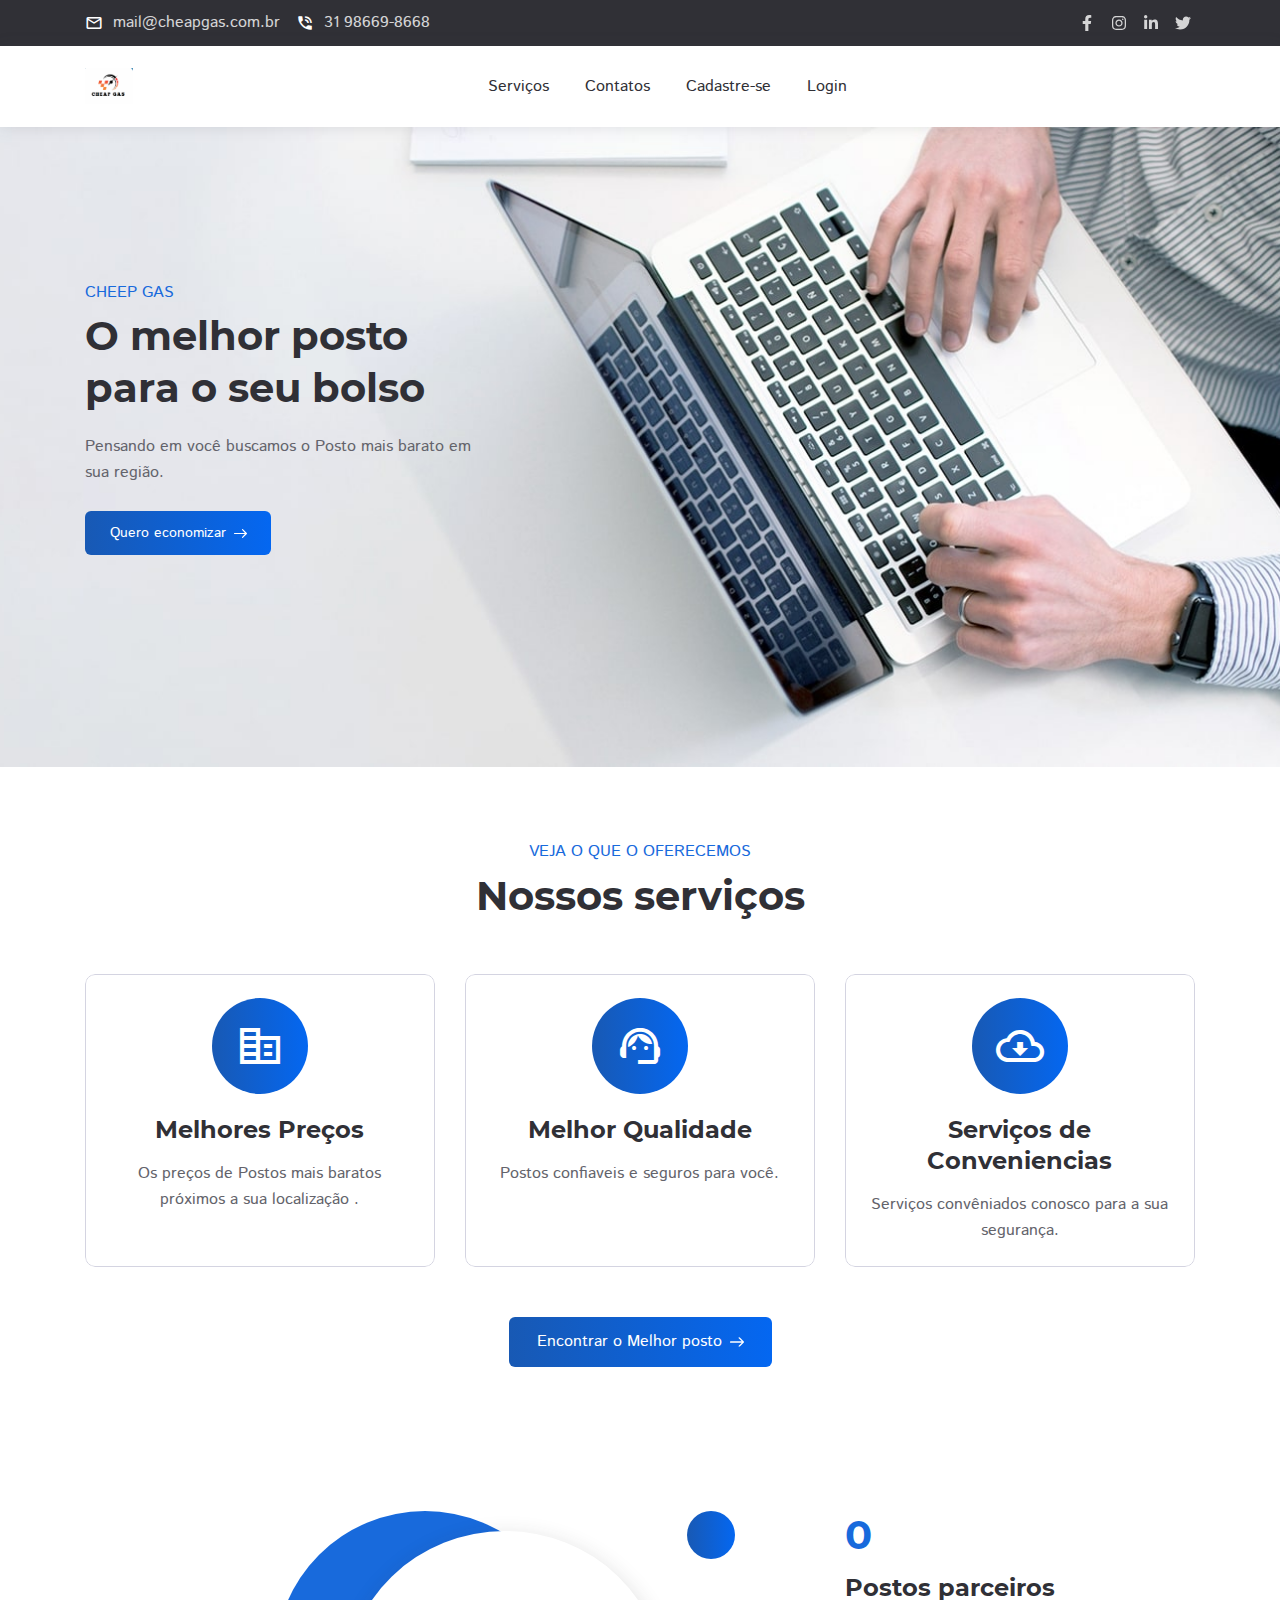
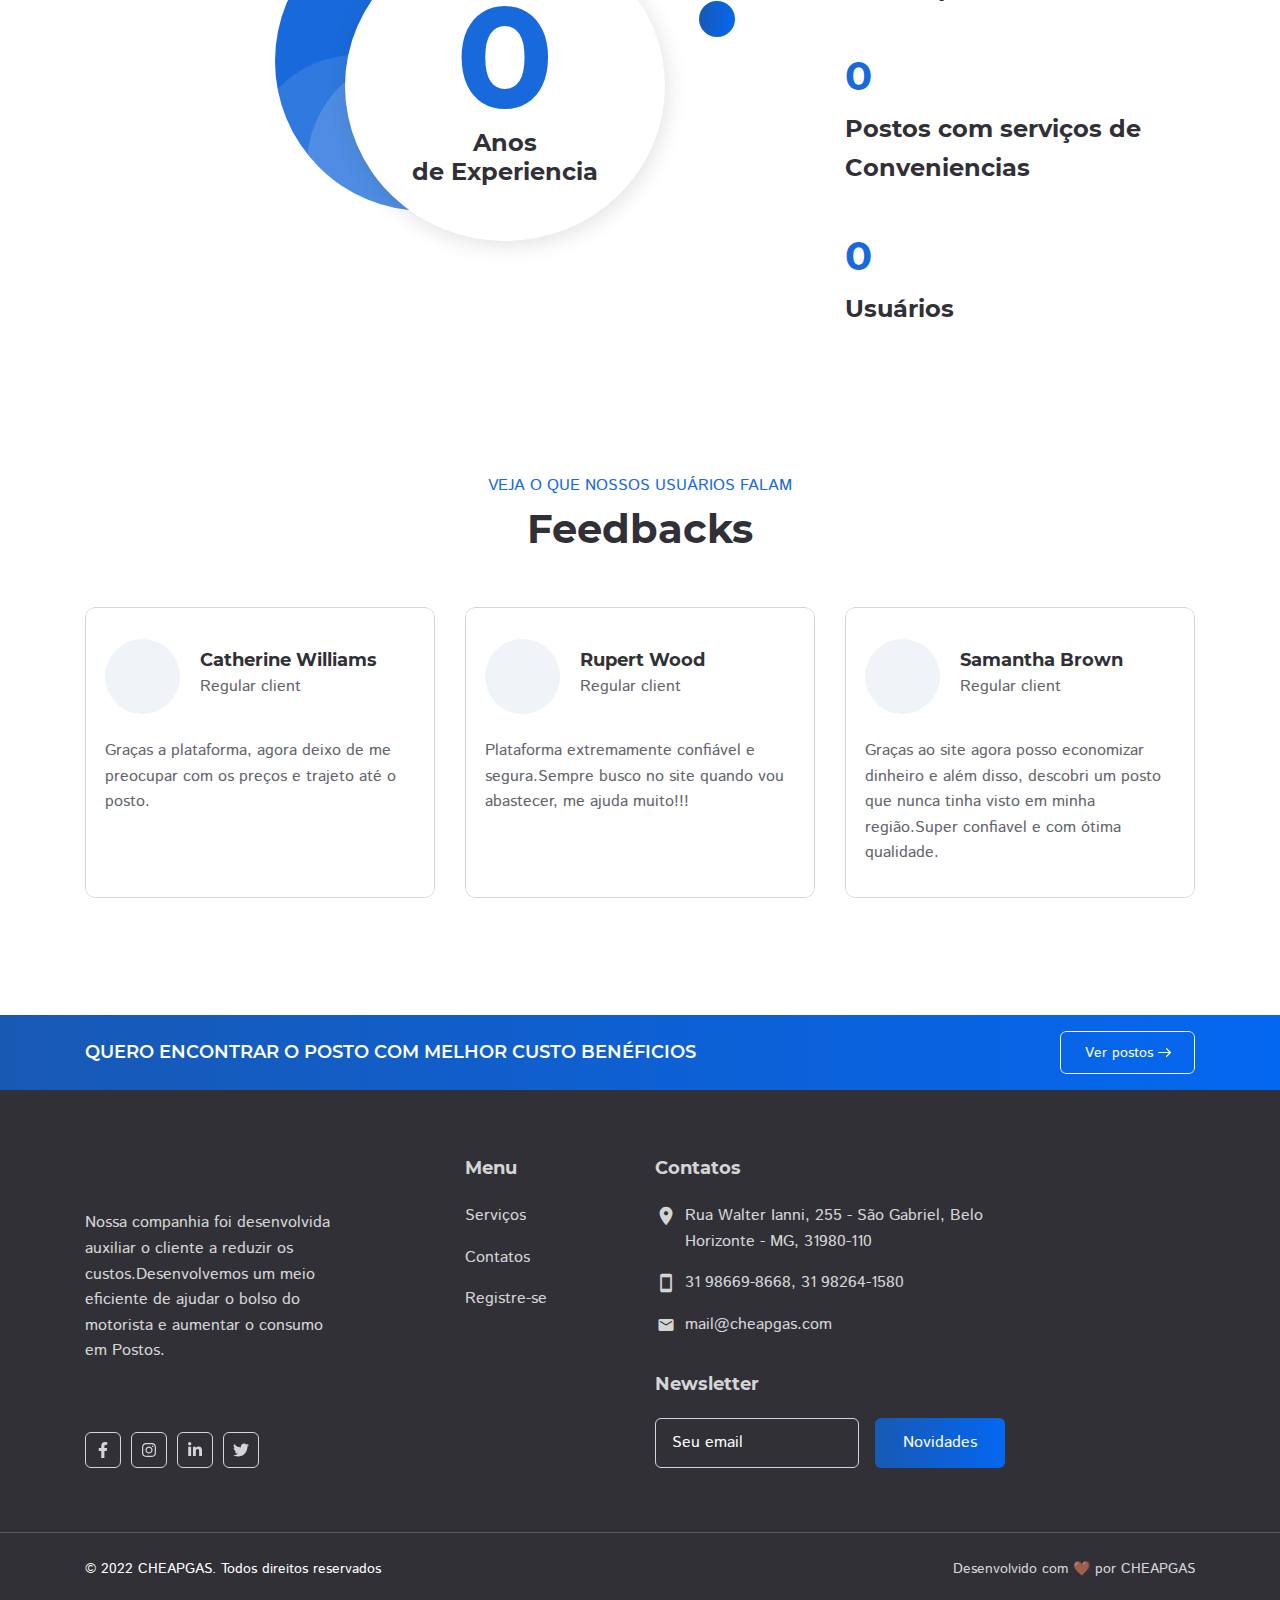
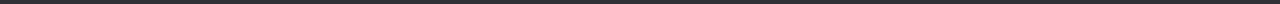
<file: código/index.html>
<!DOCTYPE html><html lang="en">

<head>

    <meta charset="utf-8">

    <title> Cheap Gas </title>
		
	
    <meta name="description" content="Description">
    <meta http-equiv="X-UA-Compatible" content="IE=edge">
    <meta name="viewport" content="width=device-width, initial-scale=1, maximum-scale=2">
        
    <link rel="icon" href="assets/img/favicon/favicon.ico" type="image/x-icon"> 

    <link rel="stylesheet" href="assets/css/libs.css">

    <link rel="stylesheet" href="assets/css/style.css">
    


    
    <link rel="preload" href="assets/fonts/istok-web-v15-latin/istok-web-v15-latin-regular.woff2" as="font" type="font/woff2" crossorigin>
<link rel="preload" href="assets/fonts/istok-web-v15-latin/istok-web-v15-latin-700.woff2" as="font" type="font/woff2" crossorigin>
<link rel="preload" href="assets/fonts/montserrat-v15-latin/montserrat-v15-latin-700.woff2" as="font" type="font/woff2" crossorigin>
<link rel="preload" href="assets/fonts/montserrat-v15-latin/montserrat-v15-latin-600.woff2" as="font" type="font/woff2" crossorigin>

<link rel="preload" href="assets/fonts/material-icons/material-icons.woff2" as="font" type="font/woff2" crossorigin>
<link rel="preload" href="assets/fonts/material-icons/material-icons-outlined.woff2" as="font" type="font/woff2" crossorigin>

</head>

<body>

	<main class="main">
		
		<div class="main-inner">

			<!-- Begin mobile main menu -->
<nav class="mmm">
    <div class="mmm-content">
        <ul class="mmm-list">
            <li><a href="registrar.html">Registrar</a></li>
            <li><a href="login.html">Login</a></li>
            <li><a href="#servico">Serviços</a></li>
            
            <li><a href="#contato">Contatos</a></li>
            


        </ul>
    </div>
   
</nav><!-- End mobile main menu -->



<!-- Begin header -->
<header class="header">
    <!-- Begin header top -->
    <nav class="header-top">
        <div class="container">
            <div class="row align-items-center justify-content-between">
                <div class="col-auto">
                    <!-- Begin header top info -->
                    <ul class="header-top-info">
                        <li>
                            <a href="mailto:mail@example.com">
                                <i class="material-icons md-18">mail_outline</i>
                                <span>mail@cheapgas.com.br</span>
                            </a>
                        </li>
                        <li>
                            <a href="mailto:mail@example.com" class="formingHrefTel">
                                <i class="material-icons md-18">phone_in_talk</i>
                                <span>31 98669-8668</span>
                            </a>
                        </li>
                    </ul><!-- Ennd header top info -->
                </div>
                <div class="col-auto">
                    <div class="header-top-links">
                        <!-- Begin social links -->
                        <ul class="social-links">
                            <li>
                                <a href="#!" title="Facebook">
                                    <svg viewBox="0 0 320 512"><use xlink:href="assets/img/sprite.svg#facebook-icon"></use></svg>
                                </a>
                            </li>
                            <li>
                                <a href="#!" title="Instagram">
                                    <svg viewBox="0 0 448 512"><use xlink:href="assets/img/sprite.svg#instagram-icon"></use></svg>
                                </a>
                            </li>
                            <li>
                                <a href="#!" title="LinkedIn">
                                    <svg viewBox="0 0 448 512"><use xlink:href="assets/img/sprite.svg#linkedin-icon"></use></svg>
                                </a>
                            </li>
                            <li>
                                <a href="#!" title="Twitter">
                                    <svg viewBox="0 0 512 512"><use xlink:href="assets/img/sprite.svg#twitter-icon"></use></svg>
                                </a>
                            </li>
                        </ul><!-- End social links -->
                    </div>
                </div>
            </div>
        </div>
    </nav><!-- End header top -->
    <!-- Begin header fixed -->
    <nav class="header-fixed">
        <div class="container">
            <div class="row flex-nowrap align-items-center justify-content-between">
                <div class="col-auto d-block d-lg-none header-fixed-col">
                    <div class="main-mnu-btn">
                        <span class="bar bar-1"></span>
                        <span class="bar bar-2"></span>
                        <span class="bar bar-3"></span>
                        <span class="bar bar-4"></span>
                    </div>
                </div>
                <div class="col-auto header-fixed-col">
                    <!-- Begin logo -->
                    <a href="/" class="logo" title="CheapGas">
                        <img src="assets/img/logo.png" width="115" height="36" alt="CheapGas">
                    </a><!-- End logo -->
                </div>
                <div class="col-auto header-fixed-col d-none d-lg-block col-static">
                    <!-- Begin main menu -->
<nav class="main-mnu">
    <ul class="main-mnu-list">
        <li><a href="#servico" data-title="Serviços"><span>Serviços</span></a></li>
        
        <li><a href="#contato" data-title="Contatos"><span>Contatos</span></a></li> 
        <li><a href="registrar.html" data-title="Cadastre-se"><span>Cadastre-se</span></a></li>
        <li><a href="login.html" data-title="Login"><span>Login</span></a></li>


    </ul>
</nav><!-- End main menu -->
                </div>
                <div class="col-auto header-fixed-col col-static">
                    <!-- Begin header actions -->
                    <ul class="header-actions">
                       
                        <li class="d-block d-lg-none">
                            <div class="header-navbar">
                                <div class="header-navbar-btn">
                                    <i class="material-icons md-24">more_vert</i>
                                </div>
                                <ul class="header-navbar-content">
                                    <li>
                                        <a href="mailto:mail@example.com">
                                            <i class="material-icons md-20">mail_outline</i>
                                            <span>mail@example.com</span>
                                        </a>
                                    </li>
                                    <li>
                                        <a href="mailto:mail@example.com" class="formingHrefTel">
                                            <i class="material-icons md-20">support_agent</i>
                                            <span>1-888-777-1234</span>
                                        </a>
                                    </li>
                                    <li>
                                        <!-- Begin social links -->
                                        <ul class="social-links">
                                            <li>
                                                <a href="#!" title="Facebook">
                                                    <svg viewBox="0 0 320 512"><use xlink:href="assets/img/sprite.svg#facebook-icon"></use></svg>
                                                </a>
                                            </li>
                                            <li>
                                                <a href="#!" title="Instagram">
                                                    <svg viewBox="0 0 448 512"><use xlink:href="assets/img/sprite.svg#instagram-icon"></use></svg>
                                                </a>
                                            </li>
                                            <li>
                                                <a href="#!" title="LinkedIn">
                                                    <svg viewBox="0 0 448 512"><use xlink:href="assets/img/sprite.svg#linkedin-icon"></use></svg>
                                                </a>
                                            </li>
                                            <li>
                                                <a href="#!" title="Twitter">
                                                    <svg viewBox="0 0 512 512"><use xlink:href="assets/img/sprite.svg#twitter-icon"></use></svg>
                                                </a>
                                            </li>
                                        </ul><!-- End social links -->
                                    </li>
                                </ul>
                            </div>
                        </li><!-- End header navbar -->
                    </ul><!-- End header actions -->
                </div>
            </div>
        </div>
    </nav><!-- End header fixed -->
</header><!-- End header -->

			<!-- Begin intro -->
<div class="section-bgc intro">
    <div class="intro-slider">
        <div class="intro-item" style="background-image: url(assets/img/intro-img1.jpg);">
            <div class="container">
                <div class="row">
                    <div class="col">
                        <div class="intro-content">
                            <div class="section-heading shm-none">
                                <div class="section-subheading">Cheep Gas</div>
                                <h1>O melhor posto<br> para o seu bolso</h1>
                                <p class="section-desc">Pensando em você buscamos o Posto mais barato em sua região.</p>
                            </div>
                            <div class="wrap-btn intro-btns">
                                <a href="registrar.html" class="btn btn-with-icon btn-small ripple">
                                    <span>Quero economizar</span>
                                    <svg class="btn-icon-right" viewBox="0 0 13 9" width="13" height="9"><use xlink:href="assets/img/sprite.svg#arrow-right"></use></svg>
                                </a>
                                
                            </div>
                        </div>
                    </div>
                </div>
            </div>
        </div>
    </div>
</div><!-- End intro -->

			<!-- Begin services -->
<section class="section services">
    <div class="container">
        <div class="row">
            <div class="col-12" id="servico">
                <div class="section-heading heading-center">
                    <div class="section-subheading"> Veja o que o oferecemos</div>
                    <h2>Nossos serviços</h2>
                </div> 
            </div>
            <div class="col-lg-4 col-md-6 col-12 item">
                <a href="single-services.html" class="iitem item-style">
                    <div class="iitem-icon">
                        <i class="material-icons material-icons-outlined md-48">corporate_fare</i>
                    </div>
                    <div class="iitem-icon-bg">
                        <i class="material-icons material-icons-outlined">corporate_fare</i>
                    </div>
                    <h3 class="iitem-heading item-heading-large">Melhores Preços</h3>
                    <div class="iitem-desc">Os preços de Postos mais baratos próximos a sua localização .</div>
                </a>
            </div>
            <div class="col-lg-4 col-md-6 col-12 item">
                <a href="single-services.html" class="iitem item-style">
                    <div class="iitem-icon">
                        <i class="material-icons material-icons-outlined md-48">support_agent</i>
                    </div>
                    <div class="iitem-icon-bg">
                        <i class="material-icons material-icons-outlined">support_agent</i>
                    </div>
                    <h3 class="iitem-heading item-heading-large">Melhor Qualidade</h3>
                    <div class="iitem-desc">Postos confiaveis e seguros para você.</div>
                </a>
            </div>
            <div class="col-lg-4 col-md-12 col-12 item">
                <a href="single-services.html" class="iitem item-style">
                    <div class="iitem-icon">
                        <i class="material-icons material-icons-outlined md-48">cloud_download</i>
                    </div>
                    <div class="iitem-icon-bg">
                        <i class="material-icons material-icons-outlined">cloud_download</i>
                        
                    </div>
                    
                    <h3 class="iitem-heading item-heading-large">Serviços de Conveniencias</h3>
                    <div class="iitem-desc">Serviços convêniados conosco para a sua segurança.
                        
                    </div>
                    
                </a>
            </div>
            <div class="col-12">
                <div class="section-btns justify-content-center">
                    <a href="registrar.html" class="btn btn-with-icon btn-w240 ripple">
                        <span>Encontrar o Melhor posto </span>
                        <svg class="btn-icon-right" viewBox="0 0 13 9" width="13" height="9"><use xlink:href="assets/img/sprite.svg#arrow-right"></use></svg>
                    </a>
                </div>
            </div>
        </div>
    </div>
</section><!-- End services -->



			<!-- Begin counter section -->
<section class="section">
    <div class="container">
        <div class="row spincrement-container">
            <div class="col-xl-5 offset-xl-2 col-lg-6 offset-lg-1 col-12">
                <div class="main-counter">
                    <div class="main-counter-item">
                        <div class="main-counter-item-center">
                            <div>
                                <div class="main-counter-numb spincrement" data-from="0" data-to="2">0</div>
                                <div class="main-counter-heading">Anos <br> de Experiencia</div>
                            </div>
                        </div>
                        <div class="main-counter-item-circ"></div>
                    </div>
                </div>
            </div>
            <div class="col-xl-4 offset-xl-1 col-lg-3 offset-lg-1 col-12 counter-items items">
                <div class="counter-item item">
                    <div class="counter-item-numb"><span class="spincrement" data-from="0"  data-to="520">0</span></div>
                    <p class="counter-item-heading">Postos parceiros</p>
                </div>
                <div class="counter-item item">
                    <div class="counter-item-numb spincrement" data-from="0" data-to="40">0</div>
                    <p class="counter-item-heading">Postos com serviços de Conveniencias</p>
                </div>
                <div class="counter-item item">
                    <div class="counter-item-numb spincrement" data-from="0" data-to="1600">0</div>
                    <p class="counter-item-heading">Usuários</p>
                </div>
            </div>
        </div>
    </div>
</section><!-- End counter section -->  
           
<section class="section">
    <div class="container">
        <div class="row">
            <div class="col-12">
                <div class="section-heading heading-center">
                    <div class="section-subheading">Veja o que nossos usuários falam</div>
                    <h2>Feedbacks</h2>
                </div> 
            </div>
            <div class="col-lg-4 col-md-6 col-12 item">
                <!-- Begin reviews item -->
                <div class="reviews-item item-style">
                    <div class="reviews-item-header">
                        <div class="reviews-item-img">
                            <img data-src="assets/img/auth-img-1.jpg" class="lazy" src="[data-uri]" alt="">
                        </div>
                        <div class="reviews-item-info">
                            <h4 class="reviews-item-name item-heading">Catherine Williams</h4>
                            <div class="reviews-item-position">Regular client</div>
                        </div>
                    </div>
                    <div class="reviews-item-text">
                        <p>Graças a plataforma, agora deixo de me preocupar com os preços e trajeto até o posto.</p>
                    </div>
                </div><!-- End reviews item -->
            </div>
            <div class="col-lg-4 col-md-6 col-12 item">
                <!-- Begin reviews item -->
                <div class="reviews-item item-style">
                    <div class="reviews-item-header">
                        <div class="reviews-item-img">
                            <img data-src="assets/img/auth-img-2.jpg" class="lazy" src="[data-uri]" alt="">
                        </div>
                        <div class="reviews-item-info">
                            <h4 class="reviews-item-name item-heading">Rupert Wood</h4>
                            <div class="reviews-item-position">Regular client</div>
                        </div>
                    </div>
                    <div class="reviews-item-text">
                        <p>Plataforma extremamente confiável e segura.Sempre busco no site quando vou abastecer, me ajuda muito!!!</p>
                    </div>
                </div><!-- End reviews item -->
            </div>
            <div class="col-lg-4 col-md-12 col-12 item">
                <!-- Begin reviews item -->
                <div class="reviews-item item-style">
                    <div class="reviews-item-header">
                        <div class="reviews-item-img">
                            <img data-src="assets/img/auth-img-3.jpg" class="lazy" src="[data-uri]" alt="">
                        </div>
                        <div class="reviews-item-info">
                            <h4 class="reviews-item-name item-heading">Samantha Brown</h4>
                            <div class="reviews-item-position">Regular client</div>
                        </div>
                    </div>
                    <div class="reviews-item-text">
                        <p>Graças ao site agora posso economizar dinheiro e além disso, descobri um posto que nunca tinha visto em minha região.Super confiavel e com ótima qualidade.</p>
                    </div>
                </div><!-- End reviews item -->
            </div>
        </div>
    </div>
</section><!-- End reviews -->

			<!-- Begin latest news -->

		</div>

		<a class="bff d-none d-md-block" href="registrar.html">
    <div class="container">
        <div class="row">
            <div class="col">
                <div class="bff-container">
                    <p>Quero encontrar o posto com melhor custo  benéficios</p>
                    <div class="btn btn-border btn-small">
                        <span href="registrar.html">Ver postos</span>
                        <svg class="btn-icon-right" viewBox="0 0 13 9" width="13" height="9"><use xlink:href="assets/img/sprite.svg#arrow-right"></use></svg>
                    </div>
                </div>
            </div>
        </div>
    </div>
</a>

<!-- Begin footer -->
<footer class="footer">
    <div class="footer-main">
        <div class="container">
            <div class="row items">
                <div class="col-xl-3 col-lg-3 col-md-5 col-12 item">
                    <!-- Begin company info -->
                    <div class="footer-company-info">
                        <div class="footer-company-top">
                            <a href="/" class="logo" title="CheapGas">
                                <img data-src="assets/img/logo.png" width="115" height="36" class="lazy" src="[data-uri]" alt="CheapGas">
                            </a>
                            <div class="footer-company-desc">
                                <p>Nossa companhia foi desenvolvida auxiliar o cliente a reduzir os custos.Desenvolvemos um meio eficiente de ajudar o bolso do motorista e aumentar o consumo em Postos.</p>
                            </div>
                        </div>
                        <ul class="footer-social-links">
                            <li>
                                <a href="#!" title="Facebook">
                                    <svg viewBox="0 0 320 512">
                                        <use xlink:href="assets/img/sprite.svg#facebook-icon"></use>
                                    </svg>
                                </a>
                            </li>
                            <li>
                                <a href="#!" title="Instagram">
                                    <svg viewBox="0 0 448 512">
                                        <use xlink:href="assets/img/sprite.svg#instagram-icon"></use>
                                    </svg>
                                </a>
                            </li>
                            <li>
                                <a href="#!" title="LinkedIn">
                                    <svg viewBox="0 0 448 512">
                                        <use xlink:href="assets/img/sprite.svg#linkedin-icon"></use>
                                    </svg>
                                </a>
                            </li>
                            <li>
                                <a href="#!" title="Twitter">
                                    <svg viewBox="0 0 512 512">
                                        <use xlink:href="assets/img/sprite.svg#twitter-icon"></use>
                                    </svg>
                                </a>
                            </li>
                        </ul>
                    </div>
                    <!-- End company info -->
                </div>
                <div class="col-xl-2 offset-xl-1 col-md-3 col-5 col-lg-2 item">
                    <div class="footer-item">
                        <p class="footer-item-heading">Menu</p>
                        <nav class="footer-nav">
                            <ul class="footer-mnu">
                                <li><a href="#servico" class="hover-link" data-title="Services"><span>Serviços</span></a></li>
                               
                                <li><a href="#contato" class="hover-link" data-title="Contact Us"><span>Contatos</span></a></li>
                                <li><a href="registrar.html" class="hover-link" data-title="Contact Us"><span>Registre-se</span></a></li>

                            </ul>
                        </nav>
                    </div>
                </div>
                
                <div class="col-xs-4 col-lg-4 col-12 item">
                    <div class="footer-item" id="contato">
                        <p class="footer-item-heading">Contatos</p>
                        <ul class="footer-contacts">
                            <li>
                                <i class="material-icons md-22">location_on</i>
                                <div class="footer-contact-info">
                                    Rua Walter Ianni, 255 - São Gabriel, Belo Horizonte - MG, 31980-110
                                </div>
                            </li>
                            <li>
                                <i class="material-icons md-22 footer-contact-tel">smartphone</i>
                                <div class="footer-contact-info">
                                    <a href="#!" class="formingHrefTel">31 98669-8668</a>, <a href="#!" class="formingHrefTel">31 98264-1580</a>
                                </div>
                            </li>
                            <li>
                                <i class="material-icons md-22 footer-contact-email">email</i>
                                <div class="footer-contact-info">
                                    <a href="mailto:mail@example.com">mail@cheapgas.com</a>
                                </div>
                            </li>
                        </ul>
                    </div>
                    <div class="footer-item">
                        <p class="footer-item-heading">Newsletter</p>
                        <form action="#!" method="post" class="footer-subscribe">
                            <div class="form-field">
                                <label for="subscribe-email" class="form-field-label">Seu email</label>
                                <input type="email" class="form-field-input" name="Subscribe_email" value="" autocomplete="off" required="required" id="subscribe-email">
                            </div>
                            <div class="form-btn">
                                <button type="submit" class="btn ripple"><span>Novidades </span></button>
                            </div>
                        </form>
                    </div>
                </div>
            </div>
        </div>
    </div>
    <div class="footer-bottom">
        <div class="container">
            <div class="row justify-content-between items">
                <div class="col-md-auto col-12 item">
                    <nav class="footer-links">
                        <ul>
                            <li>©  2022 CHEAPGAS. Todos direitos reservados</li>
                            
                        </ul>
                    </nav>
                </div>
                <div class="col-md-auto col-12 item">
                    <div class="copyright">Desenvolvido com 🤎 por CHEAPGAS</div>

                </div>
            </div>
        </div>
    </div>
</footer><!-- End footer -->

	</main><!-- End main -->

	<script src="assets/libs/jquery/jquery.min.js"></script>
<script src="assets/libs/lozad/lozad.min.js"></script>
<script src="assets/libs/device/device.js"></script>
<script src="assets/libs/ScrollToFixed/jquery-scrolltofixed-min.js"></script>
<script src="assets/libs/spincrement/jquery.spincrement.min.js"></script>
<script src="assets/libs/jquery-validation-1.19.3/jquery.validate.min.js"></script>
<script src="assets/js/custom.js"></script>
	
</body></html>
</file>
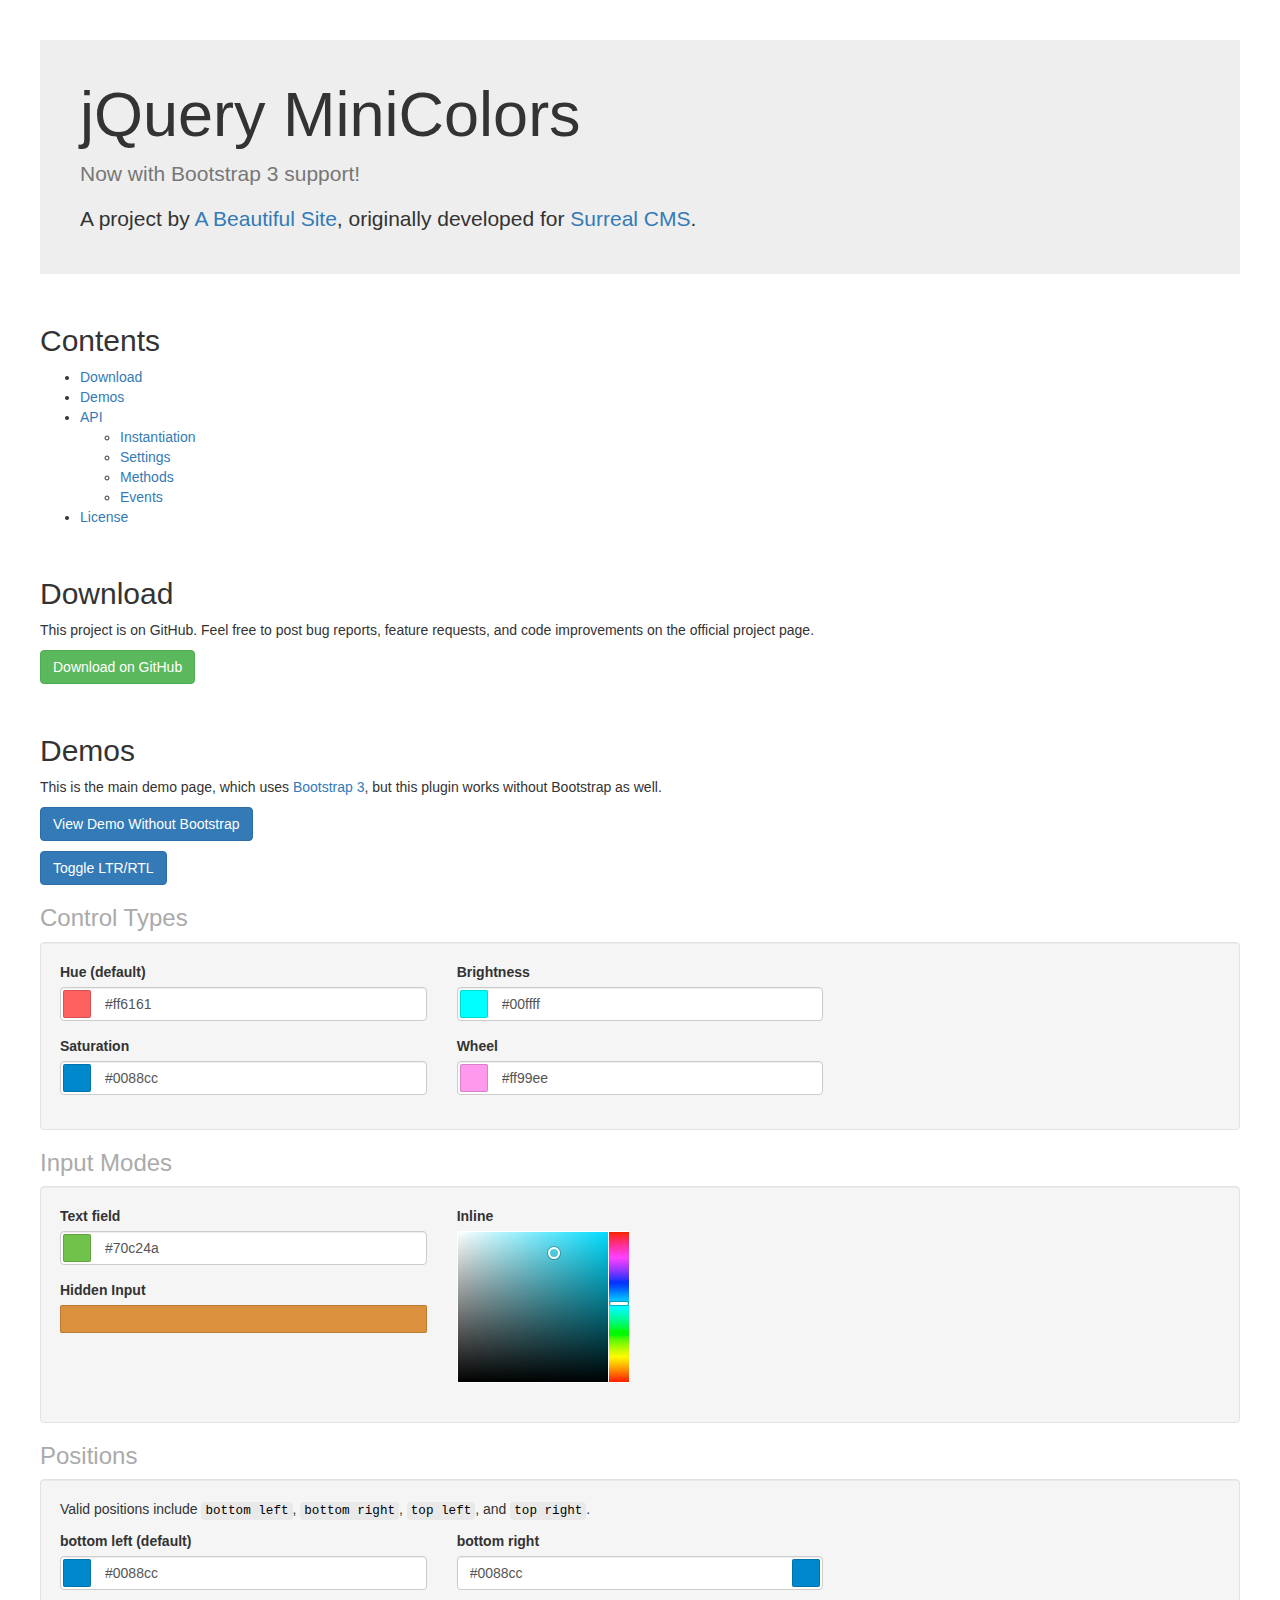
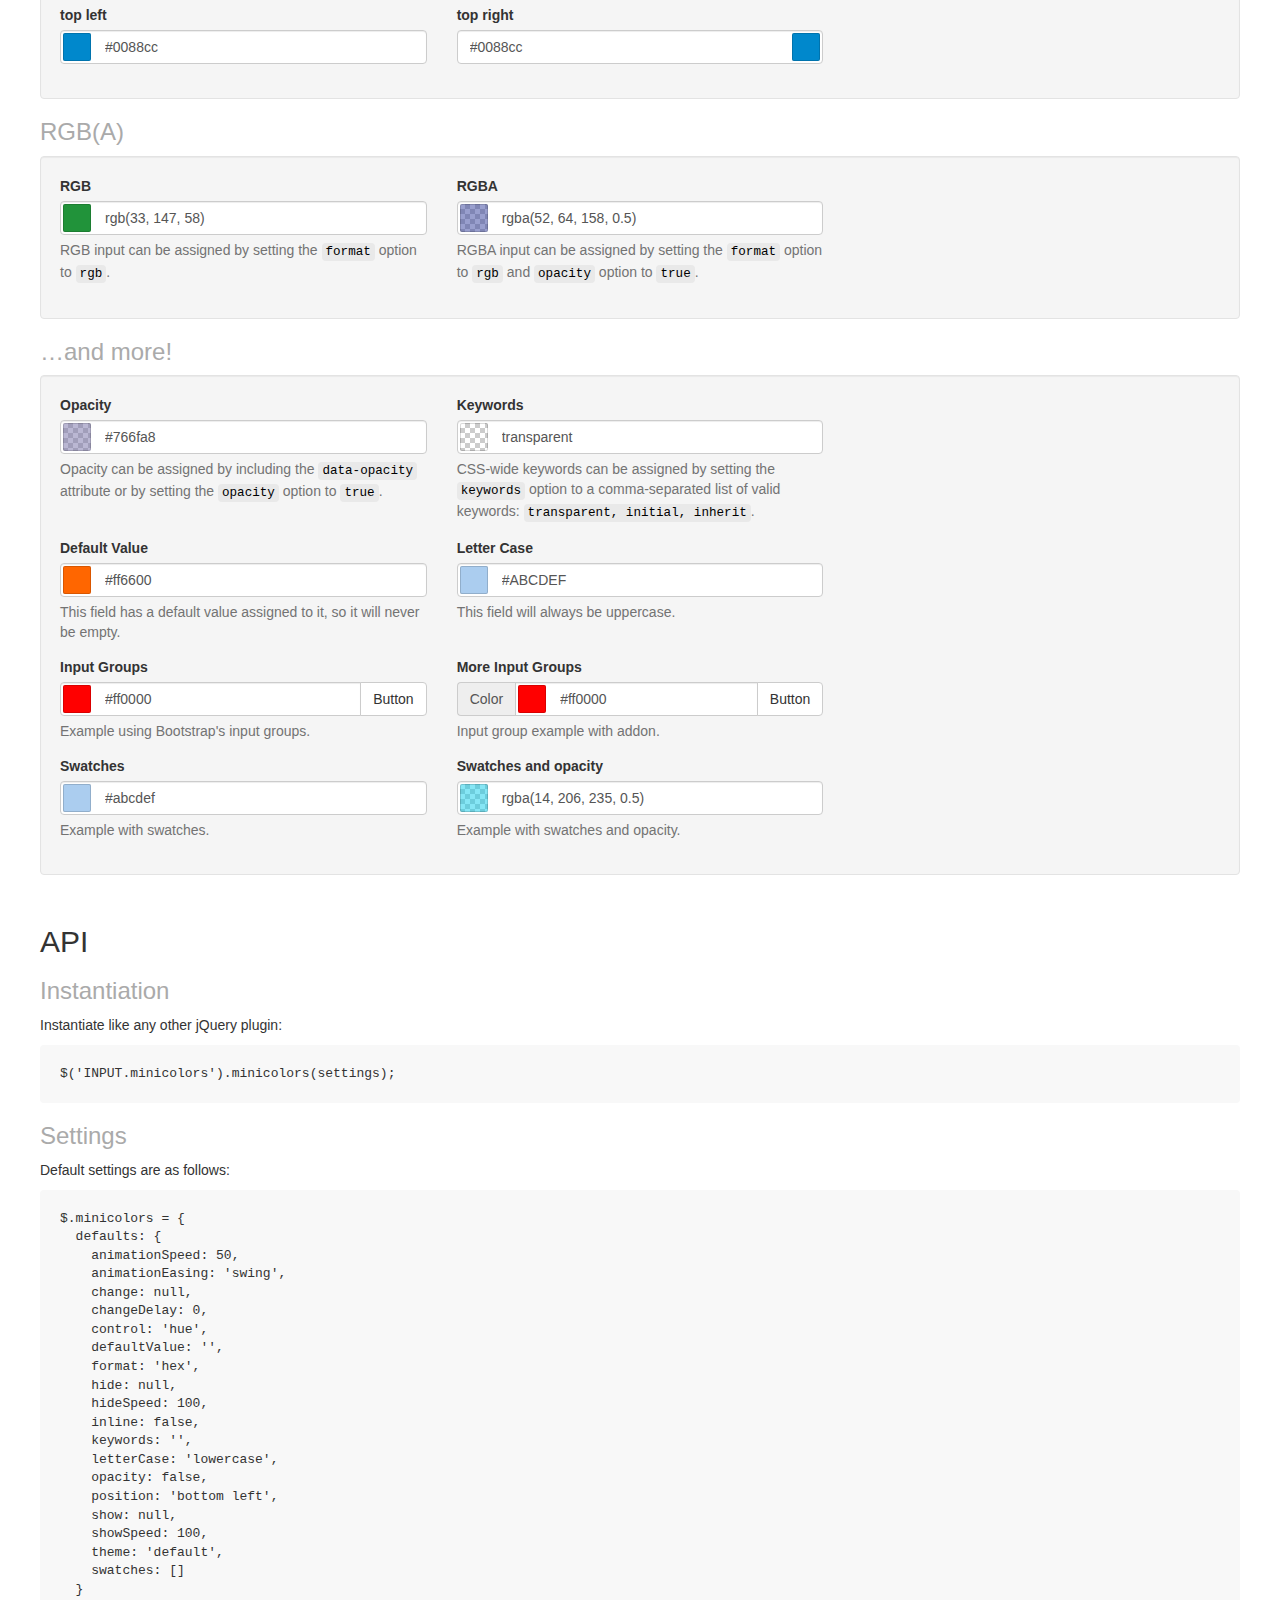
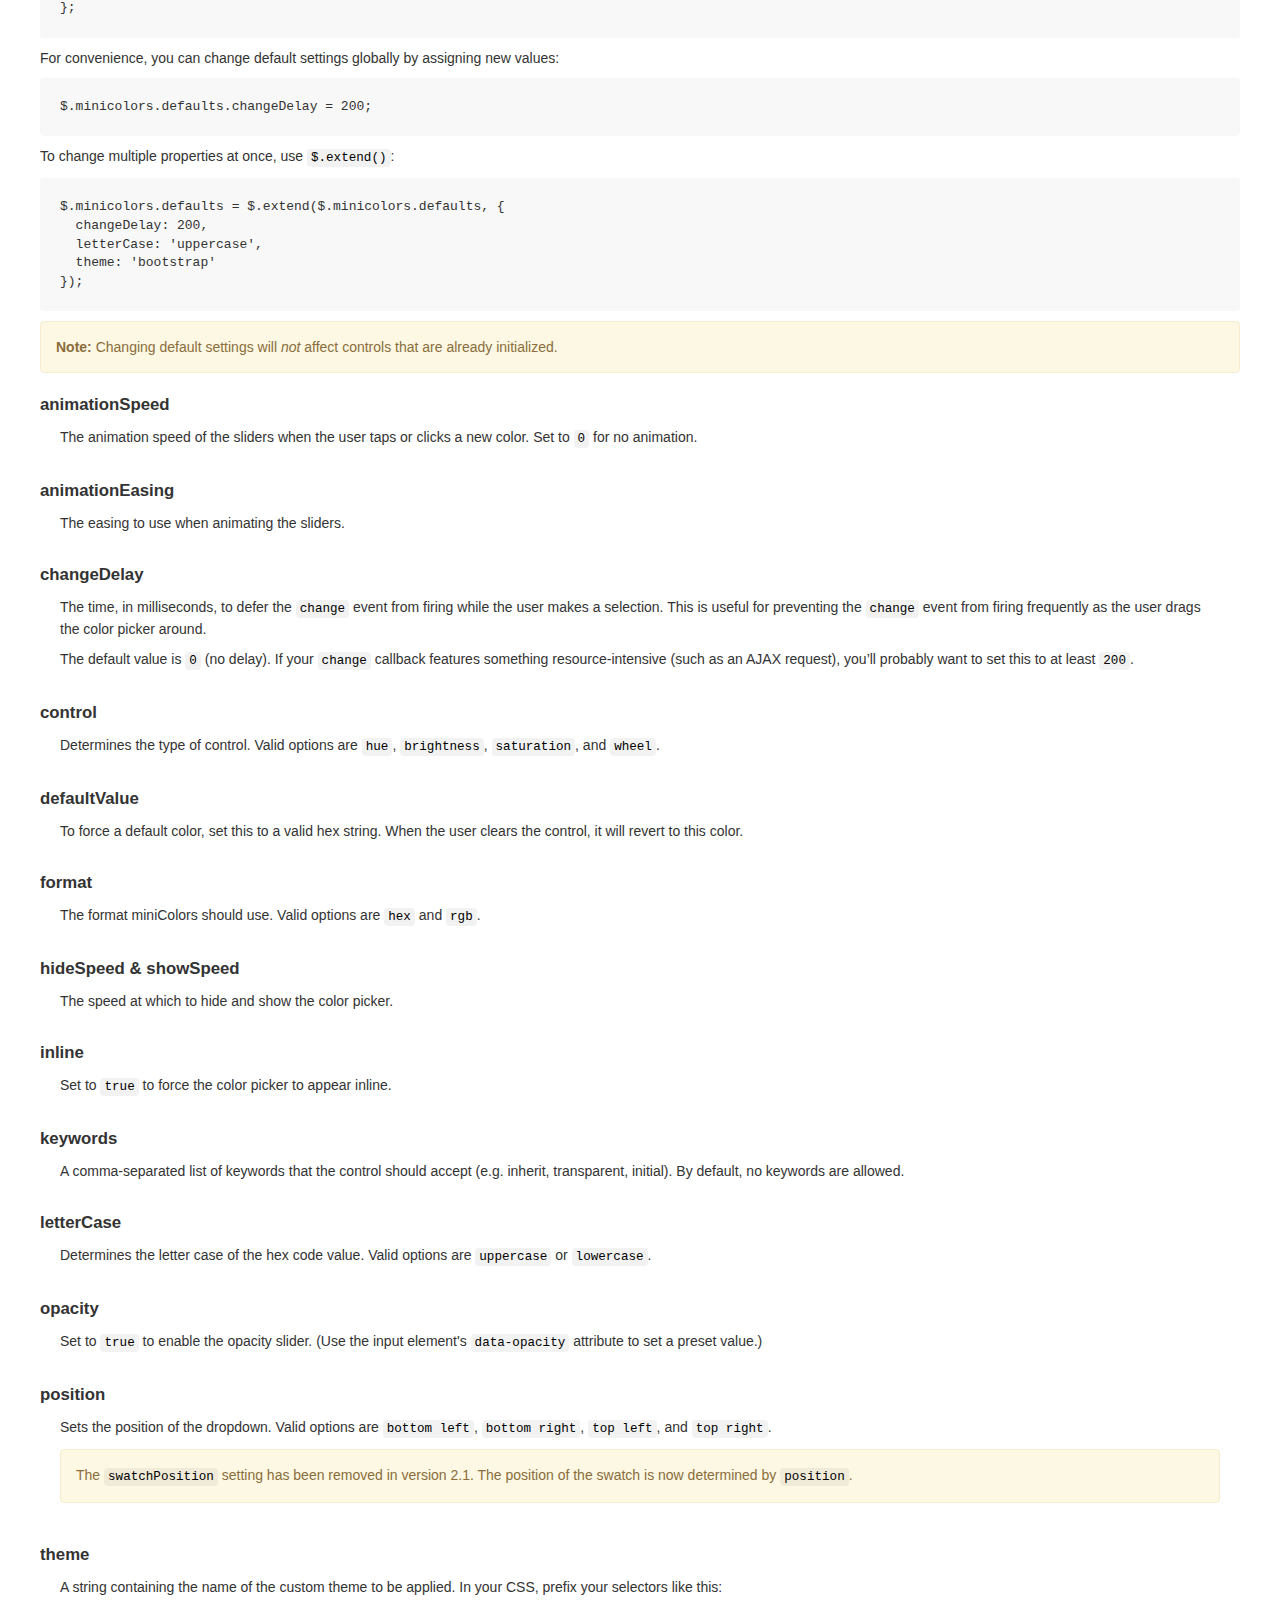
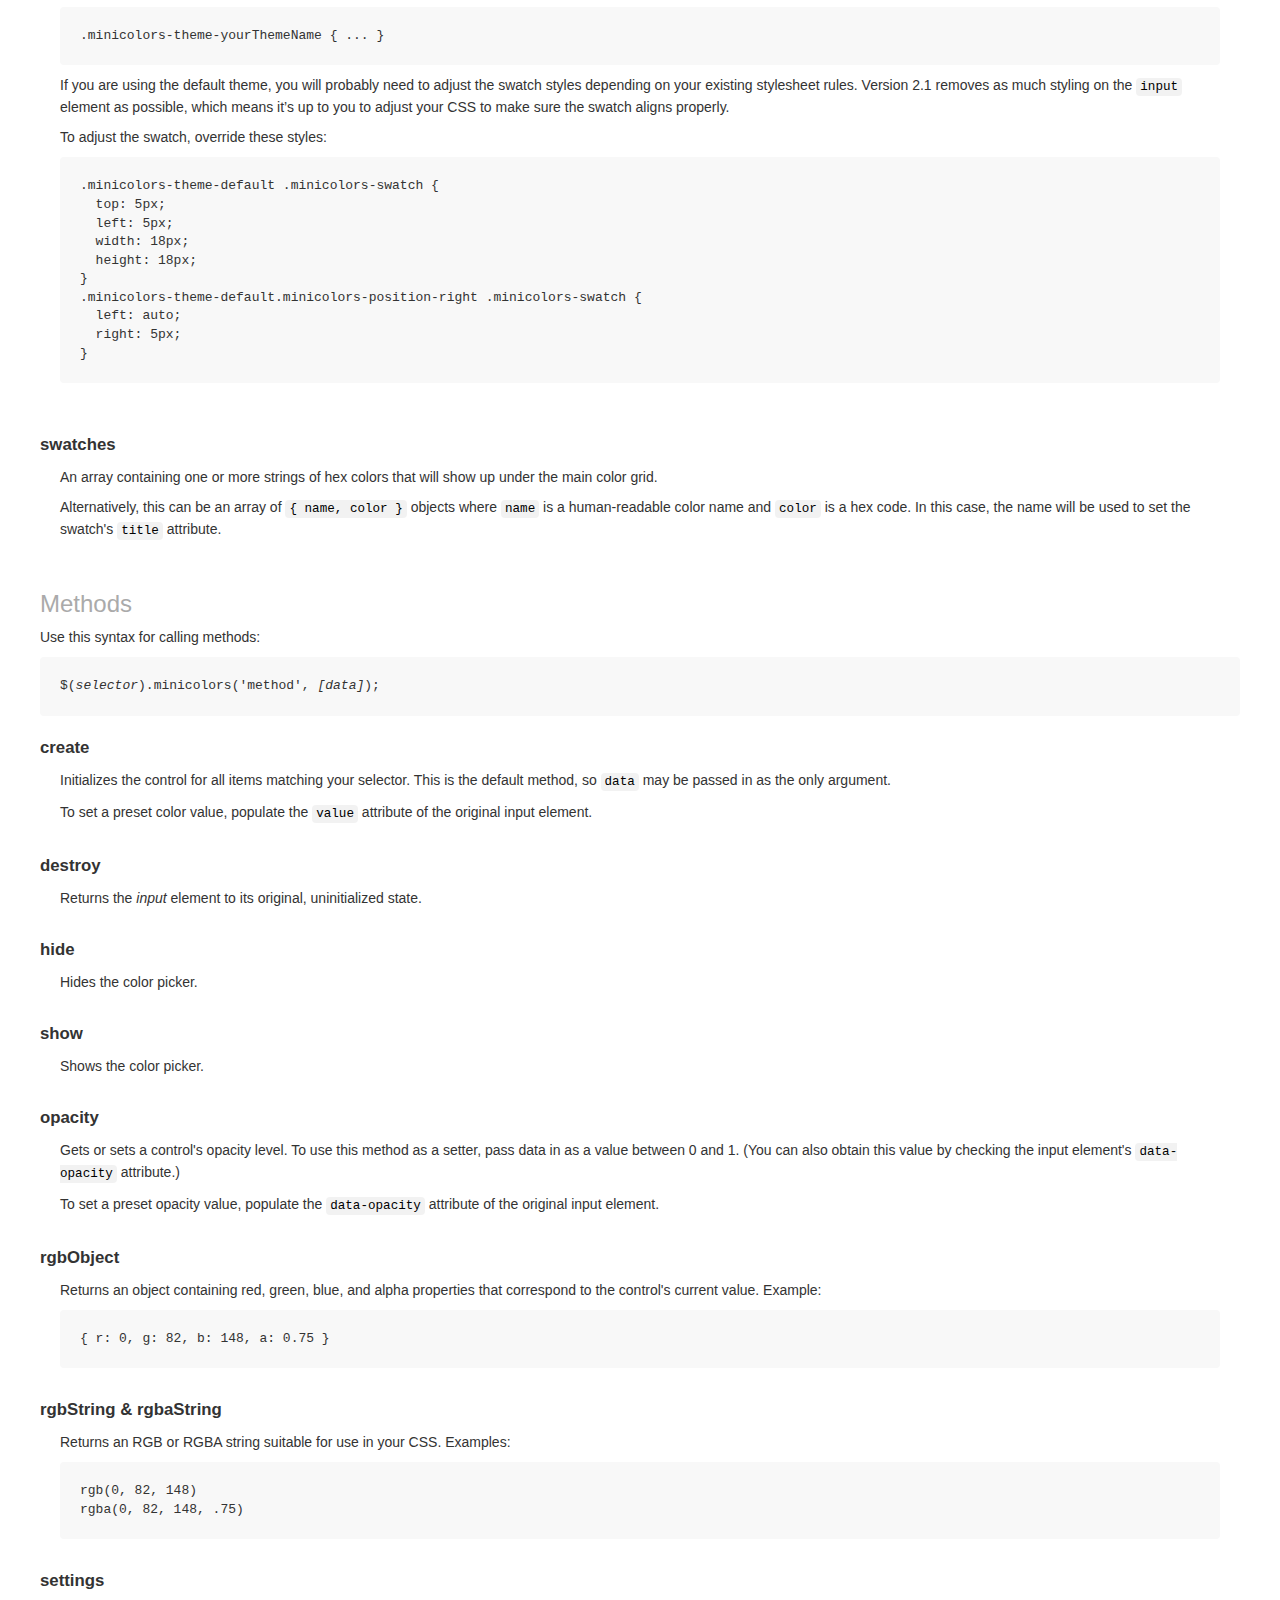
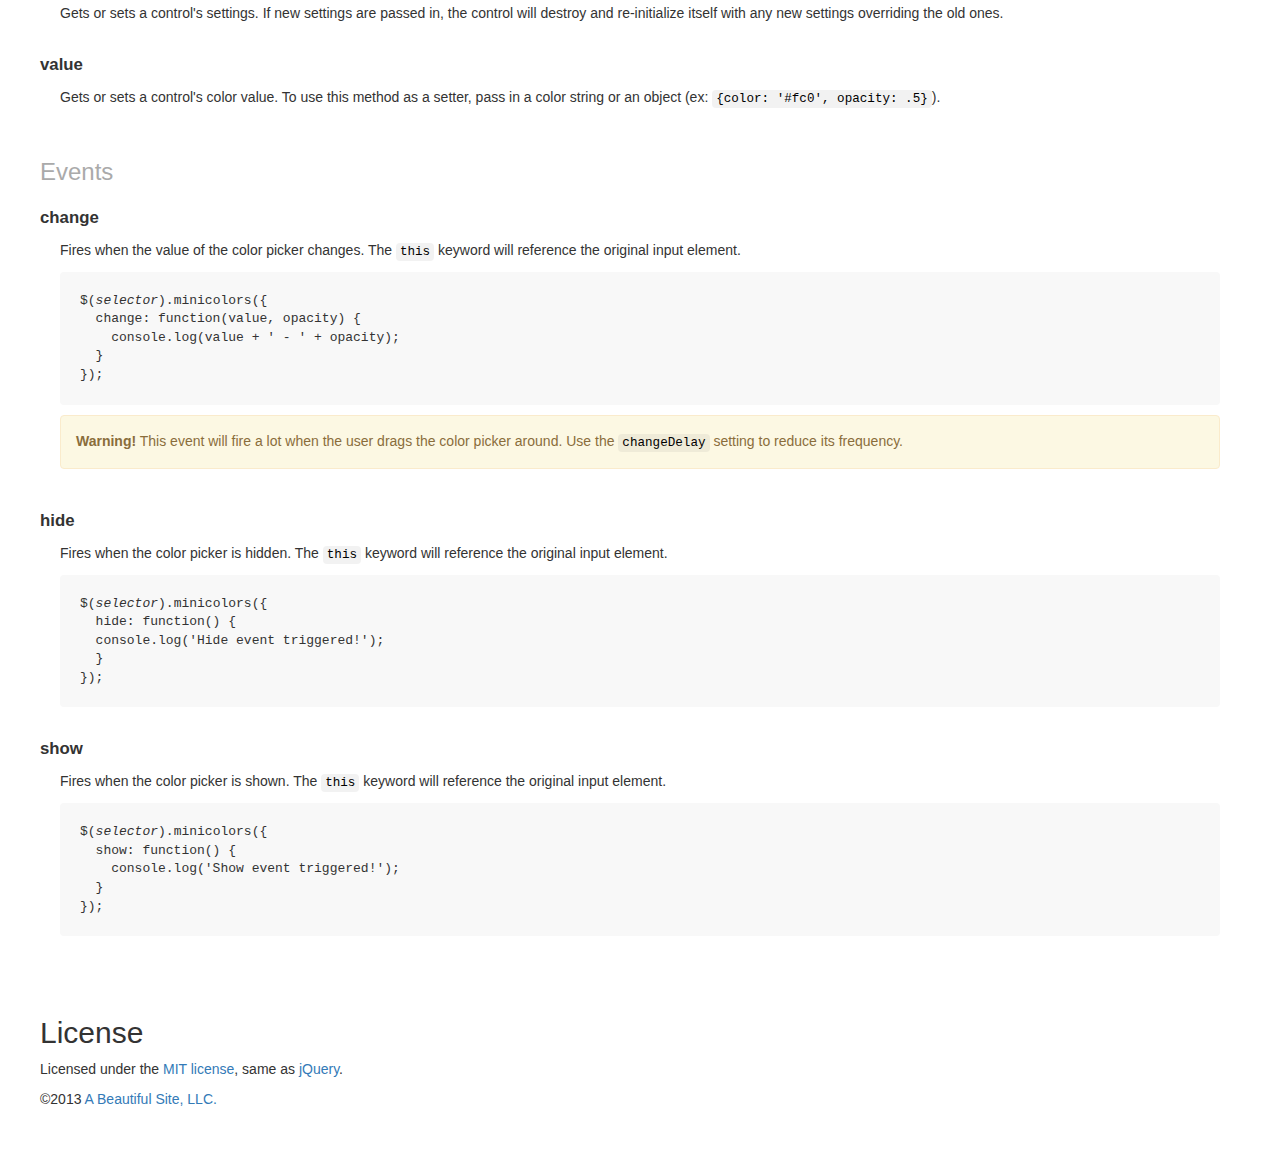
<file: código/assets/libs/jquery-minicolors-master/index.html>
<!DOCTYPE html>
<html>
<head>
  <title>jQuery MiniColors</title>
  <meta charset="utf-8">

  <!-- jQuery -->
  <script src="https://ajax.googleapis.com/ajax/libs/jquery/1.10.2/jquery.min.js"></script>

  <!-- Bootstrap 3 -->
  <link rel="stylesheet" href="https://netdna.bootstrapcdn.com/bootstrap/3.3.1/css/bootstrap.min.css">
  <script src="https://netdna.bootstrapcdn.com/bootstrap/3.3.1/js/bootstrap.min.js"></script>

  <!-- MiniColors -->
  <script src="jquery.minicolors.js"></script>
  <link rel="stylesheet" href="jquery.minicolors.css">

  <style>
    dl {
      margin: 20px 0;
    }
    dt {
      font-size: 120%;
    }
    dd {
      padding: 10px 20px 20px 20px;
    }
    dd:last-child {
      border-bottom: none;
    }
    code {
      color: black;
      border: none;
      background: rgba(128, 128, 128, .1);
    }
    [dir=rtl] code {
      direction: ltr;
    }
    pre {
      background: #f8f8f8;
      border: none;
      color: #333;
      padding: 20px;
    }
    [dir=rtl] pre {
      direction: ltr;
    }
    h2 {
      margin-top: 50px;
    }
    h3 {
      color: #aaa;
    }
    .jumbotron {
      padding: 40px;
    }
    .jumbotron h1 {
      margin-top: 0;
    }
    .jumbotron p:last-child {
      margin-bottom: 0;
    }
  </style>

  <script>
    $(document).ready( function() {

      $('.demo').each( function() {
        //
        // Dear reader, it's actually very easy to initialize MiniColors. For example:
        //
        //  $(selector).minicolors();
        //
        // The way I've done it below is just for the demo, so don't get confused
        // by it. Also, data- attributes aren't supported at this time...they're
        // only used for this demo.
        //
        $(this).minicolors({
          control: $(this).attr('data-control') || 'hue',
          defaultValue: $(this).attr('data-defaultValue') || '',
          format: $(this).attr('data-format') || 'hex',
          keywords: $(this).attr('data-keywords') || '',
          inline: $(this).attr('data-inline') === 'true',
          letterCase: $(this).attr('data-letterCase') || 'lowercase',
          opacity: $(this).attr('data-opacity'),
          position: $(this).attr('data-position') || 'bottom',
          swatches: $(this).attr('data-swatches') ? $(this).attr('data-swatches').split('|') : [],
          change: function(value, opacity) {
            if( !value ) return;
            if( opacity ) value += ', ' + opacity;
            if( typeof console === 'object' ) {
              console.log(value);
            }
          },
          theme: 'bootstrap'
        });

      });

    });
  </script>
</head>
<body>
  <div class="row" style="margin: 40px 40px;">
    <div class="col-12">

      <!-- Intro -->
      <div id="intro" class="jumbotron">
        <h1>jQuery MiniColors</h1>
        <p class="text-muted">
          Now with Bootstrap 3 support!
        </p>
        <p>
          A project by <a href="https://www.abeautifulsite.net/">A Beautiful Site</a>,
          originally developed for <a href="https://www.surrealcms.com/">Surreal CMS</a>.
        </p>
      </div>

      <!-- Contents -->
      <h2 id="contents">Contents</h2>
      <ul>
        <li><a href="#download">Download</a></li>
        <li><a href="#demos">Demos</a></li>
        <li><a href="#api">API</a>
          <ul>
            <li><a href="#instantiation">Instantiation</a></li>
            <li><a href="#settings">Settings</a></li>
            <li><a href="#methods">Methods</a></li>
            <li><a href="#events">Events</a></li>
          </ul>
        </li>
        <li><a href="#license">License</a></li>
      </ul>

      <!-- Download -->
      <h2 id="download">Download</h2>
      <p>
        This project is on GitHub. Feel free to post bug reports, feature requests, and code
        improvements on the official project page.
      </p>
      <p>
        <a href="https://github.com/claviska/jquery-minicolors" class="btn btn-success">Download on GitHub</a>
      </p>

      <!-- Demos -->
      <h2 id="demos">Demos</h2>
      <p>
        This is the main demo page, which uses <a href="https://getbootstrap.com/">Bootstrap 3</a>,
        but this plugin works without Bootstrap as well.
      </p>
      <p>
        <a href="without-bootstrap.html" class="btn btn-primary">View Demo Without Bootstrap</a>
      </p>
      <p>
        <a class="btn btn-primary" onclick="$(body).attr('dir')=='rtl'?$(body).removeAttr('dir'):$(body).attr('dir', 'rtl')">Toggle LTR/RTL</a>
      </p>

      <!-- Control types -->
      <h3>Control Types</h3>
      <div class="well">
        <div class="row">
          <div class="col-lg-4 col-sm-4 col-12">

            <div class="form-group">
              <label for="hue-demo">Hue (default)</label>
              <input type="text" id="hue-demo" class="form-control demo" data-control="hue" value="#ff6161">
            </div>
            <div class="form-group">
              <label for="saturation-demo">Saturation</label>
              <input type="text" id="saturation-demo" class="form-control demo" data-control="saturation" value="#0088cc">
            </div>
          </div>

          <div class="col-lg-4 col-sm-4 col-12">
            <div class="form-group">
              <label for="brightness-demo">Brightness</label>
              <input type="text" id="brightness-demo" class="form-control demo" data-control="brightness" value="#00ffff">
            </div>
            <div class="form-group">
              <label for="wheel-demo">Wheel</label>
              <input type="text" id="wheel-demo" class="form-control demo" data-control="wheel" value="#ff99ee">
            </div>
          </div>
        </div>
      </div>

      <!-- Input modes -->
      <h3>Input Modes</h3>
      <div class="well">
        <div class="row">
          <div class="col-lg-4 col-sm-4 col-12">
            <div class="form-group">
              <label for="text-field">Text field</label>
              <br>
              <input type="text" id="text-field" class="form-control demo" value="#70c24a">
            </div>
            <div class="form-group">
              <label for="hidden-input">Hidden Input</label>
              <br>
              <input type="hidden" id="hidden-input" class="demo" value="#db913d">
            </div>
          </div>
          <div class="col-lg-4 col-sm-4 col-12">
            <div class="form-group">
              <label for="inline">Inline</label>
              <br>
              <input type="text" id="inline" class="form-control demo" data-inline="true" value="#4fc8db">
            </div>
          </div>
        </div>
      </div>

      <!-- Positions -->
      <h3>Positions</h3>
      <div class="well">
        <p>
          Valid positions include <code>bottom left</code>, <code>bottom right</code>, <code>top
          left</code>, and <code>top right</code>.
        </p>
        <div class="row">
          <div class="col-lg-4 col-sm-4 col-12">
            <div class="form-group">
              <label for="position-bottom-left">bottom left (default)</label>
              <input type="text" id="position-bottom-left" class="form-control demo" data-position="bottom left" value="#0088cc">
            </div>
            <div class="form-group">
              <label for="position-top-left">top left</label>
              <input type="text" id="position-top-left" class="form-control demo" data-position="top left" value="#0088cc">
            </div>
          </div>
          <div class="col-lg-4 col-sm-4 col-12">
            <div class="form-group">
              <label for="position-bottom-right">bottom right</label>
              <input type="text" id="position-bottom-right" class="form-control demo" data-position="bottom right" value="#0088cc">
            </div>
            <div class="form-group">
              <label for="position-top-right">top right</label>
              <input type="text" id="position-top-right" class="form-control demo" data-position="top right" value="#0088cc">
            </div>
          </div>
          <div class="col-lg-4 col-sm-4 col-12">
          </div>
        </div>
      </div>

      <!-- RGB(A) -->
      <h3>RGB(A)</h3>
      <div class="well">
        <div class="row">
          <div class="col-lg-4 col-sm-4 col-12">
            <div class="form-group">
              <label for="rgb">RGB</label>
              <br>
              <input type="text" id="rgb" class="form-control demo" data-format="rgb" value="rgb(33, 147, 58)">
              <span class="help-block">
                RGB input can be assigned by setting the <code>format</code> option
                to <code>rgb</code>.
              </span>
            </div>
          </div>
          <div class="col-lg-4 col-sm-4 col-12">
            <div class="form-group">
              <label for="rgba">RGBA</label>
              <br>
              <input type="text" id="rgba" class="form-control demo" data-format="rgb" data-opacity=".5" value="rgba(52, 64, 158, 0.5)">
              <span class="help-block">
                RGBA input can be assigned by setting the <code>format</code>
                option to <code>rgb</code> and <code>opacity</code> option to
                <code>true</code>.
              </span>
            </div>
          </div>
        </div>
      </div>

      <!-- and more -->
      <h3>&hellip;and more!</h3>
      <div class="well">
        <div class="row">
          <div class="col-lg-4 col-sm-4 col-12">
            <div class="form-group">
              <label for="opacity">Opacity</label>
              <br>
              <input type="text" id="opacity" class="form-control demo" data-opacity=".5" value="#766fa8">
              <span class="help-block">
                Opacity can be assigned by including the <code>data-opacity</code>
                attribute or by setting the <code>opacity</code> option to
                <code>true</code>.
              </span>
            </div>
          </div>
          <div class="col-lg-4 col-sm-4 col-12">
            <div class="form-group">
              <label for="keywords">Keywords</label>
              <br>
              <input type="text" id="keywords" class="form-control demo" data-keywords="transparent, initial, inherit" value="transparent">
              <span class="help-block">
                CSS-wide keywords can be assigned by setting the <code>keywords</code>
                option to a comma-separated list of valid keywords: <code>transparent,
                initial, inherit</code>.
              </span>
            </div>
          </div>
        </div>
        <div class="row">
          <div class="col-lg-4 col-sm-4 col-12">
            <div class="form-group">
              <label for="default-value">Default Value</label>
              <br>
              <input type="text" id="default-value" class="form-control demo" data-defaultValue="#ff6600">
              <span class="help-block">
                This field has a default value assigned to it, so it will never be empty.
              </span>
            </div>
          </div>
          <div class="col-lg-4 col-sm-4 col-12">
            <div class="form-group">
              <label for="letter-case">Letter Case</label>
              <br>
              <input type="text" id="letter-case" class="form-control demo" data-letterCase="uppercase" value="#abcdef">
              <span class="help-block">
                This field will always be uppercase.
              </span>
            </div>
          </div>
        </div>
        <div class="row">
          <div class="col-lg-4 col-sm-4 col-12">
            <div class="form-group">
              <label for="input-group">Input Groups</label>
              <div class="input-group">
                <input type="text" id="input-group" class="form-control demo" value="#ff0000"/>
                <span class="input-group-btn">
                  <button class="btn btn-default" type="button">Button</button>
                </span>
              </div>
              <span class="help-block">
                Example using Bootstrap's input groups.
              </span>
            </div>
          </div>
          <div class="col-lg-4 col-sm-4 col-12">
            <div class="form-group">
              <label for="more-input-group">More Input Groups</label>
              <div class="input-group">
                <span class="input-group-addon">Color</span>
                <input type="text" id="more-input-group" class="form-control demo" value="#ff0000"/>
                <span class="input-group-btn">
                  <button class="btn btn-default" type="button">Button</button>
                </span>
              </div>
              <span class="help-block">
                Input group example with addon.
              </span>
            </div>
          </div>
        </div>
        <div class="row">
          <div class="col-lg-4 col-sm-4 col-12">
            <div class="form-group">
              <label for="letter-case">Swatches</label>
              <br>
              <input type="text" id="swatches" class="form-control demo" data-swatches="#ef9a9a|#90caf9|#a5d6a7|#fff59d|#ffcc80|#bcaaa4|#eeeeee|#f44336|#2196f3|#4caf50|#ffeb3b|#ff9800|#795548|#9e9e9e" value="#abcdef">
              <span class="help-block">
                Example with swatches.
              </span>
            </div>
          </div>
          <div class="col-lg-4 col-sm-4 col-12">
            <div class="form-group">
              <label for="letter-case">Swatches and opacity</label>
              <br>
              <input type="text" id="swatches" class="form-control demo" data-format="rgb" data-opacity="1" data-swatches="#fff|#000|#f00|#0f0|#00f|#ff0|rgba(0,0,255,0.5)"  value="rgba(14, 206, 235, .5)">
              <span class="help-block">
                Example with swatches and opacity.
              </span>
            </div>
          </div>
        </div>
      </div>

      <!-- API -->
      <h2 id="api">API</h2>

      <!-- Instantiation -->
      <h3 id="instantiation">Instantiation</h3>
      <p>
        Instantiate like any other jQuery plugin:
      </p>
      <pre>$('INPUT.minicolors').minicolors(settings);</pre>

      <!-- Settings -->
      <h3 id="settings">Settings</h3>

      <p>
        Default settings are as follows:
      </p>
<pre>
$.minicolors = {
  defaults: {
    animationSpeed: 50,
    animationEasing: 'swing',
    change: null,
    changeDelay: 0,
    control: 'hue',
    defaultValue: '',
    format: 'hex',
    hide: null,
    hideSpeed: 100,
    inline: false,
    keywords: '',
    letterCase: 'lowercase',
    opacity: false,
    position: 'bottom left',
    show: null,
    showSpeed: 100,
    theme: 'default',
    swatches: []
  }
};
</pre>
      <p>
        For convenience, you can change default settings globally by assigning new values:
      </p>
<pre>
$.minicolors.defaults.changeDelay = 200;
</pre>
      <p>
        To change multiple properties at once, use <code>$.extend()</code>:
      </p>
<pre>
$.minicolors.defaults = $.extend($.minicolors.defaults, {
  changeDelay: 200,
  letterCase: 'uppercase',
  theme: 'bootstrap'
});
</pre>
      <p class="alert alert-warning">
        <strong>Note:</strong> Changing default settings will <em>not</em> affect controls that
        are already initialized.
      </p>

      <dl>
        <dt>animationSpeed</dt>
        <dd>
          <p>
            The animation speed of the sliders when the user taps or clicks a new color. Set to
            <code>0</code> for no animation.
          </p>
        </dd>

        <dt>animationEasing</dt>
        <dd>
          <p>
            The easing to use when animating the sliders.
          </p>
        </dd>

        <dt>changeDelay</dt>
        <dd>
          <p>
            The time, in milliseconds, to defer the <code>change</code> event from firing while
            the user makes a selection. This is useful for preventing the <code>change</code> event
            from firing frequently as the user drags the color picker around.
          </p>
          <p>
            The default value is <code>0</code> (no delay). If your <code>change</code> callback
            features something resource-intensive (such as an AJAX request), you’ll probably want
            to set this to at least <code>200</code>.
          </p>
        </dd>

        <dt>control</dt>
        <dd>
          <p>
            Determines the type of control. Valid options are <code>hue</code>, <code>brightness</code>,
            <code>saturation</code>, and <code>wheel</code>.
          </p>
        </dd>

        <dt>defaultValue</dt>
        <dd>
          <p>
            To force a default color, set this to a valid hex string. When the user clears the
            control, it will revert to this color.
          </p>
        </dd>

        <dt>format</dt>
        <dd>
          <p>
            The format miniColors should use. Valid options are <code>hex</code> and
            <code>rgb</code>.
          </p>
        </dd>

        <dt>hideSpeed &amp; showSpeed</dt>
        <dd>
          <p>
            The speed at which to hide and show the color picker.
          </p>
        </dd>

        <dt>inline</dt>
        <dd>
          <p>
            Set to <code>true</code> to force the color picker to appear inline.
          </p>
        </dd>

        <dt>keywords</dt>
        <dd>
          <p>
            A comma-separated list of keywords that the control should accept (e.g. inherit,
            transparent, initial). By default, no keywords are allowed.
          </p>
        </dd>

        <dt>letterCase</dt>
        <dd>
          <p>
            Determines the letter case of the hex code value. Valid options are <code>uppercase</code>
            or <code>lowercase</code>.
          </p>
        </dd>

        <dt>opacity</dt>
        <dd>
          <p>
            Set to <code>true</code> to enable the opacity slider. (Use the input element's
            <code>data-opacity</code> attribute to set a preset value.)
          </p>
        </dd>

        <dt>position</dt>
        <dd>
          <p>
            Sets the position of the dropdown. Valid options are <code>bottom left</code>,
            <code>bottom right</code>, <code>top left</code>, and <code>top right</code>.
          </p>
          <p class="alert alert-warning">
            The <code>swatchPosition</code> setting has been removed in version 2.1. The position
            of the swatch is now determined by <code>position</code>.
          </p>
        </dd>

        <dt>theme</dt>
        <dd>
          <p>
            A string containing the name of the custom theme to be applied. In your CSS, prefix
            your selectors like this:
          </p>
<pre>
.minicolors-theme-yourThemeName { ... }
</pre>
          <p>
            If you are using the default theme, you will probably need to adjust the swatch
            styles depending on your existing stylesheet rules. Version 2.1 removes as much
            styling on the <code>input</code> element as possible, which means it’s up to
            you to adjust your CSS to make sure the swatch aligns properly.
          </p>
          <p>
            To adjust the swatch, override these styles:
          </p>
<pre>
.minicolors-theme-default .minicolors-swatch {
  top: 5px;
  left: 5px;
  width: 18px;
  height: 18px;
}
.minicolors-theme-default.minicolors-position-right .minicolors-swatch {
  left: auto;
  right: 5px;
}
</pre>
          </div>
        </dd>

        <dt>swatches</dt>
        <dd>
          <p>
            An array containing one or more strings of hex colors that will show up under the main
            color grid.
          </p>
          <p>
            Alternatively, this can be an array of <code>{ name, color }</code> objects where
            <code>name</code> is a human-readable color name and <code>color</code> is a hex code.
            In this case, the name will be used to set the swatch's <code>title</code> attribute.
          </p>
        </dd>
      </dl>

      <!-- Methods -->
      <h3 id="methods">Methods</h3>
      <p>Use this syntax for calling methods:</p>
      <pre>$(<em>selector</em>).minicolors('method', <em>[data]</em>);</pre>
      <dl>
        <dt>create</dt>
        <dd>
          <p>
            Initializes the control for all items matching your selector. This is the default
            method, so <code>data</code> may be passed in as the only argument.
          </p>
          <p>
            To set a preset color value, populate the <code>value</code> attribute of the original
            input element.
          </p>
        </dd>

        <dt>destroy</dt>
        <dd>
          <p>
            Returns the <em>input</em> element to its original, uninitialized state.
          </p>
        </dd>

        <dt>hide</dt>
        <dd>
          <p>
            Hides the color picker.
          </p>
        </dd>

        <dt>show</dt>
        <dd>
          <p>
            Shows the color picker.
          </p>
        </dd>

        <dt>opacity</dt>
        <dd>
          <p>
            Gets or sets a control's opacity level. To use this method as a setter, pass data in
            as a value between 0 and 1. (You can also obtain this value by checking the input
            element's <code>data-opacity</code> attribute.)
          </p>
          <p>
            To set a preset opacity value, populate the <code>data-opacity</code> attribute of the
            original input element.
          </p>
        </dd>

        <dt>rgbObject</dt>
        <dd>
          <p>
            Returns an object containing red, green, blue, and alpha properties that correspond to
            the control's current value. Example:
          </p>
          <pre>{ r: 0, g: 82, b: 148, a: 0.75 }</pre>
        </dd>

        <dt>rgbString &amp; rgbaString</dt>
        <dd>
          <p>
            Returns an RGB or RGBA string suitable for use in your CSS. Examples:
          </p>
<pre>
rgb(0, 82, 148)
rgba(0, 82, 148, .75)
</pre>
        </dd>

        <dt>settings</dt>
        <dd>
          <p>
            Gets or sets a control's settings. If new settings are passed in, the control will
            destroy and re-initialize itself with any new settings overriding the old ones.
          </p>
        </dd>

        <dt>value</dt>
        <dd>
          <p>
            Gets or sets a control's color value. To use this method as a setter, pass
            in a color string or an object (ex: <code>{color: '#fc0', opacity: .5}</code>).
          </p>
        </dd>
      </dl>

      <!-- Events -->
      <h3 id="events">Events</h3>
      <dl>
        <dt>change</dt>
        <dd>
          <p>Fires when the value of the color picker changes. The <code>this</code> keyword will reference the original input element.
<pre>
$(<em>selector</em>).minicolors({
  change: function(value, opacity) {
    console.log(value + ' - ' + opacity);
  }
});
</pre>
          <p class="alert alert-warning">
            <strong>Warning!</strong> This event will fire a lot when the user drags the
            color picker around. Use the <code>changeDelay</code> setting to reduce its
            frequency.
          </p>
        </dd>

        <dt>hide</dt>
        <dd>
          <p>
            Fires when the color picker is hidden. The <code>this</code> keyword will reference
            the original input element.
          </p>
<pre>
$(<em>selector</em>).minicolors({
  hide: function() {
  console.log('Hide event triggered!');
  }
});
</pre>
        </dd>

        <dt>show</dt>
        <dd>
          <p>
            Fires when the color picker is shown. The <code>this</code> keyword will reference
            the original input element.
          </p>
<pre>
$(<em>selector</em>).minicolors({
  show: function() {
    console.log('Show event triggered!');
  }
});
</pre>
        </dd>
      </dl>

      <h2 id="license">License</h2>
      <p>
        Licensed under the <a href="https://opensource.org/licenses/MIT">MIT license</a>,
        same as <a href="https://jquery.org/license/">jQuery</a>.
      </p>
      <p>
        &copy;2013 <a href="https://www.abeautifulsite.net/">A Beautiful Site, LLC.</a>
      </p>
    </div>
  </div>
</body>
</html>
</file>
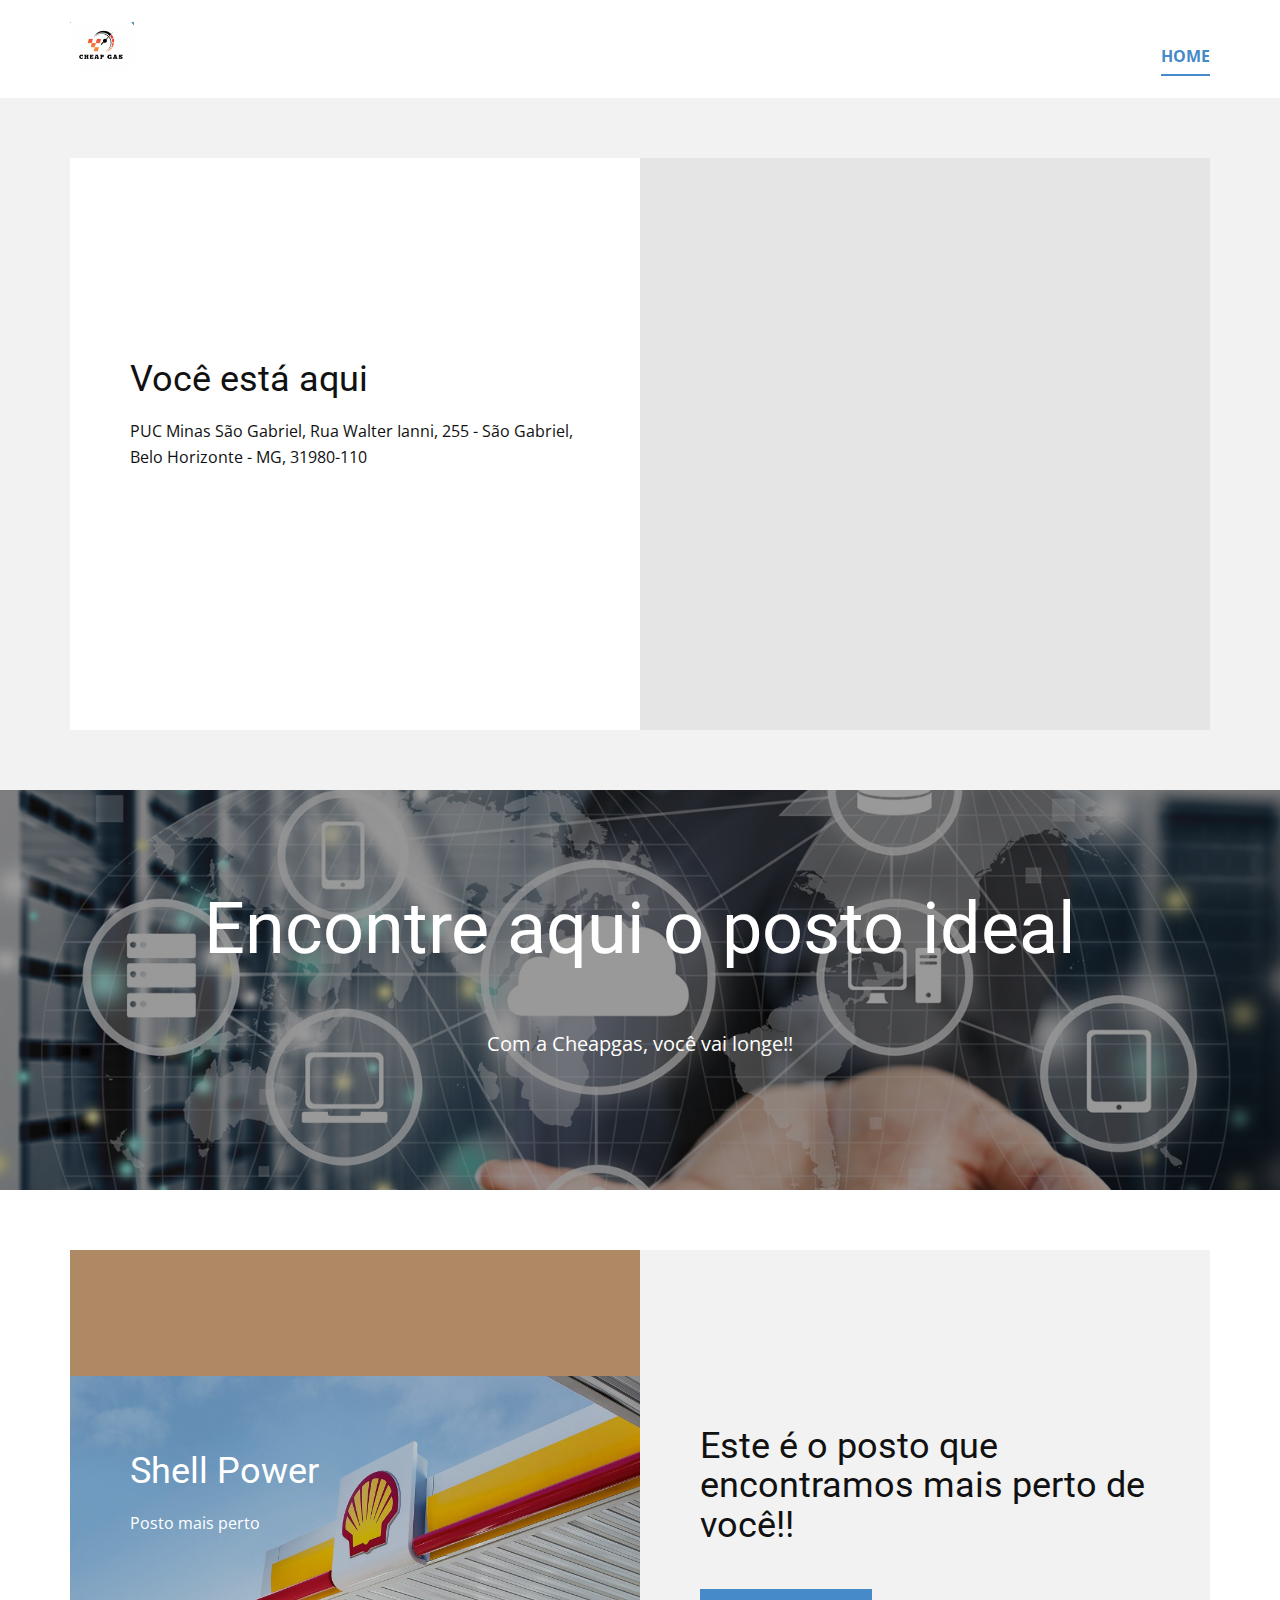
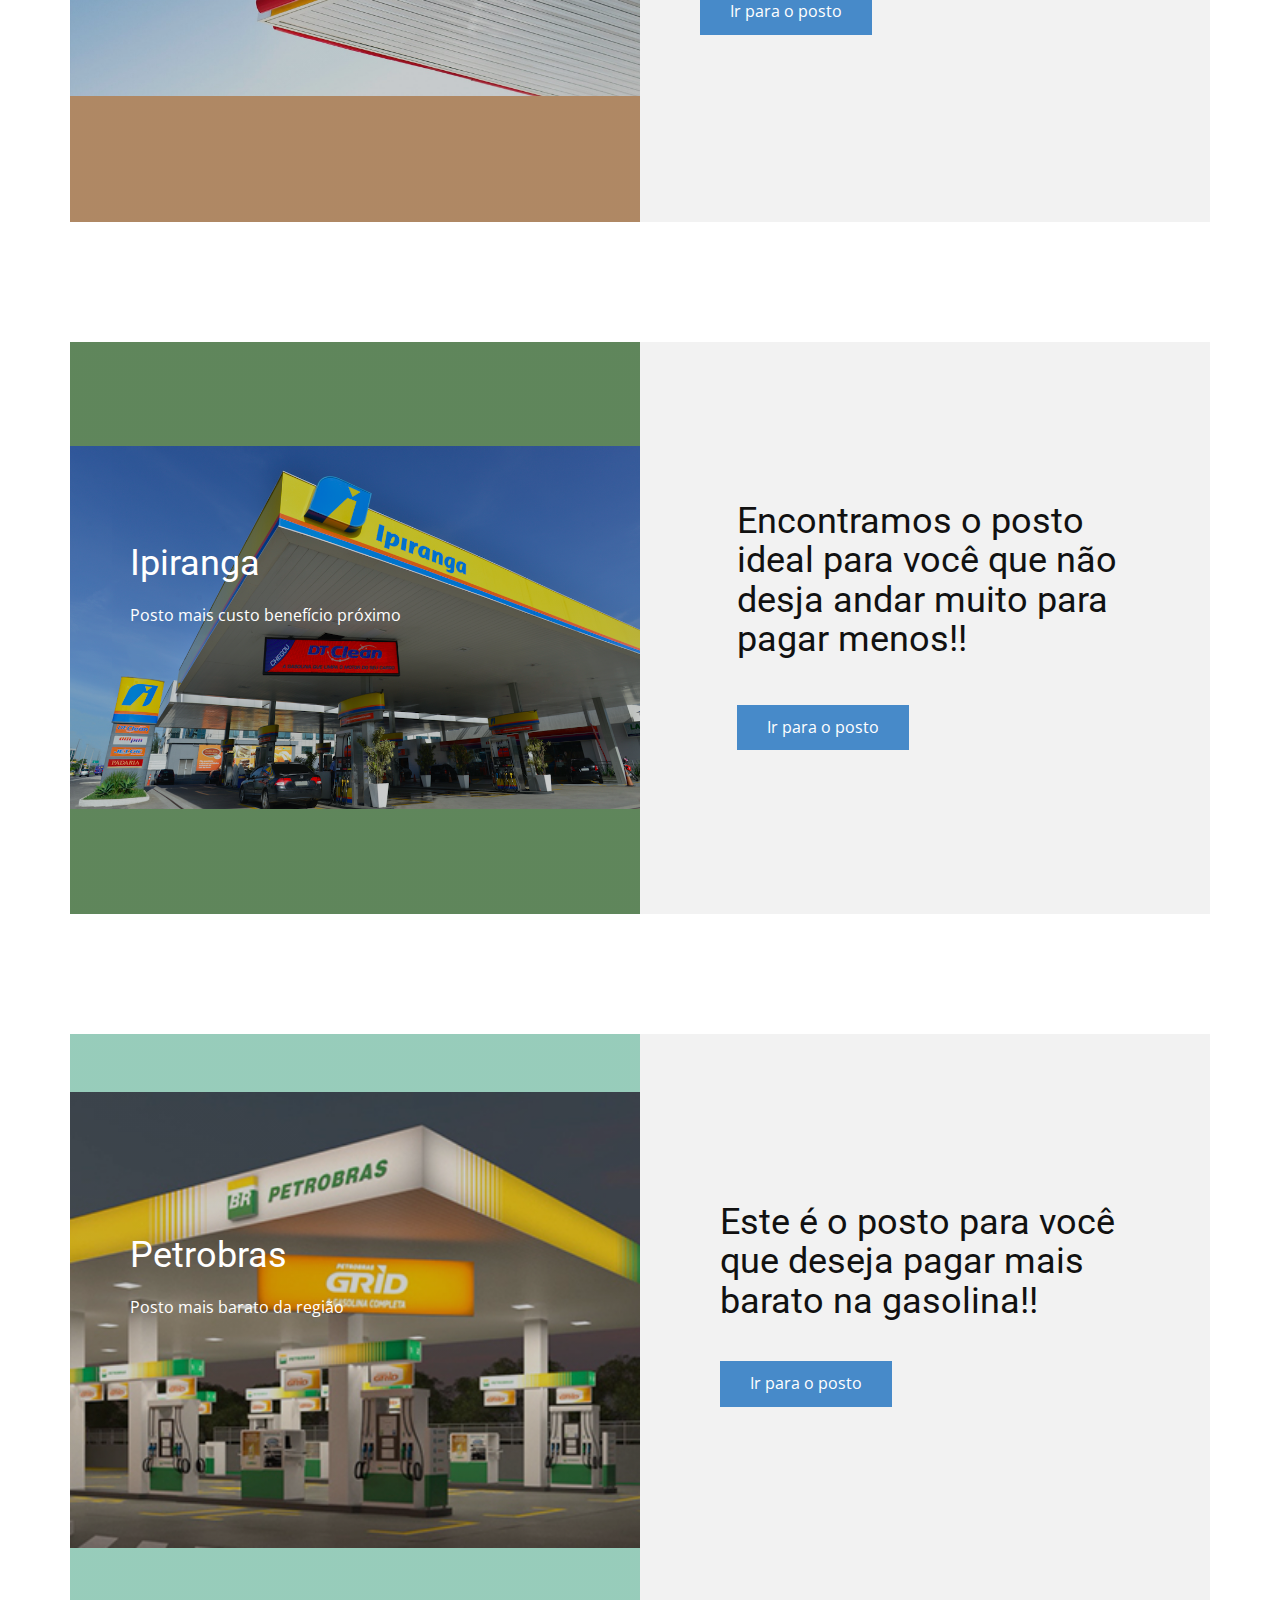
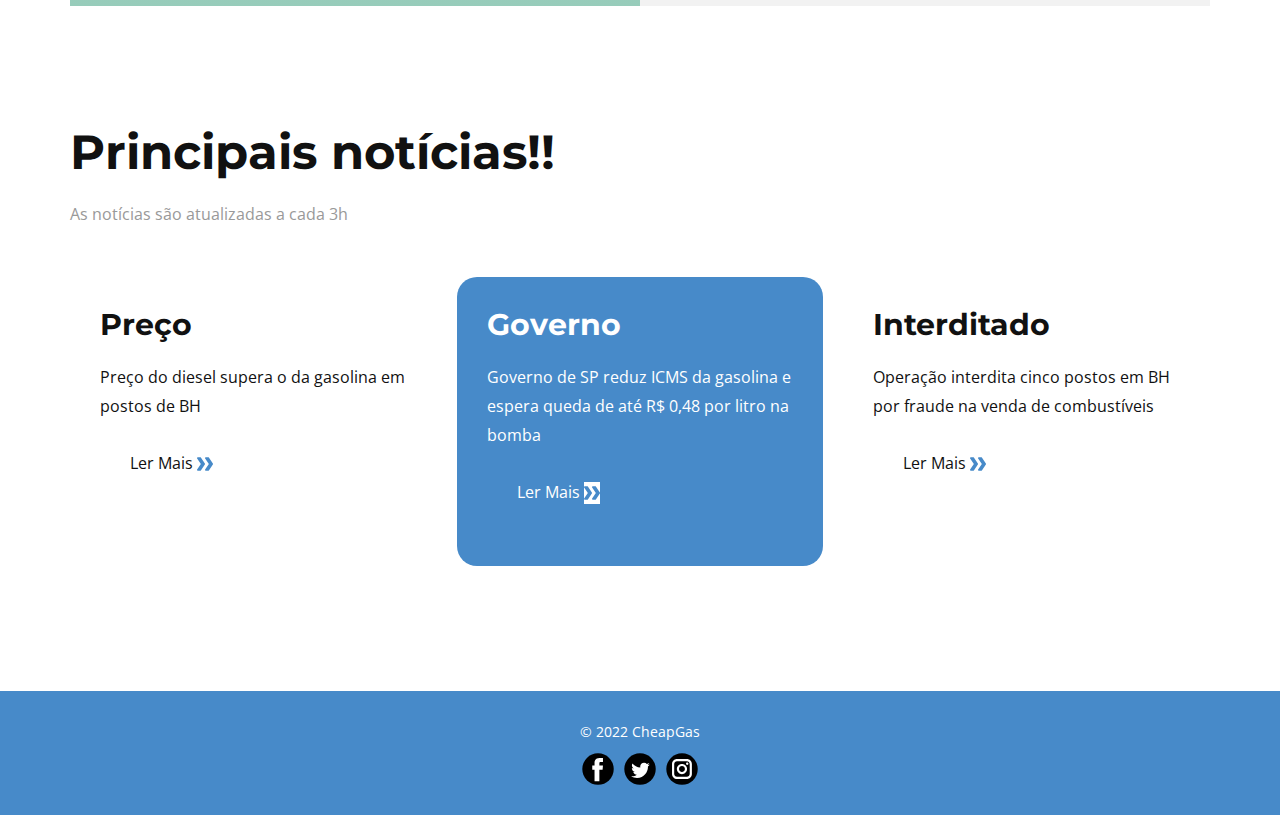
<file: código/Postos.html>
<!DOCTYPE html>
<html style="font-size: 16px;">
  <head>
    <meta name="viewport" content="width=device-width, initial-scale=1.0">
    <meta charset="utf-8">
    <meta name="keywords" content="Encontre aqui o posto ideal, Posto 1, Posto 1, Posto 2, Posto 2, Posto 3, Posto 3, Principais notícias!!">
    <meta name="description" content="">
    <title>Home</title>
    <link rel="stylesheet" href="css/nicepage.css" media="screen">
<link rel="stylesheet" href="css/Postos.css" media="screen">
    <script class="u-script" type="text/javascript" src="css/jquery/jquery.js" defer=""></script>
    <script class="u-script" type="text/javascript" src="css/jquery/nicepage.js" defer=""></script>
    <meta name="generator" content="Nicepage 4.12.5, nicepage.com">
    <link id="u-theme-google-font" rel="stylesheet" href="https://fonts.googleapis.com/css?family=Roboto:100,100i,300,300i,400,400i,500,500i,700,700i,900,900i|Open+Sans:300,300i,400,400i,500,500i,600,600i,700,700i,800,800i">
    <link id="u-page-google-font" rel="stylesheet" href="https://fonts.googleapis.com/css?family=Montserrat:100,100i,200,200i,300,300i,400,400i,500,500i,600,600i,700,700i,800,800i,900,900i">
    
    
    
    
    <meta name="theme-color" content="#478ac9">
    <meta name="twitter:site" content="@">
    <meta name="twitter:card" content="summary_large_image">
    <meta name="twitter:title" content="Home">
    <meta name="twitter:description" content="">
    <meta property="og:title" content="Home">
    <meta property="og:type" content="website">
  </head>
  <body class="u-body u-xl-mode"><header class="u-clearfix u-header u-header" id="sec-56c2"><div class="u-clearfix u-sheet u-valign-middle u-sheet-1">
        <a href="home.html" class="u-image u-logo u-image-1">
          <img src="assets/img/logo.png" width="115" height="36" alt="CheapGas" class="u-logo-image u-logo-image-1">
        </a>
        <nav class="u-menu u-menu-dropdown u-offcanvas u-menu-1">
          <div class="menu-collapse" style="font-size: 1rem; letter-spacing: 0px; font-weight: 700; text-transform: uppercase;">
            <a class="u-button-style u-custom-active-border-color u-custom-active-color u-custom-border u-custom-border-color u-custom-borders u-custom-hover-border-color u-custom-hover-color u-custom-left-right-menu-spacing u-custom-padding-bottom u-custom-text-active-color u-custom-text-color u-custom-text-hover-color u-custom-top-bottom-menu-spacing u-nav-link u-text-active-palette-1-base u-text-hover-palette-2-base" href="home.html">
              <svg class="u-svg-link" viewBox="0 0 24 24"><use href="home.html"></use></svg>
              <svg class="u-svg-content" version="1.1" id="menu-hamburger" viewBox="0 0 16 16" x="0px" y="0px"><g><rect y="1" width="16" height="2"></rect><rect y="7" width="16" height="2"></rect><rect y="13" width="16" height="2"></rect>
</g></svg>
            </a>
          </div>
          <div class="u-custom-menu u-nav-container">
            <ul class="u-nav u-spacing-30 u-unstyled u-nav-1"><li class="u-nav-item"><a class="u-border-2 u-border-active-palette-1-base u-border-hover-palette-1-base u-border-no-left u-border-no-right u-border-no-top u-button-style u-nav-link u-text-active-palette-1-base u-text-grey-90 u-text-hover-grey-90" href="index.html" style="padding: 10px 0px;">Home</a></li>
</li></ul>
          </div>
          <div class="u-custom-menu u-nav-container-collapse">
            <div class="u-black u-container-style u-inner-container-layout u-opacity u-opacity-95 u-sidenav">
              <div class="u-inner-container-layout u-sidenav-overflow">
                <div class="u-menu-close"></div>
              </div>
            </div>
            <div class="u-black u-menu-overlay u-opacity u-opacity-70"></div>
          </div>
        </nav>
      </div></header>
      <section class="u-clearfix u-grey-5 u-section-2" id="sec-5829">
        <div class="u-clearfix u-sheet u-sheet-1">
          <div class="u-clearfix u-expanded-width u-layout-wrap u-layout-wrap-1">
            <div class="u-layout">
              <div class="u-layout-row">
                <div class="u-align-left u-container-style u-layout-cell u-left-cell u-size-30 u-white u-layout-cell-1">
                  <div class="u-container-layout u-container-layout-1">
                    <h2 class="u-text u-text-1">Você está aqui</h2>
                    <p class="u-text u-text-2"> PUC Minas São Gabriel, Rua Walter Ianni, 255 - São Gabriel, Belo Horizonte - MG, 31980-110</p>
                    <script>
                      //document.onload = function () {
                      //var usuario = JSON.parse(localStorage.getItem("usuario"));
                      //document.getElementById('endereco, bairro, cidade, cep').innerHTML = (endereco+", "+bairro+" - "+cidade+", "+cep);
                      //document.write("bigbig");
                      //}
                  </script>
                  </div>
                </div>
                <div class="u-container-style u-layout-cell u-right-cell u-size-30 u-layout-cell-2">
                  <div class="u-container-layout u-container-layout-2">
                    <div class="u-expanded u-grey-10 u-map">
                      <div class="embed-responsive">
                        <iframe src="https://www.google.com/maps/embed?pb=!1m18!1m12!1m3!1d3752.5400445289206!2d-43.9189307!3d-19.859405499999998!2m3!1f0!2f0!3f0!3m2!1i1024!2i768!4f13.1!3m3!1m2!1s0xa69ac3c5437e8f%3A0xaf89be1db1ea54e6!2sPUC%20Minas%20S%C3%A3o%20Gabriel!5e0!3m2!1spt-BR!2sbr!4v1656545057592!5m2!1spt-BR!2sbr" width="600" height="450" style="border:0;" allowfullscreen="" loading="lazy" referrerpolicy="no-referrer-when-downgrade"></iframe>
                      </div>
                    </div>
                  </div>
                </div>
              </div>
            </div>
          </div>
        </div>
      </section>
    <section class="u-align-center u-clearfix u-image u-shading u-section-1" src="" data-image-width="1553" data-image-height="1000" id="sec-35eb">
      <div class="u-clearfix u-sheet u-valign-middle u-sheet-1">
        <h1 class="u-text u-text-default u-title u-text-1">Encontre aqui o posto ideal</h1>
        <p class="u-large-text u-text u-text-variant u-text-2">Com a Cheapgas, você vai longe!!</p>
      </div>
    </section>
    <section class="u-clearfix u-section-2" id="sec-142e">
      <div class="u-clearfix u-sheet u-sheet-1">
        <div class="u-clearfix u-expanded-width u-gutter-0 u-layout-wrap u-layout-wrap-1">
          <div class="u-layout" style="">
            <div class="u-layout-row" style="">
              <div class="u-align-left u-container-style u-image u-image-contain u-layout-cell u-left-cell u-shading u-size-30 u-size-xs-60 u-image-1" src="" data-image-width="1900" data-image-height="1068">
                <div class="u-container-layout u-container-layout-1" src="">
                  <h2 class="u-text u-text-default u-text-1">Shell Power</h2>
                  <p class="u-text u-text-2">Posto mais perto</p>
                </div>
              </div>
              <div class="u-align-left u-container-style u-grey-5 u-layout-cell u-right-cell u-size-30 u-size-xs-60 u-layout-cell-2">
                <div class="u-container-layout u-container-layout-2">
                  <h2 class="u-subtitle u-text u-text-default u-text-3">Este é o posto que encontramos mais perto de você!!</h2>
                  <a href="https://www.google.com.br/maps/dir/PUC+Minas+São+Gabriel+-+Rua+Walter+Ianni+-+São+Gabriel,+Belo+Horizonte+-+MG/Posto+Shell,+KM24+-+BR-262+-+Maria+Goretti,+Belo+Horizonte+-+MG/@-19.8629829,-43.923603,16z/data=!3m1!4b1!4m14!4m13!1m5!1m1!1s0xa69ac3c5437e8f:0xaf89be1db1ea54e6!2m2!1d-43.9189307!2d-19.8594055!1m5!1m1!1s0xa69ad933691811:0xc94c1da2d7bd79f7!2m2!1d-43.908932!2d-19.858593!3e0" class="u-btn u-button-style u-palette-1-base u-btn-1">Ir para o posto</a>
                </div>
              </div>
            </div>
          </div>
        </div>
      </div>
    </section>
    <section class="u-clearfix u-section-3" id="sec-e2a3">
      <div class="u-clearfix u-sheet u-sheet-1">
        <div class="u-clearfix u-expanded-width u-gutter-0 u-layout-wrap u-layout-wrap-1">
          <div class="u-layout" style="">
            <div class="u-layout-row" style="">
              <div class="u-align-left u-container-style u-image u-image-contain u-layout-cell u-left-cell u-shading u-size-30 u-size-xs-60 u-image-1" src="" data-image-width="1061" data-image-height="675">
                <div class="u-container-layout u-container-layout-1" src="">
                  <h2 class="u-text u-text-default u-text-1">Ipiranga</h2>
                  <p class="u-text u-text-2">Posto mais custo benefício próximo</p>
                </div>
              </div>
              <div class="u-align-left u-container-style u-grey-5 u-layout-cell u-right-cell u-size-30 u-size-xs-60 u-layout-cell-2">
                <div class="u-container-layout u-container-layout-2">
                  <h2 class="u-subtitle u-text u-text-3">Encontramos o posto ideal para você que não desja andar muito para pagar menos!!</h2>
                  <a href="https://www.google.com.br/maps/dir/PUC+Minas+São+Gabriel+-+Rua+Walter+Ianni+-+São+Gabriel,+Belo+Horizonte+-+MG/Posto+Ipiranga+-+MG-05,+630-658+-+Ipê,+Belo+Horizonte+-+MG,+31930-020/@-19.8629974,-43.9211414,16z/data=!3m1!4b1!4m14!4m13!1m5!1m1!1s0xa69ac3c5437e8f:0xaf89be1db1ea54e6!2m2!1d-43.9189307!2d-19.8594055!1m5!1m1!1s0xa69b1e47172c09:0x401e8e71d3498eb0!2m2!1d-43.9041937!2d-19.8678817!3e0" class="u-btn u-button-style u-palette-1-base u-btn-1" target="_blank">Ir para o posto</a>
                </div>
              </div>
            </div>
          </div>
        </div>
      </div>
    </section>
    <section class="u-clearfix u-section-4" id="sec-3039">
      <div class="u-clearfix u-sheet u-sheet-1">
        <div class="u-clearfix u-expanded-width u-gutter-0 u-layout-wrap u-layout-wrap-1">
          <div class="u-layout" style="">
            <div class="u-layout-row" style="">
              <div class="u-align-left u-container-style u-image u-image-contain u-image-default u-layout-cell u-left-cell u-shading u-size-30 u-size-xs-60 u-image-1" src="" data-image-width="375" data-image-height="300">
                <div class="u-container-layout u-container-layout-1" src="">
                  <h2 class="u-text u-text-default u-text-1">Petrobras</h2>
                  <p class="u-text u-text-2">Posto mais barato da região<br>
                  </p>
                </div>
              </div>
              <div class="u-align-left u-container-style u-grey-5 u-layout-cell u-right-cell u-size-30 u-size-xs-60 u-layout-cell-2">
                <div class="u-container-layout u-container-layout-2">
                  <h2 class="u-subtitle u-text u-text-3">Este é o posto para você que deseja pagar mais barato na gasolina!!</h2>
                  <a href="https://www.google.com.br/maps/dir/PUC+Minas+São+Gabriel+-+Rua+Walter+Ianni+-+São+Gabriel,+Belo+Horizonte+-+MG/Posto+Petrobras+-+Avenida+do+Contorno+-+Floresta,+Belo+Horizonte+-+MG/@-19.8901882,-43.9538173,14z/data=!3m1!4b1!4m14!4m13!1m5!1m1!1s0xa69ac3c5437e8f:0xaf89be1db1ea54e6!2m2!1d-43.9189307!2d-19.8594055!1m5!1m1!1s0xa699f5a90be301:0x65f0949b768840c0!2m2!1d-43.92711!2d-19.91605!3e0" class="u-btn u-button-style u-palette-1-base u-btn-1">Ir para o posto</a>
                </div>
              </div>
            </div>
          </div>
        </div>
      </div>
    </section>
    <section class="u-clearfix u-section-5" id="carousel_d0dc">
      <div class="u-clearfix u-sheet u-sheet-1">
        <h2 class="u-custom-font u-font-montserrat u-text u-text-default u-text-1">Principais notícias!!</h2>
        <p class="u-text u-text-grey-40 u-text-2">As notícias são atualizadas a cada 3h</p>
        <div class="u-expanded-width u-list u-list-1">
          <div class="u-repeater u-repeater-1">
            <div class="u-align-left u-container-style u-custom-item u-list-item u-radius-20 u-repeater-item u-shape-round u-white">
              <div class="u-container-layout u-similar-container u-valign-top u-container-layout-1">
                <h3 class="u-custom-font u-font-montserrat u-text u-text-default u-text-3">Preço</h3>
                <p class="u-text u-text-4"> Preço do diesel supera o da gasolina em postos de B<span class="u-text-black"></span>H<br>
                </p>
                <a href="https://www.em.com.br/app/noticia/economia/2022/06/21/internas_economia,1374837/preco-do-diesel-supera-o-da-gasolina-em-postos-de-bh.shtml" class="u-btn u-button-style u-none u-text-hover-palette-2-base u-btn-1">Ler Mais&nbsp;<span class="u-icon u-text-palette-1-base"><svg class="u-svg-content" viewBox="0 -32 426.66667 426" style="width: 1em; height: 1em;"><path d="m213.332031 181.667969c0 4.265625-1.277343 8.53125-3.625 11.730469l-106.667969 160c-3.839843 5.761718-10.238281 9.601562-17.707031 9.601562h-64c-11.730469 0-21.332031-9.601562-21.332031-21.332031 0-4.269531 1.28125-8.535157 3.625-11.734375l98.773438-148.265625-98.773438-148.269531c-2.34375-3.199219-3.625-7.464844-3.625-11.730469 0-11.734375 9.601562-21.335938 21.332031-21.335938h64c7.46875 0 13.867188 3.839844 17.707031 9.601563l106.667969 160c2.347657 3.199218 3.625 7.464844 3.625 11.734375zm0 0"></path><path d="m426.667969 181.667969c0 4.265625-1.28125 8.53125-3.628907 11.730469l-106.664062 160c-3.839844 5.761718-10.242188 9.601562-17.707031 9.601562h-64c-11.734375 0-21.335938-9.601562-21.335938-21.332031 0-4.269531 1.28125-8.535157 3.628907-11.734375l98.773437-148.265625-98.773437-148.269531c-2.347657-3.199219-3.628907-7.464844-3.628907-11.730469 0-11.734375 9.601563-21.335938 21.335938-21.335938h64c7.464843 0 13.867187 3.839844 17.707031 9.601563l106.664062 160c2.347657 3.199218 3.628907 7.464844 3.628907 11.734375zm0 0"></path></svg><img></span>
                </a>
              </div>
            </div>
            <div class="u-align-left u-container-style u-custom-item u-list-item u-palette-1-base u-radius-20 u-repeater-item u-shape-round">
              <div class="u-container-layout u-similar-container u-valign-top u-container-layout-2">
                <h3 class="u-custom-font u-font-montserrat u-text u-text-default u-text-5">Governo</h3>
                <p class="u-text u-text-6"> Governo de SP reduz ICMS da gasolina e espera queda de até R$ 0,48 por litro na bomba <br>
                </p>
                <a href="https://valor.globo.com/politica/noticia/2022/06/27/governo-de-sp-reduz-icms-da-gasolina-e-espera-queda-de-ate-r-048-por-litro-na-bomba.ghtml" class="u-btn u-button-style u-none u-text-hover-palette-2-base u-btn-2">Ler Mais&nbsp;<span class="u-icon u-text-palette-1-base u-white u-icon-2"><svg class="u-svg-content" viewBox="0 -32 426.66667 426" style="width: 1em; height: 1em;"><path d="m213.332031 181.667969c0 4.265625-1.277343 8.53125-3.625 11.730469l-106.667969 160c-3.839843 5.761718-10.238281 9.601562-17.707031 9.601562h-64c-11.730469 0-21.332031-9.601562-21.332031-21.332031 0-4.269531 1.28125-8.535157 3.625-11.734375l98.773438-148.265625-98.773438-148.269531c-2.34375-3.199219-3.625-7.464844-3.625-11.730469 0-11.734375 9.601562-21.335938 21.332031-21.335938h64c7.46875 0 13.867188 3.839844 17.707031 9.601563l106.667969 160c2.347657 3.199218 3.625 7.464844 3.625 11.734375zm0 0"></path><path d="m426.667969 181.667969c0 4.265625-1.28125 8.53125-3.628907 11.730469l-106.664062 160c-3.839844 5.761718-10.242188 9.601562-17.707031 9.601562h-64c-11.734375 0-21.335938-9.601562-21.335938-21.332031 0-4.269531 1.28125-8.535157 3.628907-11.734375l98.773437-148.265625-98.773437-148.269531c-2.347657-3.199219-3.628907-7.464844-3.628907-11.730469 0-11.734375 9.601563-21.335938 21.335938-21.335938h64c7.464843 0 13.867187 3.839844 17.707031 9.601563l106.664062 160c2.347657 3.199218 3.628907 7.464844 3.628907 11.734375zm0 0"></path></svg><img></span>
                </a>
              </div>
            </div>
            <div class="u-align-left u-container-style u-custom-item u-list-item u-radius-20 u-repeater-item u-shape-round u-white">
              <div class="u-container-layout u-similar-container u-valign-top u-container-layout-3">
                <h3 class="u-custom-font u-font-montserrat u-text u-text-default u-text-7">Interditado</h3>
                <p class="u-text u-text-8"> Operação interdita cinco postos em BH por fraude na venda de combustíveis<br>
                </p>
                <a href="https://www.otempo.com.br/cidades/operacao-interdita-cinco-postos-em-bh-por-fraude-na-venda-de-combustiveis-1.2636146" class="u-btn u-button-style u-none u-text-hover-palette-2-base u-btn-3">Ler Mais&nbsp;<span class="u-icon u-text-palette-1-base"><svg class="u-svg-content" viewBox="0 -32 426.66667 426" style="width: 1em; height: 1em;"><path d="m213.332031 181.667969c0 4.265625-1.277343 8.53125-3.625 11.730469l-106.667969 160c-3.839843 5.761718-10.238281 9.601562-17.707031 9.601562h-64c-11.730469 0-21.332031-9.601562-21.332031-21.332031 0-4.269531 1.28125-8.535157 3.625-11.734375l98.773438-148.265625-98.773438-148.269531c-2.34375-3.199219-3.625-7.464844-3.625-11.730469 0-11.734375 9.601562-21.335938 21.332031-21.335938h64c7.46875 0 13.867188 3.839844 17.707031 9.601563l106.667969 160c2.347657 3.199218 3.625 7.464844 3.625 11.734375zm0 0"></path><path d="m426.667969 181.667969c0 4.265625-1.28125 8.53125-3.628907 11.730469l-106.664062 160c-3.839844 5.761718-10.242188 9.601562-17.707031 9.601562h-64c-11.734375 0-21.335938-9.601562-21.335938-21.332031 0-4.269531 1.28125-8.535157 3.628907-11.734375l98.773437-148.265625-98.773437-148.269531c-2.347657-3.199219-3.628907-7.464844-3.628907-11.730469 0-11.734375 9.601563-21.335938 21.335938-21.335938h64c7.464843 0 13.867187 3.839844 17.707031 9.601563l106.664062 160c2.347657 3.199218 3.628907 7.464844 3.628907 11.734375zm0 0"></path></svg><img></span>
                </a>
              </div>
            </div>
          </div>
        </div>
      </div>
    </section>
    
    
    <footer class="u-align-center u-clearfix u-footer u-palette-1-base u-footer" id="sec-35af"><div class="u-clearfix u-sheet u-sheet-1">
        <p class="u-small-text u-text u-text-variant u-text-1"> © 2022 CheapGas</p>
        <div class="u-social-icons u-spacing-10 u-social-icons-1">
          <a class="u-social-url" title="facebook" target="_blank" href="https://facebook.com/name"><span class="u-icon u-social-facebook u-social-icon u-text-black u-icon-1"><svg class="u-svg-link" preserveAspectRatio="xMidYMin slice" viewBox="0 0 112 112" style=""><use xlink:href="#svg-8e4b"></use></svg><svg class="u-svg-content" viewBox="0 0 112 112" x="0" y="0" id="svg-8e4b"><circle fill="currentColor" cx="56.1" cy="56.1" r="55"></circle><path fill="#FFFFFF" d="M73.5,31.6h-9.1c-1.4,0-3.6,0.8-3.6,3.9v8.5h12.6L72,58.3H60.8v40.8H43.9V58.3h-8V43.9h8v-9.2
c0-6.7,3.1-17,17-17h12.5v13.9H73.5z"></path></svg></span>
          </a>
          <a class="u-social-url" title="twitter" target="_blank" href="https://twitter.com/name"><span class="u-icon u-social-icon u-social-twitter u-text-black u-icon-2"><svg class="u-svg-link" preserveAspectRatio="xMidYMin slice" viewBox="0 0 112 112" style=""><use xlink:href="#svg-6ff1"></use></svg><svg class="u-svg-content" viewBox="0 0 112 112" x="0" y="0" id="svg-6ff1"><circle fill="currentColor" class="st0" cx="56.1" cy="56.1" r="55"></circle><path fill="#FFFFFF" d="M83.8,47.3c0,0.6,0,1.2,0,1.7c0,17.7-13.5,38.2-38.2,38.2C38,87.2,31,85,25,81.2c1,0.1,2.1,0.2,3.2,0.2
c6.3,0,12.1-2.1,16.7-5.7c-5.9-0.1-10.8-4-12.5-9.3c0.8,0.2,1.7,0.2,2.5,0.2c1.2,0,2.4-0.2,3.5-0.5c-6.1-1.2-10.8-6.7-10.8-13.1
c0-0.1,0-0.1,0-0.2c1.8,1,3.9,1.6,6.1,1.7c-3.6-2.4-6-6.5-6-11.2c0-2.5,0.7-4.8,1.8-6.7c6.6,8.1,16.5,13.5,27.6,14
c-0.2-1-0.3-2-0.3-3.1c0-7.4,6-13.4,13.4-13.4c3.9,0,7.3,1.6,9.8,4.2c3.1-0.6,5.9-1.7,8.5-3.3c-1,3.1-3.1,5.8-5.9,7.4
c2.7-0.3,5.3-1,7.7-2.1C88.7,43,86.4,45.4,83.8,47.3z"></path></svg></span>
          </a>
          <a class="u-social-url" title="instagram" target="_blank" href="https://instagram.com/name"><span class="u-icon u-social-icon u-social-instagram u-text-black u-icon-3"><svg class="u-svg-link" preserveAspectRatio="xMidYMin slice" viewBox="0 0 112 112" style=""><use xlink:href="#svg-7236"></use></svg><svg class="u-svg-content" viewBox="0 0 112 112" x="0" y="0" id="svg-7236"><circle fill="currentColor" cx="56.1" cy="56.1" r="55"></circle><path fill="#FFFFFF" d="M55.9,38.2c-9.9,0-17.9,8-17.9,17.9C38,66,46,74,55.9,74c9.9,0,17.9-8,17.9-17.9C73.8,46.2,65.8,38.2,55.9,38.2
z M55.9,66.4c-5.7,0-10.3-4.6-10.3-10.3c-0.1-5.7,4.6-10.3,10.3-10.3c5.7,0,10.3,4.6,10.3,10.3C66.2,61.8,61.6,66.4,55.9,66.4z"></path><path fill="#FFFFFF" d="M74.3,33.5c-2.3,0-4.2,1.9-4.2,4.2s1.9,4.2,4.2,4.2s4.2-1.9,4.2-4.2S76.6,33.5,74.3,33.5z"></path><path fill="#FFFFFF" d="M73.1,21.3H38.6c-9.7,0-17.5,7.9-17.5,17.5v34.5c0,9.7,7.9,17.6,17.5,17.6h34.5c9.7,0,17.5-7.9,17.5-17.5V38.8
C90.6,29.1,82.7,21.3,73.1,21.3z M83,73.3c0,5.5-4.5,9.9-9.9,9.9H38.6c-5.5,0-9.9-4.5-9.9-9.9V38.8c0-5.5,4.5-9.9,9.9-9.9h34.5
c5.5,0,9.9,4.5,9.9,9.9V73.3z"></path></svg></span>
          </a>
        </div>
      </div></footer>
  </body>
</html>
</file>
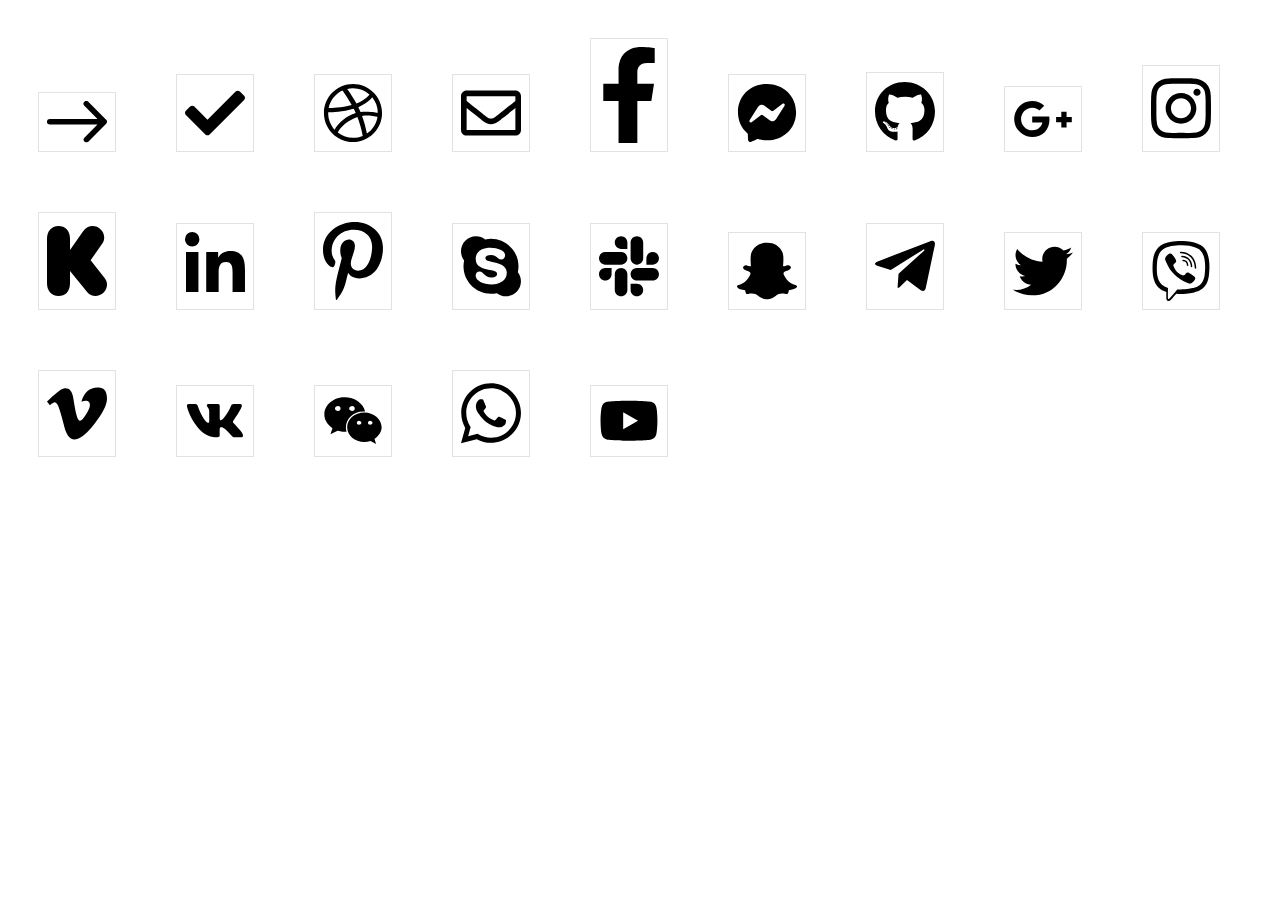
<file: código/assets/img/svg_preview.html>
<html>
	<head><style>body { font-family: arial; font-size: 12px; }.svg_all { display: none; }.grid__icon {width: 60px; }
    
   .grid__item {
    
        padding: 8px;
        border: 1px solid #e2e2e2;
        
        
        display:inline-block;
        
        margin: 30px;
        
        position: relative;
    }
    
    .grid__item:hover {
        background-color:#f5f5f5;
    }
    
    .grid__item textarea{
        border:1px solid #d6d6d6;
        height:50px;
        width:450px;
        
        padding:8px;
        font-size: 11px;
    }
    
    
    .grid__item .grid__html textarea{
        height:40px;
        width:450px;
    }    
    
    .grid__item h2 {
        font-size: 15px;
        color: #272727;
    }
    
    .grid__popup {
    
        display: none;
        position: absolute;
        
        
        left:0px;
        
        border: 1px solid #e2e2e2;
        
        background: #fff;
        
        padding:8px;
    }
    
    .grid__popup .grid__icon {
        display: none;
    }
    
    .grid__item:hover .grid__popup {
        
        display:block;
        z-index:20;
    
    }</style></head>
<body><div class="svg_all">
<svg xmlns="http://www.w3.org/2000/svg">


	<symbol id="arrow-right"> <!--13 9 --> 
		  <path d="M1074.82,2574.07l-3.87-3.89a0.592,0.592,0,0,0-.85,0,0.6,0.6,0,0,0,0,.86l2.84,2.85H1062.6a0.61,0.61,0,0,0,0,1.22h10.34l-2.84,2.85a0.61,0.61,0,0,0,.43,1.04,0.576,0.576,0,0,0,.42-0.18l3.87-3.89A0.6,0.6,0,0,0,1074.82,2574.07Z" transform="translate(-1062 -2570)"/>
	</symbol>


	<symbol id="check"> <!--512 512 --> 
		<path  d="M173.898 439.404l-166.4-166.4c-9.997-9.997-9.997-26.206 0-36.204l36.203-36.204c9.997-9.998 26.207-9.998 36.204 0L192 312.69 432.095 72.596c9.997-9.997 26.207-9.997 36.204 0l36.203 36.204c9.997 9.997 9.997 26.206 0 36.204l-294.4 294.401c-9.998 9.997-26.207 9.997-36.204-.001z"></path>
	</symbol>


	<symbol id="dribbble-icon"> <!--512 512 --> 
		<path d="M256 8C119.252 8 8 119.252 8 256s111.252 248 248 248 248-111.252 248-248S392.748 8 256 8zm163.97 114.366c29.503 36.046 47.369 81.957 47.835 131.955-6.984-1.477-77.018-15.682-147.502-6.818-5.752-14.041-11.181-26.393-18.617-41.614 78.321-31.977 113.818-77.482 118.284-83.523zM396.421 97.87c-3.81 5.427-35.697 48.286-111.021 76.519-34.712-63.776-73.185-116.168-79.04-124.008 67.176-16.193 137.966 1.27 190.061 47.489zm-230.48-33.25c5.585 7.659 43.438 60.116 78.537 122.509-99.087 26.313-186.36 25.934-195.834 25.809C62.38 147.205 106.678 92.573 165.941 64.62zM44.17 256.323c0-2.166.043-4.322.108-6.473 9.268.19 111.92 1.513 217.706-30.146 6.064 11.868 11.857 23.915 17.174 35.949-76.599 21.575-146.194 83.527-180.531 142.306C64.794 360.405 44.17 310.73 44.17 256.323zm81.807 167.113c22.127-45.233 82.178-103.622 167.579-132.756 29.74 77.283 42.039 142.053 45.189 160.638-68.112 29.013-150.015 21.053-212.768-27.882zm248.38 8.489c-2.171-12.886-13.446-74.897-41.152-151.033 66.38-10.626 124.7 6.768 131.947 9.055-9.442 58.941-43.273 109.844-90.795 141.978z"></path>
	</symbol>


	<symbol id="email-icon"> <!--512 512 --> 
		<path d="M464 64H48C21.49 64 0 85.49 0 112v288c0 26.51 21.49 48 48 48h416c26.51 0 48-21.49 48-48V112c0-26.51-21.49-48-48-48zm0 48v40.805c-22.422 18.259-58.168 46.651-134.587 106.49-16.841 13.247-50.201 45.072-73.413 44.701-23.208.375-56.579-31.459-73.413-44.701C106.18 199.465 70.425 171.067 48 152.805V112h416zM48 400V214.398c22.914 18.251 55.409 43.862 104.938 82.646 21.857 17.205 60.134 55.186 103.062 54.955 42.717.231 80.509-37.199 103.053-54.947 49.528-38.783 82.032-64.401 104.947-82.653V400H48z"></path>
	</symbol>


	<symbol id="facebook-icon"> <!--320 512 --> 
		<path d="M279.14 288l14.22-92.66h-88.91v-60.13c0-25.35 12.42-50.06 52.24-50.06h40.42V6.26S260.43 0 225.36 0c-73.22 0-121.08 44.38-121.08 124.72v70.62H22.89V288h81.39v224h100.17V288z"></path>
	</symbol>


	<symbol id="facebook-messenger-icon"> <!--512 512 --> 
		<path d="M256.55 8C116.52 8 8 110.34 8 248.57c0 72.3 29.71 134.78 78.07 177.94 8.35 7.51 6.63 11.86 8.05 58.23A19.92 19.92 0 0 0 122 502.31c52.91-23.3 53.59-25.14 62.56-22.7C337.85 521.8 504 423.7 504 248.57 504 110.34 396.59 8 256.55 8zm149.24 185.13l-73 115.57a37.37 37.37 0 0 1-53.91 9.93l-58.08-43.47a15 15 0 0 0-18 0l-78.37 59.44c-10.46 7.93-24.16-4.6-17.11-15.67l73-115.57a37.36 37.36 0 0 1 53.91-9.93l58.06 43.46a15 15 0 0 0 18 0l78.41-59.38c10.44-7.98 24.14 4.54 17.09 15.62z"></path>
	</symbol>


	<symbol id="github-icon"> <!--496 512 --> 
		<path d="M165.9 397.4c0 2-2.3 3.6-5.2 3.6-3.3.3-5.6-1.3-5.6-3.6 0-2 2.3-3.6 5.2-3.6 3-.3 5.6 1.3 5.6 3.6zm-31.1-4.5c-.7 2 1.3 4.3 4.3 4.9 2.6 1 5.6 0 6.2-2s-1.3-4.3-4.3-5.2c-2.6-.7-5.5.3-6.2 2.3zm44.2-1.7c-2.9.7-4.9 2.6-4.6 4.9.3 2 2.9 3.3 5.9 2.6 2.9-.7 4.9-2.6 4.6-4.6-.3-1.9-3-3.2-5.9-2.9zM244.8 8C106.1 8 0 113.3 0 252c0 110.9 69.8 205.8 169.5 239.2 12.8 2.3 17.3-5.6 17.3-12.1 0-6.2-.3-40.4-.3-61.4 0 0-70 15-84.7-29.8 0 0-11.4-29.1-27.8-36.6 0 0-22.9-15.7 1.6-15.4 0 0 24.9 2 38.6 25.8 21.9 38.6 58.6 27.5 72.9 20.9 2.3-16 8.8-27.1 16-33.7-55.9-6.2-112.3-14.3-112.3-110.5 0-27.5 7.6-41.3 23.6-58.9-2.6-6.5-11.1-33.3 2.6-67.9 20.9-6.5 69 27 69 27 20-5.6 41.5-8.5 62.8-8.5s42.8 2.9 62.8 8.5c0 0 48.1-33.6 69-27 13.7 34.7 5.2 61.4 2.6 67.9 16 17.7 25.8 31.5 25.8 58.9 0 96.5-58.9 104.2-114.8 110.5 9.2 7.9 17 22.9 17 46.4 0 33.7-.3 75.4-.3 83.6 0 6.5 4.6 14.4 17.3 12.1C428.2 457.8 496 362.9 496 252 496 113.3 383.5 8 244.8 8zM97.2 352.9c-1.3 1-1 3.3.7 5.2 1.6 1.6 3.9 2.3 5.2 1 1.3-1 1-3.3-.7-5.2-1.6-1.6-3.9-2.3-5.2-1zm-10.8-8.1c-.7 1.3.3 2.9 2.3 3.9 1.6 1 3.6.7 4.3-.7.7-1.3-.3-2.9-2.3-3.9-2-.6-3.6-.3-4.3.7zm32.4 35.6c-1.6 1.3-1 4.3 1.3 6.2 2.3 2.3 5.2 2.6 6.5 1 1.3-1.3.7-4.3-1.3-6.2-2.2-2.3-5.2-2.6-6.5-1zm-11.4-14.7c-1.6 1-1.6 3.6 0 5.9 1.6 2.3 4.3 3.3 5.6 2.3 1.6-1.3 1.6-3.9 0-6.2-1.4-2.3-4-3.3-5.6-2z"></path>
	</symbol>


	<symbol id="google-plus-icon"> <!--640 512 --> 
		<path d="M386.061 228.496c1.834 9.692 3.143 19.384 3.143 31.956C389.204 370.205 315.599 448 204.8 448c-106.084 0-192-85.915-192-192s85.916-192 192-192c51.864 0 95.083 18.859 128.611 50.292l-52.126 50.03c-14.145-13.621-39.028-29.599-76.485-29.599-65.484 0-118.92 54.221-118.92 121.277 0 67.056 53.436 121.277 118.92 121.277 75.961 0 104.513-54.745 108.965-82.773H204.8v-66.009h181.261zm185.406 6.437V179.2h-56.001v55.733h-55.733v56.001h55.733v55.733h56.001v-55.733H627.2v-56.001h-55.733z"></path>
	</symbol>


	<symbol id="instagram-icon"> <!--448 512 --> 
		<path d="M224.1 141c-63.6 0-114.9 51.3-114.9 114.9s51.3 114.9 114.9 114.9S339 319.5 339 255.9 287.7 141 224.1 141zm0 189.6c-41.1 0-74.7-33.5-74.7-74.7s33.5-74.7 74.7-74.7 74.7 33.5 74.7 74.7-33.6 74.7-74.7 74.7zm146.4-194.3c0 14.9-12 26.8-26.8 26.8-14.9 0-26.8-12-26.8-26.8s12-26.8 26.8-26.8 26.8 12 26.8 26.8zm76.1 27.2c-1.7-35.9-9.9-67.7-36.2-93.9-26.2-26.2-58-34.4-93.9-36.2-37-2.1-147.9-2.1-184.9 0-35.8 1.7-67.6 9.9-93.9 36.1s-34.4 58-36.2 93.9c-2.1 37-2.1 147.9 0 184.9 1.7 35.9 9.9 67.7 36.2 93.9s58 34.4 93.9 36.2c37 2.1 147.9 2.1 184.9 0 35.9-1.7 67.7-9.9 93.9-36.2 26.2-26.2 34.4-58 36.2-93.9 2.1-37 2.1-147.8 0-184.8zM398.8 388c-7.8 19.6-22.9 34.7-42.6 42.6-29.5 11.7-99.5 9-132.1 9s-102.7 2.6-132.1-9c-19.6-7.8-34.7-22.9-42.6-42.6-11.7-29.5-9-99.5-9-132.1s-2.6-102.7 9-132.1c7.8-19.6 22.9-34.7 42.6-42.6 29.5-11.7 99.5-9 132.1-9s102.7-2.6 132.1 9c19.6 7.8 34.7 22.9 42.6 42.6 11.7 29.5 9 99.5 9 132.1s2.7 102.7-9 132.1z"></path>
	</symbol>


	<symbol id="kickstarter-icon"> <!--384 512 --> 
		<path d="M147.3 114.4c0-56.2-32.5-82.4-73.4-82.4C26.2 32 0 68.2 0 113.4v283c0 47.3 25.3 83.4 74.9 83.4 39.8 0 72.4-25.6 72.4-83.4v-76.5l112.1 138.3c22.7 27.2 72.1 30.7 103.2 0 27-27.6 27.3-67.4 7.4-92.2l-90.8-114.8 74.9-107.4c17.4-24.7 17.5-63.1-10.4-89.8-30.3-29-82.4-31.6-113.6 12.8L147.3 185v-70.6z"></path>
	</symbol>


	<symbol id="linkedin-icon"> <!--448 512 --> 
		<path d="M100.28 448H7.4V148.9h92.88zM53.79 108.1C24.09 108.1 0 83.5 0 53.8a53.79 53.79 0 0 1 107.58 0c0 29.7-24.1 54.3-53.79 54.3zM447.9 448h-92.68V302.4c0-34.7-.7-79.2-48.29-79.2-48.29 0-55.69 37.7-55.69 76.7V448h-92.78V148.9h89.08v40.8h1.3c12.4-23.5 42.69-48.3 87.88-48.3 94 0 111.28 61.9 111.28 142.3V448z"></path>
	</symbol>


	<symbol id="pinterest-icon"> <!--384 512 --> 
		<path d="M204 6.5C101.4 6.5 0 74.9 0 185.6 0 256 39.6 296 63.6 296c9.9 0 15.6-27.6 15.6-35.4 0-9.3-23.7-29.1-23.7-67.8 0-80.4 61.2-137.4 140.4-137.4 68.1 0 118.5 38.7 118.5 109.8 0 53.1-21.3 152.7-90.3 152.7-24.9 0-46.2-18-46.2-43.8 0-37.8 26.4-74.4 26.4-113.4 0-66.2-93.9-54.2-93.9 25.8 0 16.8 2.1 35.4 9.6 50.7-13.8 59.4-42 147.9-42 209.1 0 18.9 2.7 37.5 4.5 56.4 3.4 3.8 1.7 3.4 6.9 1.5 50.4-69 48.6-82.5 71.4-172.8 12.3 23.4 44.1 36 69.3 36 106.2 0 153.9-103.5 153.9-196.8C384 71.3 298.2 6.5 204 6.5z"></path>
	</symbol>


	<symbol id="skype-icon"> <!--448 512 --> 
		<path d="M424.7 299.8c2.9-14 4.7-28.9 4.7-43.8 0-113.5-91.9-205.3-205.3-205.3-14.9 0-29.7 1.7-43.8 4.7C161.3 40.7 137.7 32 112 32 50.2 32 0 82.2 0 144c0 25.7 8.7 49.3 23.3 68.2-2.9 14-4.7 28.9-4.7 43.8 0 113.5 91.9 205.3 205.3 205.3 14.9 0 29.7-1.7 43.8-4.7 19 14.6 42.6 23.3 68.2 23.3 61.8 0 112-50.2 112-112 .1-25.6-8.6-49.2-23.2-68.1zm-194.6 91.5c-65.6 0-120.5-29.2-120.5-65 0-16 9-30.6 29.5-30.6 31.2 0 34.1 44.9 88.1 44.9 25.7 0 42.3-11.4 42.3-26.3 0-18.7-16-21.6-42-28-62.5-15.4-117.8-22-117.8-87.2 0-59.2 58.6-81.1 109.1-81.1 55.1 0 110.8 21.9 110.8 55.4 0 16.9-11.4 31.8-30.3 31.8-28.3 0-29.2-33.5-75-33.5-25.7 0-42 7-42 22.5 0 19.8 20.8 21.8 69.1 33 41.4 9.3 90.7 26.8 90.7 77.6 0 59.1-57.1 86.5-112 86.5z"></path>
	</symbol>


	<symbol id="slack-icon"> <!--448 512 --> 
		<path d="M94.12 315.1c0 25.9-21.16 47.06-47.06 47.06S0 341 0 315.1c0-25.9 21.16-47.06 47.06-47.06h47.06v47.06zm23.72 0c0-25.9 21.16-47.06 47.06-47.06s47.06 21.16 47.06 47.06v117.84c0 25.9-21.16 47.06-47.06 47.06s-47.06-21.16-47.06-47.06V315.1zm47.06-188.98c-25.9 0-47.06-21.16-47.06-47.06S139 32 164.9 32s47.06 21.16 47.06 47.06v47.06H164.9zm0 23.72c25.9 0 47.06 21.16 47.06 47.06s-21.16 47.06-47.06 47.06H47.06C21.16 243.96 0 222.8 0 196.9s21.16-47.06 47.06-47.06H164.9zm188.98 47.06c0-25.9 21.16-47.06 47.06-47.06 25.9 0 47.06 21.16 47.06 47.06s-21.16 47.06-47.06 47.06h-47.06V196.9zm-23.72 0c0 25.9-21.16 47.06-47.06 47.06-25.9 0-47.06-21.16-47.06-47.06V79.06c0-25.9 21.16-47.06 47.06-47.06 25.9 0 47.06 21.16 47.06 47.06V196.9zM283.1 385.88c25.9 0 47.06 21.16 47.06 47.06 0 25.9-21.16 47.06-47.06 47.06-25.9 0-47.06-21.16-47.06-47.06v-47.06h47.06zm0-23.72c-25.9 0-47.06-21.16-47.06-47.06 0-25.9 21.16-47.06 47.06-47.06h117.84c25.9 0 47.06 21.16 47.06 47.06 0 25.9-21.16 47.06-47.06 47.06H283.1z"></path>
	</symbol>


	<symbol id="snapchat-icon"> <!--512 512 --> 
		<path d="M510.846 392.673c-5.211 12.157-27.239 21.089-67.36 27.318-2.064 2.786-3.775 14.686-6.507 23.956-1.625 5.566-5.623 8.869-12.128 8.869l-.297-.005c-9.395 0-19.203-4.323-38.852-4.323-26.521 0-35.662 6.043-56.254 20.588-21.832 15.438-42.771 28.764-74.027 27.399-31.646 2.334-58.025-16.908-72.871-27.404-20.714-14.643-29.828-20.582-56.241-20.582-18.864 0-30.736 4.72-38.852 4.72-8.073 0-11.213-4.922-12.422-9.04-2.703-9.189-4.404-21.263-6.523-24.13-20.679-3.209-67.31-11.344-68.498-32.15a10.627 10.627 0 0 1 8.877-11.069c69.583-11.455 100.924-82.901 102.227-85.934.074-.176.155-.344.237-.515 3.713-7.537 4.544-13.849 2.463-18.753-5.05-11.896-26.872-16.164-36.053-19.796-23.715-9.366-27.015-20.128-25.612-27.504 2.437-12.836 21.725-20.735 33.002-15.453 8.919 4.181 16.843 6.297 23.547 6.297 5.022 0 8.212-1.204 9.96-2.171-2.043-35.936-7.101-87.29 5.687-115.969C158.122 21.304 229.705 15.42 250.826 15.42c.944 0 9.141-.089 10.11-.089 52.148 0 102.254 26.78 126.723 81.643 12.777 28.65 7.749 79.792 5.695 116.009 1.582.872 4.357 1.942 8.599 2.139 6.397-.286 13.815-2.389 22.069-6.257 6.085-2.846 14.406-2.461 20.48.058l.029.01c9.476 3.385 15.439 10.215 15.589 17.87.184 9.747-8.522 18.165-25.878 25.018-2.118.835-4.694 1.655-7.434 2.525-9.797 3.106-24.6 7.805-28.616 17.271-2.079 4.904-1.256 11.211 2.46 18.748.087.168.166.342.239.515 1.301 3.03 32.615 74.46 102.23 85.934 6.427 1.058 11.163 7.877 7.725 15.859z"></path>
	</symbol>


	<symbol id="telegram-icon"> <!--448 512 --> 
		<path d="M446.7 98.6l-67.6 318.8c-5.1 22.5-18.4 28.1-37.3 17.5l-103-75.9-49.7 47.8c-5.5 5.5-10.1 10.1-20.7 10.1l7.4-104.9 190.9-172.5c8.3-7.4-1.8-11.5-12.9-4.1L117.8 284 16.2 252.2c-22.1-6.9-22.5-22.1 4.6-32.7L418.2 66.4c18.4-6.9 34.5 4.1 28.5 32.2z"></path>
	</symbol>


	<symbol id="twitter-icon"> <!--512 512 --> 
		<path d="M459.37 151.716c.325 4.548.325 9.097.325 13.645 0 138.72-105.583 298.558-298.558 298.558-59.452 0-114.68-17.219-161.137-47.106 8.447.974 16.568 1.299 25.34 1.299 49.055 0 94.213-16.568 130.274-44.832-46.132-.975-84.792-31.188-98.112-72.772 6.498.974 12.995 1.624 19.818 1.624 9.421 0 18.843-1.3 27.614-3.573-48.081-9.747-84.143-51.98-84.143-102.985v-1.299c13.969 7.797 30.214 12.67 47.431 13.319-28.264-18.843-46.781-51.005-46.781-87.391 0-19.492 5.197-37.36 14.294-52.954 51.655 63.675 129.3 105.258 216.365 109.807-1.624-7.797-2.599-15.918-2.599-24.04 0-57.828 46.782-104.934 104.934-104.934 30.213 0 57.502 12.67 76.67 33.137 23.715-4.548 46.456-13.32 66.599-25.34-7.798 24.366-24.366 44.833-46.132 57.827 21.117-2.273 41.584-8.122 60.426-16.243-14.292 20.791-32.161 39.308-52.628 54.253z"></path>
	</symbol>


	<symbol id="viber-icon"> <!--512 512 --> 
		<path d="M444 49.9C431.3 38.2 379.9.9 265.3.4c0 0-135.1-8.1-200.9 52.3C27.8 89.3 14.9 143 13.5 209.5c-1.4 66.5-3.1 191.1 117 224.9h.1l-.1 51.6s-.8 20.9 13 25.1c16.6 5.2 26.4-10.7 42.3-27.8 8.7-9.4 20.7-23.2 29.8-33.7 82.2 6.9 145.3-8.9 152.5-11.2 16.6-5.4 110.5-17.4 125.7-142 15.8-128.6-7.6-209.8-49.8-246.5zM457.9 287c-12.9 104-89 110.6-103 115.1-6 1.9-61.5 15.7-131.2 11.2 0 0-52 62.7-68.2 79-5.3 5.3-11.1 4.8-11-5.7 0-6.9.4-85.7.4-85.7-.1 0-.1 0 0 0-101.8-28.2-95.8-134.3-94.7-189.8 1.1-55.5 11.6-101 42.6-131.6 55.7-50.5 170.4-43 170.4-43 96.9.4 143.3 29.6 154.1 39.4 35.7 30.6 53.9 103.8 40.6 211.1zm-139-80.8c.4 8.6-12.5 9.2-12.9.6-1.1-22-11.4-32.7-32.6-33.9-8.6-.5-7.8-13.4.7-12.9 27.9 1.5 43.4 17.5 44.8 46.2zm20.3 11.3c1-42.4-25.5-75.6-75.8-79.3-8.5-.6-7.6-13.5.9-12.9 58 4.2 88.9 44.1 87.8 92.5-.1 8.6-13.1 8.2-12.9-.3zm47 13.4c.1 8.6-12.9 8.7-12.9.1-.6-81.5-54.9-125.9-120.8-126.4-8.5-.1-8.5-12.9 0-12.9 73.7.5 133 51.4 133.7 139.2zM374.9 329v.2c-10.8 19-31 40-51.8 33.3l-.2-.3c-21.1-5.9-70.8-31.5-102.2-56.5-16.2-12.8-31-27.9-42.4-42.4-10.3-12.9-20.7-28.2-30.8-46.6-21.3-38.5-26-55.7-26-55.7-6.7-20.8 14.2-41 33.3-51.8h.2c9.2-4.8 18-3.2 23.9 3.9 0 0 12.4 14.8 17.7 22.1 5 6.8 11.7 17.7 15.2 23.8 6.1 10.9 2.3 22-3.7 26.6l-12 9.6c-6.1 4.9-5.3 14-5.3 14s17.8 67.3 84.3 84.3c0 0 9.1.8 14-5.3l9.6-12c4.6-6 15.7-9.8 26.6-3.7 14.7 8.3 33.4 21.2 45.8 32.9 7 5.7 8.6 14.4 3.8 23.6z"></path>
	</symbol>


	<symbol id="vimeo-icon"> <!--448 512 --> 
		<path d="M447.8 153.6c-2 43.6-32.4 103.3-91.4 179.1-60.9 79.2-112.4 118.8-154.6 118.8-26.1 0-48.2-24.1-66.3-72.3C100.3 250 85.3 174.3 56.2 174.3c-3.4 0-15.1 7.1-35.2 21.1L0 168.2c51.6-45.3 100.9-95.7 131.8-98.5 34.9-3.4 56.3 20.5 64.4 71.5 28.7 181.5 41.4 208.9 93.6 126.7 18.7-29.6 28.8-52.1 30.2-67.6 4.8-45.9-35.8-42.8-63.3-31 22-72.1 64.1-107.1 126.2-105.1 45.8 1.2 67.5 31.1 64.9 89.4z"></path>
	</symbol>


	<symbol id="vk-icon"> <!--576 512 --> 
		<path d="M545 117.7c3.7-12.5 0-21.7-17.8-21.7h-58.9c-15 0-21.9 7.9-25.6 16.7 0 0-30 73.1-72.4 120.5-13.7 13.7-20 18.1-27.5 18.1-3.7 0-9.4-4.4-9.4-16.9V117.7c0-15-4.2-21.7-16.6-21.7h-92.6c-9.4 0-15 7-15 13.5 0 14.2 21.2 17.5 23.4 57.5v86.8c0 19-3.4 22.5-10.9 22.5-20 0-68.6-73.4-97.4-157.4-5.8-16.3-11.5-22.9-26.6-22.9H38.8c-16.8 0-20.2 7.9-20.2 16.7 0 15.6 20 93.1 93.1 195.5C160.4 378.1 229 416 291.4 416c37.5 0 42.1-8.4 42.1-22.9 0-66.8-3.4-73.1 15.4-73.1 8.7 0 23.7 4.4 58.7 38.1 40 40 46.6 57.9 69 57.9h58.9c16.8 0 25.3-8.4 20.4-25-11.2-34.9-86.9-106.7-90.3-111.5-8.7-11.2-6.2-16.2 0-26.2.1-.1 72-101.3 79.4-135.6z"></path>
	</symbol>


	<symbol id="wechat-icon"> <!--576 512 --> 
		<path d="M385.2 167.6c6.4 0 12.6.3 18.8 1.1C387.4 90.3 303.3 32 207.7 32 100.5 32 13 104.8 13 197.4c0 53.4 29.3 97.5 77.9 131.6l-19.3 58.6 68-34.1c24.4 4.8 43.8 9.7 68.2 9.7 6.2 0 12.1-.3 18.3-.8-4-12.9-6.2-26.6-6.2-40.8-.1-84.9 72.9-154 165.3-154zm-104.5-52.9c14.5 0 24.2 9.7 24.2 24.4 0 14.5-9.7 24.2-24.2 24.2-14.8 0-29.3-9.7-29.3-24.2.1-14.7 14.6-24.4 29.3-24.4zm-136.4 48.6c-14.5 0-29.3-9.7-29.3-24.2 0-14.8 14.8-24.4 29.3-24.4 14.8 0 24.4 9.7 24.4 24.4 0 14.6-9.6 24.2-24.4 24.2zM563 319.4c0-77.9-77.9-141.3-165.4-141.3-92.7 0-165.4 63.4-165.4 141.3S305 460.7 397.6 460.7c19.3 0 38.9-5.1 58.6-9.9l53.4 29.3-14.8-48.6C534 402.1 563 363.2 563 319.4zm-219.1-24.5c-9.7 0-19.3-9.7-19.3-19.6 0-9.7 9.7-19.3 19.3-19.3 14.8 0 24.4 9.7 24.4 19.3 0 10-9.7 19.6-24.4 19.6zm107.1 0c-9.7 0-19.3-9.7-19.3-19.6 0-9.7 9.7-19.3 19.3-19.3 14.5 0 24.4 9.7 24.4 19.3.1 10-9.9 19.6-24.4 19.6z"></path>
	</symbol>


	<symbol id="whatsapp-icon"> <!--448 512 --> 
		<path d="M380.9 97.1C339 55.1 283.2 32 223.9 32c-122.4 0-222 99.6-222 222 0 39.1 10.2 77.3 29.6 111L0 480l117.7-30.9c32.4 17.7 68.9 27 106.1 27h.1c122.3 0 224.1-99.6 224.1-222 0-59.3-25.2-115-67.1-157zm-157 341.6c-33.2 0-65.7-8.9-94-25.7l-6.7-4-69.8 18.3L72 359.2l-4.4-7c-18.5-29.4-28.2-63.3-28.2-98.2 0-101.7 82.8-184.5 184.6-184.5 49.3 0 95.6 19.2 130.4 54.1 34.8 34.9 56.2 81.2 56.1 130.5 0 101.8-84.9 184.6-186.6 184.6zm101.2-138.2c-5.5-2.8-32.8-16.2-37.9-18-5.1-1.9-8.8-2.8-12.5 2.8-3.7 5.6-14.3 18-17.6 21.8-3.2 3.7-6.5 4.2-12 1.4-32.6-16.3-54-29.1-75.5-66-5.7-9.8 5.7-9.1 16.3-30.3 1.8-3.7.9-6.9-.5-9.7-1.4-2.8-12.5-30.1-17.1-41.2-4.5-10.8-9.1-9.3-12.5-9.5-3.2-.2-6.9-.2-10.6-.2-3.7 0-9.7 1.4-14.8 6.9-5.1 5.6-19.4 19-19.4 46.3 0 27.3 19.9 53.7 22.6 57.4 2.8 3.7 39.1 59.7 94.8 83.8 35.2 15.2 49 16.5 66.6 13.9 10.7-1.6 32.8-13.4 37.4-26.4 4.6-13 4.6-24.1 3.2-26.4-1.3-2.5-5-3.9-10.5-6.6z"></path>
	</symbol>


	<symbol id="youtube-icon"> <!--576 512 --> 
		<path d="M549.655 124.083c-6.281-23.65-24.787-42.276-48.284-48.597C458.781 64 288 64 288 64S117.22 64 74.629 75.486c-23.497 6.322-42.003 24.947-48.284 48.597-11.412 42.867-11.412 132.305-11.412 132.305s0 89.438 11.412 132.305c6.281 23.65 24.787 41.5 48.284 47.821C117.22 448 288 448 288 448s170.78 0 213.371-11.486c23.497-6.321 42.003-24.171 48.284-47.821 11.412-42.867 11.412-132.305 11.412-132.305s0-89.438-11.412-132.305zm-317.51 213.508V175.185l142.739 81.205-142.739 81.201z"></path>
	</symbol>

</svg>
</div><div class="grid"><div class="grid__item"><div class="grid__icon"><svg viewBox="0 0 13 9"><use xlink:href="#arrow-right"></use></svg></div><div class="grid__popup"><div class="grid__icon"><svg viewBox="0 0 13 9"><use xlink:href="#arrow-right"></use></svg></div><div class="grid__html"><h2>HTML:</h2><textarea><svg viewBox="0 0 13 9"><use xlink:href="#arrow-right"></use></svg></textarea></div><div class="grid__jade"><h2>Jade:</h2><textarea>svg.bank__soc__logo(viewBox="0 0 13 9")
	use(xlink:href="#arrow-right")</textarea></div><div class="grid__symbol"><h2>Symbol:</h2><textarea>
	<symbol id="arrow-right"> <!--13 9 --> 
		  <path d="M1074.82,2574.07l-3.87-3.89a0.592,0.592,0,0,0-.85,0,0.6,0.6,0,0,0,0,.86l2.84,2.85H1062.6a0.61,0.61,0,0,0,0,1.22h10.34l-2.84,2.85a0.61,0.61,0,0,0,.43,1.04,0.576,0.576,0,0,0,.42-0.18l3.87-3.89A0.6,0.6,0,0,0,1074.82,2574.07Z" transform="translate(-1062 -2570)"/>
	</symbol>

</textarea></div></div></div><div class="grid__item"><div class="grid__icon"><svg viewBox="0 0 512 512"><use xlink:href="#check"></use></svg></div><div class="grid__popup"><div class="grid__icon"><svg viewBox="0 0 512 512"><use xlink:href="#check"></use></svg></div><div class="grid__html"><h2>HTML:</h2><textarea><svg viewBox="0 0 512 512"><use xlink:href="#check"></use></svg></textarea></div><div class="grid__jade"><h2>Jade:</h2><textarea>svg.bank__soc__logo(viewBox="0 0 512 512")
	use(xlink:href="#check")</textarea></div><div class="grid__symbol"><h2>Symbol:</h2><textarea>
	<symbol id="check"> <!--512 512 --> 
		<path  d="M173.898 439.404l-166.4-166.4c-9.997-9.997-9.997-26.206 0-36.204l36.203-36.204c9.997-9.998 26.207-9.998 36.204 0L192 312.69 432.095 72.596c9.997-9.997 26.207-9.997 36.204 0l36.203 36.204c9.997 9.997 9.997 26.206 0 36.204l-294.4 294.401c-9.998 9.997-26.207 9.997-36.204-.001z"></path>
	</symbol>

</textarea></div></div></div><div class="grid__item"><div class="grid__icon"><svg viewBox="0 0 512 512"><use xlink:href="#dribbble-icon"></use></svg></div><div class="grid__popup"><div class="grid__icon"><svg viewBox="0 0 512 512"><use xlink:href="#dribbble-icon"></use></svg></div><div class="grid__html"><h2>HTML:</h2><textarea><svg viewBox="0 0 512 512"><use xlink:href="#dribbble-icon"></use></svg></textarea></div><div class="grid__jade"><h2>Jade:</h2><textarea>svg.bank__soc__logo(viewBox="0 0 512 512")
	use(xlink:href="#dribbble-icon")</textarea></div><div class="grid__symbol"><h2>Symbol:</h2><textarea>
	<symbol id="dribbble-icon"> <!--512 512 --> 
		<path d="M256 8C119.252 8 8 119.252 8 256s111.252 248 248 248 248-111.252 248-248S392.748 8 256 8zm163.97 114.366c29.503 36.046 47.369 81.957 47.835 131.955-6.984-1.477-77.018-15.682-147.502-6.818-5.752-14.041-11.181-26.393-18.617-41.614 78.321-31.977 113.818-77.482 118.284-83.523zM396.421 97.87c-3.81 5.427-35.697 48.286-111.021 76.519-34.712-63.776-73.185-116.168-79.04-124.008 67.176-16.193 137.966 1.27 190.061 47.489zm-230.48-33.25c5.585 7.659 43.438 60.116 78.537 122.509-99.087 26.313-186.36 25.934-195.834 25.809C62.38 147.205 106.678 92.573 165.941 64.62zM44.17 256.323c0-2.166.043-4.322.108-6.473 9.268.19 111.92 1.513 217.706-30.146 6.064 11.868 11.857 23.915 17.174 35.949-76.599 21.575-146.194 83.527-180.531 142.306C64.794 360.405 44.17 310.73 44.17 256.323zm81.807 167.113c22.127-45.233 82.178-103.622 167.579-132.756 29.74 77.283 42.039 142.053 45.189 160.638-68.112 29.013-150.015 21.053-212.768-27.882zm248.38 8.489c-2.171-12.886-13.446-74.897-41.152-151.033 66.38-10.626 124.7 6.768 131.947 9.055-9.442 58.941-43.273 109.844-90.795 141.978z"></path>
	</symbol>

</textarea></div></div></div><div class="grid__item"><div class="grid__icon"><svg viewBox="0 0 512 512"><use xlink:href="#email-icon"></use></svg></div><div class="grid__popup"><div class="grid__icon"><svg viewBox="0 0 512 512"><use xlink:href="#email-icon"></use></svg></div><div class="grid__html"><h2>HTML:</h2><textarea><svg viewBox="0 0 512 512"><use xlink:href="#email-icon"></use></svg></textarea></div><div class="grid__jade"><h2>Jade:</h2><textarea>svg.bank__soc__logo(viewBox="0 0 512 512")
	use(xlink:href="#email-icon")</textarea></div><div class="grid__symbol"><h2>Symbol:</h2><textarea>
	<symbol id="email-icon"> <!--512 512 --> 
		<path d="M464 64H48C21.49 64 0 85.49 0 112v288c0 26.51 21.49 48 48 48h416c26.51 0 48-21.49 48-48V112c0-26.51-21.49-48-48-48zm0 48v40.805c-22.422 18.259-58.168 46.651-134.587 106.49-16.841 13.247-50.201 45.072-73.413 44.701-23.208.375-56.579-31.459-73.413-44.701C106.18 199.465 70.425 171.067 48 152.805V112h416zM48 400V214.398c22.914 18.251 55.409 43.862 104.938 82.646 21.857 17.205 60.134 55.186 103.062 54.955 42.717.231 80.509-37.199 103.053-54.947 49.528-38.783 82.032-64.401 104.947-82.653V400H48z"></path>
	</symbol>

</textarea></div></div></div><div class="grid__item"><div class="grid__icon"><svg viewBox="0 0 320 512"><use xlink:href="#facebook-icon"></use></svg></div><div class="grid__popup"><div class="grid__icon"><svg viewBox="0 0 320 512"><use xlink:href="#facebook-icon"></use></svg></div><div class="grid__html"><h2>HTML:</h2><textarea><svg viewBox="0 0 320 512"><use xlink:href="#facebook-icon"></use></svg></textarea></div><div class="grid__jade"><h2>Jade:</h2><textarea>svg.bank__soc__logo(viewBox="0 0 320 512")
	use(xlink:href="#facebook-icon")</textarea></div><div class="grid__symbol"><h2>Symbol:</h2><textarea>
	<symbol id="facebook-icon"> <!--320 512 --> 
		<path d="M279.14 288l14.22-92.66h-88.91v-60.13c0-25.35 12.42-50.06 52.24-50.06h40.42V6.26S260.43 0 225.36 0c-73.22 0-121.08 44.38-121.08 124.72v70.62H22.89V288h81.39v224h100.17V288z"></path>
	</symbol>

</textarea></div></div></div><div class="grid__item"><div class="grid__icon"><svg viewBox="0 0 512 512"><use xlink:href="#facebook-messenger-icon"></use></svg></div><div class="grid__popup"><div class="grid__icon"><svg viewBox="0 0 512 512"><use xlink:href="#facebook-messenger-icon"></use></svg></div><div class="grid__html"><h2>HTML:</h2><textarea><svg viewBox="0 0 512 512"><use xlink:href="#facebook-messenger-icon"></use></svg></textarea></div><div class="grid__jade"><h2>Jade:</h2><textarea>svg.bank__soc__logo(viewBox="0 0 512 512")
	use(xlink:href="#facebook-messenger-icon")</textarea></div><div class="grid__symbol"><h2>Symbol:</h2><textarea>
	<symbol id="facebook-messenger-icon"> <!--512 512 --> 
		<path d="M256.55 8C116.52 8 8 110.34 8 248.57c0 72.3 29.71 134.78 78.07 177.94 8.35 7.51 6.63 11.86 8.05 58.23A19.92 19.92 0 0 0 122 502.31c52.91-23.3 53.59-25.14 62.56-22.7C337.85 521.8 504 423.7 504 248.57 504 110.34 396.59 8 256.55 8zm149.24 185.13l-73 115.57a37.37 37.37 0 0 1-53.91 9.93l-58.08-43.47a15 15 0 0 0-18 0l-78.37 59.44c-10.46 7.93-24.16-4.6-17.11-15.67l73-115.57a37.36 37.36 0 0 1 53.91-9.93l58.06 43.46a15 15 0 0 0 18 0l78.41-59.38c10.44-7.98 24.14 4.54 17.09 15.62z"></path>
	</symbol>

</textarea></div></div></div><div class="grid__item"><div class="grid__icon"><svg viewBox="0 0 496 512"><use xlink:href="#github-icon"></use></svg></div><div class="grid__popup"><div class="grid__icon"><svg viewBox="0 0 496 512"><use xlink:href="#github-icon"></use></svg></div><div class="grid__html"><h2>HTML:</h2><textarea><svg viewBox="0 0 496 512"><use xlink:href="#github-icon"></use></svg></textarea></div><div class="grid__jade"><h2>Jade:</h2><textarea>svg.bank__soc__logo(viewBox="0 0 496 512")
	use(xlink:href="#github-icon")</textarea></div><div class="grid__symbol"><h2>Symbol:</h2><textarea>
	<symbol id="github-icon"> <!--496 512 --> 
		<path d="M165.9 397.4c0 2-2.3 3.6-5.2 3.6-3.3.3-5.6-1.3-5.6-3.6 0-2 2.3-3.6 5.2-3.6 3-.3 5.6 1.3 5.6 3.6zm-31.1-4.5c-.7 2 1.3 4.3 4.3 4.9 2.6 1 5.6 0 6.2-2s-1.3-4.3-4.3-5.2c-2.6-.7-5.5.3-6.2 2.3zm44.2-1.7c-2.9.7-4.9 2.6-4.6 4.9.3 2 2.9 3.3 5.9 2.6 2.9-.7 4.9-2.6 4.6-4.6-.3-1.9-3-3.2-5.9-2.9zM244.8 8C106.1 8 0 113.3 0 252c0 110.9 69.8 205.8 169.5 239.2 12.8 2.3 17.3-5.6 17.3-12.1 0-6.2-.3-40.4-.3-61.4 0 0-70 15-84.7-29.8 0 0-11.4-29.1-27.8-36.6 0 0-22.9-15.7 1.6-15.4 0 0 24.9 2 38.6 25.8 21.9 38.6 58.6 27.5 72.9 20.9 2.3-16 8.8-27.1 16-33.7-55.9-6.2-112.3-14.3-112.3-110.5 0-27.5 7.6-41.3 23.6-58.9-2.6-6.5-11.1-33.3 2.6-67.9 20.9-6.5 69 27 69 27 20-5.6 41.5-8.5 62.8-8.5s42.8 2.9 62.8 8.5c0 0 48.1-33.6 69-27 13.7 34.7 5.2 61.4 2.6 67.9 16 17.7 25.8 31.5 25.8 58.9 0 96.5-58.9 104.2-114.8 110.5 9.2 7.9 17 22.9 17 46.4 0 33.7-.3 75.4-.3 83.6 0 6.5 4.6 14.4 17.3 12.1C428.2 457.8 496 362.9 496 252 496 113.3 383.5 8 244.8 8zM97.2 352.9c-1.3 1-1 3.3.7 5.2 1.6 1.6 3.9 2.3 5.2 1 1.3-1 1-3.3-.7-5.2-1.6-1.6-3.9-2.3-5.2-1zm-10.8-8.1c-.7 1.3.3 2.9 2.3 3.9 1.6 1 3.6.7 4.3-.7.7-1.3-.3-2.9-2.3-3.9-2-.6-3.6-.3-4.3.7zm32.4 35.6c-1.6 1.3-1 4.3 1.3 6.2 2.3 2.3 5.2 2.6 6.5 1 1.3-1.3.7-4.3-1.3-6.2-2.2-2.3-5.2-2.6-6.5-1zm-11.4-14.7c-1.6 1-1.6 3.6 0 5.9 1.6 2.3 4.3 3.3 5.6 2.3 1.6-1.3 1.6-3.9 0-6.2-1.4-2.3-4-3.3-5.6-2z"></path>
	</symbol>

</textarea></div></div></div><div class="grid__item"><div class="grid__icon"><svg viewBox="0 0 640 512"><use xlink:href="#google-plus-icon"></use></svg></div><div class="grid__popup"><div class="grid__icon"><svg viewBox="0 0 640 512"><use xlink:href="#google-plus-icon"></use></svg></div><div class="grid__html"><h2>HTML:</h2><textarea><svg viewBox="0 0 640 512"><use xlink:href="#google-plus-icon"></use></svg></textarea></div><div class="grid__jade"><h2>Jade:</h2><textarea>svg.bank__soc__logo(viewBox="0 0 640 512")
	use(xlink:href="#google-plus-icon")</textarea></div><div class="grid__symbol"><h2>Symbol:</h2><textarea>
	<symbol id="google-plus-icon"> <!--640 512 --> 
		<path d="M386.061 228.496c1.834 9.692 3.143 19.384 3.143 31.956C389.204 370.205 315.599 448 204.8 448c-106.084 0-192-85.915-192-192s85.916-192 192-192c51.864 0 95.083 18.859 128.611 50.292l-52.126 50.03c-14.145-13.621-39.028-29.599-76.485-29.599-65.484 0-118.92 54.221-118.92 121.277 0 67.056 53.436 121.277 118.92 121.277 75.961 0 104.513-54.745 108.965-82.773H204.8v-66.009h181.261zm185.406 6.437V179.2h-56.001v55.733h-55.733v56.001h55.733v55.733h56.001v-55.733H627.2v-56.001h-55.733z"></path>
	</symbol>

</textarea></div></div></div><div class="grid__item"><div class="grid__icon"><svg viewBox="0 0 448 512"><use xlink:href="#instagram-icon"></use></svg></div><div class="grid__popup"><div class="grid__icon"><svg viewBox="0 0 448 512"><use xlink:href="#instagram-icon"></use></svg></div><div class="grid__html"><h2>HTML:</h2><textarea><svg viewBox="0 0 448 512"><use xlink:href="#instagram-icon"></use></svg></textarea></div><div class="grid__jade"><h2>Jade:</h2><textarea>svg.bank__soc__logo(viewBox="0 0 448 512")
	use(xlink:href="#instagram-icon")</textarea></div><div class="grid__symbol"><h2>Symbol:</h2><textarea>
	<symbol id="instagram-icon"> <!--448 512 --> 
		<path d="M224.1 141c-63.6 0-114.9 51.3-114.9 114.9s51.3 114.9 114.9 114.9S339 319.5 339 255.9 287.7 141 224.1 141zm0 189.6c-41.1 0-74.7-33.5-74.7-74.7s33.5-74.7 74.7-74.7 74.7 33.5 74.7 74.7-33.6 74.7-74.7 74.7zm146.4-194.3c0 14.9-12 26.8-26.8 26.8-14.9 0-26.8-12-26.8-26.8s12-26.8 26.8-26.8 26.8 12 26.8 26.8zm76.1 27.2c-1.7-35.9-9.9-67.7-36.2-93.9-26.2-26.2-58-34.4-93.9-36.2-37-2.1-147.9-2.1-184.9 0-35.8 1.7-67.6 9.9-93.9 36.1s-34.4 58-36.2 93.9c-2.1 37-2.1 147.9 0 184.9 1.7 35.9 9.9 67.7 36.2 93.9s58 34.4 93.9 36.2c37 2.1 147.9 2.1 184.9 0 35.9-1.7 67.7-9.9 93.9-36.2 26.2-26.2 34.4-58 36.2-93.9 2.1-37 2.1-147.8 0-184.8zM398.8 388c-7.8 19.6-22.9 34.7-42.6 42.6-29.5 11.7-99.5 9-132.1 9s-102.7 2.6-132.1-9c-19.6-7.8-34.7-22.9-42.6-42.6-11.7-29.5-9-99.5-9-132.1s-2.6-102.7 9-132.1c7.8-19.6 22.9-34.7 42.6-42.6 29.5-11.7 99.5-9 132.1-9s102.7-2.6 132.1 9c19.6 7.8 34.7 22.9 42.6 42.6 11.7 29.5 9 99.5 9 132.1s2.7 102.7-9 132.1z"></path>
	</symbol>

</textarea></div></div></div><div class="grid__item"><div class="grid__icon"><svg viewBox="0 0 384 512"><use xlink:href="#kickstarter-icon"></use></svg></div><div class="grid__popup"><div class="grid__icon"><svg viewBox="0 0 384 512"><use xlink:href="#kickstarter-icon"></use></svg></div><div class="grid__html"><h2>HTML:</h2><textarea><svg viewBox="0 0 384 512"><use xlink:href="#kickstarter-icon"></use></svg></textarea></div><div class="grid__jade"><h2>Jade:</h2><textarea>svg.bank__soc__logo(viewBox="0 0 384 512")
	use(xlink:href="#kickstarter-icon")</textarea></div><div class="grid__symbol"><h2>Symbol:</h2><textarea>
	<symbol id="kickstarter-icon"> <!--384 512 --> 
		<path d="M147.3 114.4c0-56.2-32.5-82.4-73.4-82.4C26.2 32 0 68.2 0 113.4v283c0 47.3 25.3 83.4 74.9 83.4 39.8 0 72.4-25.6 72.4-83.4v-76.5l112.1 138.3c22.7 27.2 72.1 30.7 103.2 0 27-27.6 27.3-67.4 7.4-92.2l-90.8-114.8 74.9-107.4c17.4-24.7 17.5-63.1-10.4-89.8-30.3-29-82.4-31.6-113.6 12.8L147.3 185v-70.6z"></path>
	</symbol>

</textarea></div></div></div><div class="grid__item"><div class="grid__icon"><svg viewBox="0 0 448 512"><use xlink:href="#linkedin-icon"></use></svg></div><div class="grid__popup"><div class="grid__icon"><svg viewBox="0 0 448 512"><use xlink:href="#linkedin-icon"></use></svg></div><div class="grid__html"><h2>HTML:</h2><textarea><svg viewBox="0 0 448 512"><use xlink:href="#linkedin-icon"></use></svg></textarea></div><div class="grid__jade"><h2>Jade:</h2><textarea>svg.bank__soc__logo(viewBox="0 0 448 512")
	use(xlink:href="#linkedin-icon")</textarea></div><div class="grid__symbol"><h2>Symbol:</h2><textarea>
	<symbol id="linkedin-icon"> <!--448 512 --> 
		<path d="M100.28 448H7.4V148.9h92.88zM53.79 108.1C24.09 108.1 0 83.5 0 53.8a53.79 53.79 0 0 1 107.58 0c0 29.7-24.1 54.3-53.79 54.3zM447.9 448h-92.68V302.4c0-34.7-.7-79.2-48.29-79.2-48.29 0-55.69 37.7-55.69 76.7V448h-92.78V148.9h89.08v40.8h1.3c12.4-23.5 42.69-48.3 87.88-48.3 94 0 111.28 61.9 111.28 142.3V448z"></path>
	</symbol>

</textarea></div></div></div><div class="grid__item"><div class="grid__icon"><svg viewBox="0 0 384 512"><use xlink:href="#pinterest-icon"></use></svg></div><div class="grid__popup"><div class="grid__icon"><svg viewBox="0 0 384 512"><use xlink:href="#pinterest-icon"></use></svg></div><div class="grid__html"><h2>HTML:</h2><textarea><svg viewBox="0 0 384 512"><use xlink:href="#pinterest-icon"></use></svg></textarea></div><div class="grid__jade"><h2>Jade:</h2><textarea>svg.bank__soc__logo(viewBox="0 0 384 512")
	use(xlink:href="#pinterest-icon")</textarea></div><div class="grid__symbol"><h2>Symbol:</h2><textarea>
	<symbol id="pinterest-icon"> <!--384 512 --> 
		<path d="M204 6.5C101.4 6.5 0 74.9 0 185.6 0 256 39.6 296 63.6 296c9.9 0 15.6-27.6 15.6-35.4 0-9.3-23.7-29.1-23.7-67.8 0-80.4 61.2-137.4 140.4-137.4 68.1 0 118.5 38.7 118.5 109.8 0 53.1-21.3 152.7-90.3 152.7-24.9 0-46.2-18-46.2-43.8 0-37.8 26.4-74.4 26.4-113.4 0-66.2-93.9-54.2-93.9 25.8 0 16.8 2.1 35.4 9.6 50.7-13.8 59.4-42 147.9-42 209.1 0 18.9 2.7 37.5 4.5 56.4 3.4 3.8 1.7 3.4 6.9 1.5 50.4-69 48.6-82.5 71.4-172.8 12.3 23.4 44.1 36 69.3 36 106.2 0 153.9-103.5 153.9-196.8C384 71.3 298.2 6.5 204 6.5z"></path>
	</symbol>

</textarea></div></div></div><div class="grid__item"><div class="grid__icon"><svg viewBox="0 0 448 512"><use xlink:href="#skype-icon"></use></svg></div><div class="grid__popup"><div class="grid__icon"><svg viewBox="0 0 448 512"><use xlink:href="#skype-icon"></use></svg></div><div class="grid__html"><h2>HTML:</h2><textarea><svg viewBox="0 0 448 512"><use xlink:href="#skype-icon"></use></svg></textarea></div><div class="grid__jade"><h2>Jade:</h2><textarea>svg.bank__soc__logo(viewBox="0 0 448 512")
	use(xlink:href="#skype-icon")</textarea></div><div class="grid__symbol"><h2>Symbol:</h2><textarea>
	<symbol id="skype-icon"> <!--448 512 --> 
		<path d="M424.7 299.8c2.9-14 4.7-28.9 4.7-43.8 0-113.5-91.9-205.3-205.3-205.3-14.9 0-29.7 1.7-43.8 4.7C161.3 40.7 137.7 32 112 32 50.2 32 0 82.2 0 144c0 25.7 8.7 49.3 23.3 68.2-2.9 14-4.7 28.9-4.7 43.8 0 113.5 91.9 205.3 205.3 205.3 14.9 0 29.7-1.7 43.8-4.7 19 14.6 42.6 23.3 68.2 23.3 61.8 0 112-50.2 112-112 .1-25.6-8.6-49.2-23.2-68.1zm-194.6 91.5c-65.6 0-120.5-29.2-120.5-65 0-16 9-30.6 29.5-30.6 31.2 0 34.1 44.9 88.1 44.9 25.7 0 42.3-11.4 42.3-26.3 0-18.7-16-21.6-42-28-62.5-15.4-117.8-22-117.8-87.2 0-59.2 58.6-81.1 109.1-81.1 55.1 0 110.8 21.9 110.8 55.4 0 16.9-11.4 31.8-30.3 31.8-28.3 0-29.2-33.5-75-33.5-25.7 0-42 7-42 22.5 0 19.8 20.8 21.8 69.1 33 41.4 9.3 90.7 26.8 90.7 77.6 0 59.1-57.1 86.5-112 86.5z"></path>
	</symbol>

</textarea></div></div></div><div class="grid__item"><div class="grid__icon"><svg viewBox="0 0 448 512"><use xlink:href="#slack-icon"></use></svg></div><div class="grid__popup"><div class="grid__icon"><svg viewBox="0 0 448 512"><use xlink:href="#slack-icon"></use></svg></div><div class="grid__html"><h2>HTML:</h2><textarea><svg viewBox="0 0 448 512"><use xlink:href="#slack-icon"></use></svg></textarea></div><div class="grid__jade"><h2>Jade:</h2><textarea>svg.bank__soc__logo(viewBox="0 0 448 512")
	use(xlink:href="#slack-icon")</textarea></div><div class="grid__symbol"><h2>Symbol:</h2><textarea>
	<symbol id="slack-icon"> <!--448 512 --> 
		<path d="M94.12 315.1c0 25.9-21.16 47.06-47.06 47.06S0 341 0 315.1c0-25.9 21.16-47.06 47.06-47.06h47.06v47.06zm23.72 0c0-25.9 21.16-47.06 47.06-47.06s47.06 21.16 47.06 47.06v117.84c0 25.9-21.16 47.06-47.06 47.06s-47.06-21.16-47.06-47.06V315.1zm47.06-188.98c-25.9 0-47.06-21.16-47.06-47.06S139 32 164.9 32s47.06 21.16 47.06 47.06v47.06H164.9zm0 23.72c25.9 0 47.06 21.16 47.06 47.06s-21.16 47.06-47.06 47.06H47.06C21.16 243.96 0 222.8 0 196.9s21.16-47.06 47.06-47.06H164.9zm188.98 47.06c0-25.9 21.16-47.06 47.06-47.06 25.9 0 47.06 21.16 47.06 47.06s-21.16 47.06-47.06 47.06h-47.06V196.9zm-23.72 0c0 25.9-21.16 47.06-47.06 47.06-25.9 0-47.06-21.16-47.06-47.06V79.06c0-25.9 21.16-47.06 47.06-47.06 25.9 0 47.06 21.16 47.06 47.06V196.9zM283.1 385.88c25.9 0 47.06 21.16 47.06 47.06 0 25.9-21.16 47.06-47.06 47.06-25.9 0-47.06-21.16-47.06-47.06v-47.06h47.06zm0-23.72c-25.9 0-47.06-21.16-47.06-47.06 0-25.9 21.16-47.06 47.06-47.06h117.84c25.9 0 47.06 21.16 47.06 47.06 0 25.9-21.16 47.06-47.06 47.06H283.1z"></path>
	</symbol>

</textarea></div></div></div><div class="grid__item"><div class="grid__icon"><svg viewBox="0 0 512 512"><use xlink:href="#snapchat-icon"></use></svg></div><div class="grid__popup"><div class="grid__icon"><svg viewBox="0 0 512 512"><use xlink:href="#snapchat-icon"></use></svg></div><div class="grid__html"><h2>HTML:</h2><textarea><svg viewBox="0 0 512 512"><use xlink:href="#snapchat-icon"></use></svg></textarea></div><div class="grid__jade"><h2>Jade:</h2><textarea>svg.bank__soc__logo(viewBox="0 0 512 512")
	use(xlink:href="#snapchat-icon")</textarea></div><div class="grid__symbol"><h2>Symbol:</h2><textarea>
	<symbol id="snapchat-icon"> <!--512 512 --> 
		<path d="M510.846 392.673c-5.211 12.157-27.239 21.089-67.36 27.318-2.064 2.786-3.775 14.686-6.507 23.956-1.625 5.566-5.623 8.869-12.128 8.869l-.297-.005c-9.395 0-19.203-4.323-38.852-4.323-26.521 0-35.662 6.043-56.254 20.588-21.832 15.438-42.771 28.764-74.027 27.399-31.646 2.334-58.025-16.908-72.871-27.404-20.714-14.643-29.828-20.582-56.241-20.582-18.864 0-30.736 4.72-38.852 4.72-8.073 0-11.213-4.922-12.422-9.04-2.703-9.189-4.404-21.263-6.523-24.13-20.679-3.209-67.31-11.344-68.498-32.15a10.627 10.627 0 0 1 8.877-11.069c69.583-11.455 100.924-82.901 102.227-85.934.074-.176.155-.344.237-.515 3.713-7.537 4.544-13.849 2.463-18.753-5.05-11.896-26.872-16.164-36.053-19.796-23.715-9.366-27.015-20.128-25.612-27.504 2.437-12.836 21.725-20.735 33.002-15.453 8.919 4.181 16.843 6.297 23.547 6.297 5.022 0 8.212-1.204 9.96-2.171-2.043-35.936-7.101-87.29 5.687-115.969C158.122 21.304 229.705 15.42 250.826 15.42c.944 0 9.141-.089 10.11-.089 52.148 0 102.254 26.78 126.723 81.643 12.777 28.65 7.749 79.792 5.695 116.009 1.582.872 4.357 1.942 8.599 2.139 6.397-.286 13.815-2.389 22.069-6.257 6.085-2.846 14.406-2.461 20.48.058l.029.01c9.476 3.385 15.439 10.215 15.589 17.87.184 9.747-8.522 18.165-25.878 25.018-2.118.835-4.694 1.655-7.434 2.525-9.797 3.106-24.6 7.805-28.616 17.271-2.079 4.904-1.256 11.211 2.46 18.748.087.168.166.342.239.515 1.301 3.03 32.615 74.46 102.23 85.934 6.427 1.058 11.163 7.877 7.725 15.859z"></path>
	</symbol>

</textarea></div></div></div><div class="grid__item"><div class="grid__icon"><svg viewBox="0 0 448 512"><use xlink:href="#telegram-icon"></use></svg></div><div class="grid__popup"><div class="grid__icon"><svg viewBox="0 0 448 512"><use xlink:href="#telegram-icon"></use></svg></div><div class="grid__html"><h2>HTML:</h2><textarea><svg viewBox="0 0 448 512"><use xlink:href="#telegram-icon"></use></svg></textarea></div><div class="grid__jade"><h2>Jade:</h2><textarea>svg.bank__soc__logo(viewBox="0 0 448 512")
	use(xlink:href="#telegram-icon")</textarea></div><div class="grid__symbol"><h2>Symbol:</h2><textarea>
	<symbol id="telegram-icon"> <!--448 512 --> 
		<path d="M446.7 98.6l-67.6 318.8c-5.1 22.5-18.4 28.1-37.3 17.5l-103-75.9-49.7 47.8c-5.5 5.5-10.1 10.1-20.7 10.1l7.4-104.9 190.9-172.5c8.3-7.4-1.8-11.5-12.9-4.1L117.8 284 16.2 252.2c-22.1-6.9-22.5-22.1 4.6-32.7L418.2 66.4c18.4-6.9 34.5 4.1 28.5 32.2z"></path>
	</symbol>

</textarea></div></div></div><div class="grid__item"><div class="grid__icon"><svg viewBox="0 0 512 512"><use xlink:href="#twitter-icon"></use></svg></div><div class="grid__popup"><div class="grid__icon"><svg viewBox="0 0 512 512"><use xlink:href="#twitter-icon"></use></svg></div><div class="grid__html"><h2>HTML:</h2><textarea><svg viewBox="0 0 512 512"><use xlink:href="#twitter-icon"></use></svg></textarea></div><div class="grid__jade"><h2>Jade:</h2><textarea>svg.bank__soc__logo(viewBox="0 0 512 512")
	use(xlink:href="#twitter-icon")</textarea></div><div class="grid__symbol"><h2>Symbol:</h2><textarea>
	<symbol id="twitter-icon"> <!--512 512 --> 
		<path d="M459.37 151.716c.325 4.548.325 9.097.325 13.645 0 138.72-105.583 298.558-298.558 298.558-59.452 0-114.68-17.219-161.137-47.106 8.447.974 16.568 1.299 25.34 1.299 49.055 0 94.213-16.568 130.274-44.832-46.132-.975-84.792-31.188-98.112-72.772 6.498.974 12.995 1.624 19.818 1.624 9.421 0 18.843-1.3 27.614-3.573-48.081-9.747-84.143-51.98-84.143-102.985v-1.299c13.969 7.797 30.214 12.67 47.431 13.319-28.264-18.843-46.781-51.005-46.781-87.391 0-19.492 5.197-37.36 14.294-52.954 51.655 63.675 129.3 105.258 216.365 109.807-1.624-7.797-2.599-15.918-2.599-24.04 0-57.828 46.782-104.934 104.934-104.934 30.213 0 57.502 12.67 76.67 33.137 23.715-4.548 46.456-13.32 66.599-25.34-7.798 24.366-24.366 44.833-46.132 57.827 21.117-2.273 41.584-8.122 60.426-16.243-14.292 20.791-32.161 39.308-52.628 54.253z"></path>
	</symbol>

</textarea></div></div></div><div class="grid__item"><div class="grid__icon"><svg viewBox="0 0 512 512"><use xlink:href="#viber-icon"></use></svg></div><div class="grid__popup"><div class="grid__icon"><svg viewBox="0 0 512 512"><use xlink:href="#viber-icon"></use></svg></div><div class="grid__html"><h2>HTML:</h2><textarea><svg viewBox="0 0 512 512"><use xlink:href="#viber-icon"></use></svg></textarea></div><div class="grid__jade"><h2>Jade:</h2><textarea>svg.bank__soc__logo(viewBox="0 0 512 512")
	use(xlink:href="#viber-icon")</textarea></div><div class="grid__symbol"><h2>Symbol:</h2><textarea>
	<symbol id="viber-icon"> <!--512 512 --> 
		<path d="M444 49.9C431.3 38.2 379.9.9 265.3.4c0 0-135.1-8.1-200.9 52.3C27.8 89.3 14.9 143 13.5 209.5c-1.4 66.5-3.1 191.1 117 224.9h.1l-.1 51.6s-.8 20.9 13 25.1c16.6 5.2 26.4-10.7 42.3-27.8 8.7-9.4 20.7-23.2 29.8-33.7 82.2 6.9 145.3-8.9 152.5-11.2 16.6-5.4 110.5-17.4 125.7-142 15.8-128.6-7.6-209.8-49.8-246.5zM457.9 287c-12.9 104-89 110.6-103 115.1-6 1.9-61.5 15.7-131.2 11.2 0 0-52 62.7-68.2 79-5.3 5.3-11.1 4.8-11-5.7 0-6.9.4-85.7.4-85.7-.1 0-.1 0 0 0-101.8-28.2-95.8-134.3-94.7-189.8 1.1-55.5 11.6-101 42.6-131.6 55.7-50.5 170.4-43 170.4-43 96.9.4 143.3 29.6 154.1 39.4 35.7 30.6 53.9 103.8 40.6 211.1zm-139-80.8c.4 8.6-12.5 9.2-12.9.6-1.1-22-11.4-32.7-32.6-33.9-8.6-.5-7.8-13.4.7-12.9 27.9 1.5 43.4 17.5 44.8 46.2zm20.3 11.3c1-42.4-25.5-75.6-75.8-79.3-8.5-.6-7.6-13.5.9-12.9 58 4.2 88.9 44.1 87.8 92.5-.1 8.6-13.1 8.2-12.9-.3zm47 13.4c.1 8.6-12.9 8.7-12.9.1-.6-81.5-54.9-125.9-120.8-126.4-8.5-.1-8.5-12.9 0-12.9 73.7.5 133 51.4 133.7 139.2zM374.9 329v.2c-10.8 19-31 40-51.8 33.3l-.2-.3c-21.1-5.9-70.8-31.5-102.2-56.5-16.2-12.8-31-27.9-42.4-42.4-10.3-12.9-20.7-28.2-30.8-46.6-21.3-38.5-26-55.7-26-55.7-6.7-20.8 14.2-41 33.3-51.8h.2c9.2-4.8 18-3.2 23.9 3.9 0 0 12.4 14.8 17.7 22.1 5 6.8 11.7 17.7 15.2 23.8 6.1 10.9 2.3 22-3.7 26.6l-12 9.6c-6.1 4.9-5.3 14-5.3 14s17.8 67.3 84.3 84.3c0 0 9.1.8 14-5.3l9.6-12c4.6-6 15.7-9.8 26.6-3.7 14.7 8.3 33.4 21.2 45.8 32.9 7 5.7 8.6 14.4 3.8 23.6z"></path>
	</symbol>

</textarea></div></div></div><div class="grid__item"><div class="grid__icon"><svg viewBox="0 0 448 512"><use xlink:href="#vimeo-icon"></use></svg></div><div class="grid__popup"><div class="grid__icon"><svg viewBox="0 0 448 512"><use xlink:href="#vimeo-icon"></use></svg></div><div class="grid__html"><h2>HTML:</h2><textarea><svg viewBox="0 0 448 512"><use xlink:href="#vimeo-icon"></use></svg></textarea></div><div class="grid__jade"><h2>Jade:</h2><textarea>svg.bank__soc__logo(viewBox="0 0 448 512")
	use(xlink:href="#vimeo-icon")</textarea></div><div class="grid__symbol"><h2>Symbol:</h2><textarea>
	<symbol id="vimeo-icon"> <!--448 512 --> 
		<path d="M447.8 153.6c-2 43.6-32.4 103.3-91.4 179.1-60.9 79.2-112.4 118.8-154.6 118.8-26.1 0-48.2-24.1-66.3-72.3C100.3 250 85.3 174.3 56.2 174.3c-3.4 0-15.1 7.1-35.2 21.1L0 168.2c51.6-45.3 100.9-95.7 131.8-98.5 34.9-3.4 56.3 20.5 64.4 71.5 28.7 181.5 41.4 208.9 93.6 126.7 18.7-29.6 28.8-52.1 30.2-67.6 4.8-45.9-35.8-42.8-63.3-31 22-72.1 64.1-107.1 126.2-105.1 45.8 1.2 67.5 31.1 64.9 89.4z"></path>
	</symbol>

</textarea></div></div></div><div class="grid__item"><div class="grid__icon"><svg viewBox="0 0 576 512"><use xlink:href="#vk-icon"></use></svg></div><div class="grid__popup"><div class="grid__icon"><svg viewBox="0 0 576 512"><use xlink:href="#vk-icon"></use></svg></div><div class="grid__html"><h2>HTML:</h2><textarea><svg viewBox="0 0 576 512"><use xlink:href="#vk-icon"></use></svg></textarea></div><div class="grid__jade"><h2>Jade:</h2><textarea>svg.bank__soc__logo(viewBox="0 0 576 512")
	use(xlink:href="#vk-icon")</textarea></div><div class="grid__symbol"><h2>Symbol:</h2><textarea>
	<symbol id="vk-icon"> <!--576 512 --> 
		<path d="M545 117.7c3.7-12.5 0-21.7-17.8-21.7h-58.9c-15 0-21.9 7.9-25.6 16.7 0 0-30 73.1-72.4 120.5-13.7 13.7-20 18.1-27.5 18.1-3.7 0-9.4-4.4-9.4-16.9V117.7c0-15-4.2-21.7-16.6-21.7h-92.6c-9.4 0-15 7-15 13.5 0 14.2 21.2 17.5 23.4 57.5v86.8c0 19-3.4 22.5-10.9 22.5-20 0-68.6-73.4-97.4-157.4-5.8-16.3-11.5-22.9-26.6-22.9H38.8c-16.8 0-20.2 7.9-20.2 16.7 0 15.6 20 93.1 93.1 195.5C160.4 378.1 229 416 291.4 416c37.5 0 42.1-8.4 42.1-22.9 0-66.8-3.4-73.1 15.4-73.1 8.7 0 23.7 4.4 58.7 38.1 40 40 46.6 57.9 69 57.9h58.9c16.8 0 25.3-8.4 20.4-25-11.2-34.9-86.9-106.7-90.3-111.5-8.7-11.2-6.2-16.2 0-26.2.1-.1 72-101.3 79.4-135.6z"></path>
	</symbol>

</textarea></div></div></div><div class="grid__item"><div class="grid__icon"><svg viewBox="0 0 576 512"><use xlink:href="#wechat-icon"></use></svg></div><div class="grid__popup"><div class="grid__icon"><svg viewBox="0 0 576 512"><use xlink:href="#wechat-icon"></use></svg></div><div class="grid__html"><h2>HTML:</h2><textarea><svg viewBox="0 0 576 512"><use xlink:href="#wechat-icon"></use></svg></textarea></div><div class="grid__jade"><h2>Jade:</h2><textarea>svg.bank__soc__logo(viewBox="0 0 576 512")
	use(xlink:href="#wechat-icon")</textarea></div><div class="grid__symbol"><h2>Symbol:</h2><textarea>
	<symbol id="wechat-icon"> <!--576 512 --> 
		<path d="M385.2 167.6c6.4 0 12.6.3 18.8 1.1C387.4 90.3 303.3 32 207.7 32 100.5 32 13 104.8 13 197.4c0 53.4 29.3 97.5 77.9 131.6l-19.3 58.6 68-34.1c24.4 4.8 43.8 9.7 68.2 9.7 6.2 0 12.1-.3 18.3-.8-4-12.9-6.2-26.6-6.2-40.8-.1-84.9 72.9-154 165.3-154zm-104.5-52.9c14.5 0 24.2 9.7 24.2 24.4 0 14.5-9.7 24.2-24.2 24.2-14.8 0-29.3-9.7-29.3-24.2.1-14.7 14.6-24.4 29.3-24.4zm-136.4 48.6c-14.5 0-29.3-9.7-29.3-24.2 0-14.8 14.8-24.4 29.3-24.4 14.8 0 24.4 9.7 24.4 24.4 0 14.6-9.6 24.2-24.4 24.2zM563 319.4c0-77.9-77.9-141.3-165.4-141.3-92.7 0-165.4 63.4-165.4 141.3S305 460.7 397.6 460.7c19.3 0 38.9-5.1 58.6-9.9l53.4 29.3-14.8-48.6C534 402.1 563 363.2 563 319.4zm-219.1-24.5c-9.7 0-19.3-9.7-19.3-19.6 0-9.7 9.7-19.3 19.3-19.3 14.8 0 24.4 9.7 24.4 19.3 0 10-9.7 19.6-24.4 19.6zm107.1 0c-9.7 0-19.3-9.7-19.3-19.6 0-9.7 9.7-19.3 19.3-19.3 14.5 0 24.4 9.7 24.4 19.3.1 10-9.9 19.6-24.4 19.6z"></path>
	</symbol>

</textarea></div></div></div><div class="grid__item"><div class="grid__icon"><svg viewBox="0 0 448 512"><use xlink:href="#whatsapp-icon"></use></svg></div><div class="grid__popup"><div class="grid__icon"><svg viewBox="0 0 448 512"><use xlink:href="#whatsapp-icon"></use></svg></div><div class="grid__html"><h2>HTML:</h2><textarea><svg viewBox="0 0 448 512"><use xlink:href="#whatsapp-icon"></use></svg></textarea></div><div class="grid__jade"><h2>Jade:</h2><textarea>svg.bank__soc__logo(viewBox="0 0 448 512")
	use(xlink:href="#whatsapp-icon")</textarea></div><div class="grid__symbol"><h2>Symbol:</h2><textarea>
	<symbol id="whatsapp-icon"> <!--448 512 --> 
		<path d="M380.9 97.1C339 55.1 283.2 32 223.9 32c-122.4 0-222 99.6-222 222 0 39.1 10.2 77.3 29.6 111L0 480l117.7-30.9c32.4 17.7 68.9 27 106.1 27h.1c122.3 0 224.1-99.6 224.1-222 0-59.3-25.2-115-67.1-157zm-157 341.6c-33.2 0-65.7-8.9-94-25.7l-6.7-4-69.8 18.3L72 359.2l-4.4-7c-18.5-29.4-28.2-63.3-28.2-98.2 0-101.7 82.8-184.5 184.6-184.5 49.3 0 95.6 19.2 130.4 54.1 34.8 34.9 56.2 81.2 56.1 130.5 0 101.8-84.9 184.6-186.6 184.6zm101.2-138.2c-5.5-2.8-32.8-16.2-37.9-18-5.1-1.9-8.8-2.8-12.5 2.8-3.7 5.6-14.3 18-17.6 21.8-3.2 3.7-6.5 4.2-12 1.4-32.6-16.3-54-29.1-75.5-66-5.7-9.8 5.7-9.1 16.3-30.3 1.8-3.7.9-6.9-.5-9.7-1.4-2.8-12.5-30.1-17.1-41.2-4.5-10.8-9.1-9.3-12.5-9.5-3.2-.2-6.9-.2-10.6-.2-3.7 0-9.7 1.4-14.8 6.9-5.1 5.6-19.4 19-19.4 46.3 0 27.3 19.9 53.7 22.6 57.4 2.8 3.7 39.1 59.7 94.8 83.8 35.2 15.2 49 16.5 66.6 13.9 10.7-1.6 32.8-13.4 37.4-26.4 4.6-13 4.6-24.1 3.2-26.4-1.3-2.5-5-3.9-10.5-6.6z"></path>
	</symbol>

</textarea></div></div></div><div class="grid__item"><div class="grid__icon"><svg viewBox="0 0 576 512"><use xlink:href="#youtube-icon"></use></svg></div><div class="grid__popup"><div class="grid__icon"><svg viewBox="0 0 576 512"><use xlink:href="#youtube-icon"></use></svg></div><div class="grid__html"><h2>HTML:</h2><textarea><svg viewBox="0 0 576 512"><use xlink:href="#youtube-icon"></use></svg></textarea></div><div class="grid__jade"><h2>Jade:</h2><textarea>svg.bank__soc__logo(viewBox="0 0 576 512")
	use(xlink:href="#youtube-icon")</textarea></div><div class="grid__symbol"><h2>Symbol:</h2><textarea>
	<symbol id="youtube-icon"> <!--576 512 --> 
		<path d="M549.655 124.083c-6.281-23.65-24.787-42.276-48.284-48.597C458.781 64 288 64 288 64S117.22 64 74.629 75.486c-23.497 6.322-42.003 24.947-48.284 48.597-11.412 42.867-11.412 132.305-11.412 132.305s0 89.438 11.412 132.305c6.281 23.65 24.787 41.5 48.284 47.821C117.22 448 288 448 288 448s170.78 0 213.371-11.486c23.497-6.321 42.003-24.171 48.284-47.821 11.412-42.867 11.412-132.305 11.412-132.305s0-89.438-11.412-132.305zm-317.51 213.508V175.185l142.739 81.205-142.739 81.201z"></path>
	</symbol>

</textarea></div></div></div></div>
<body>
</html>
</file>
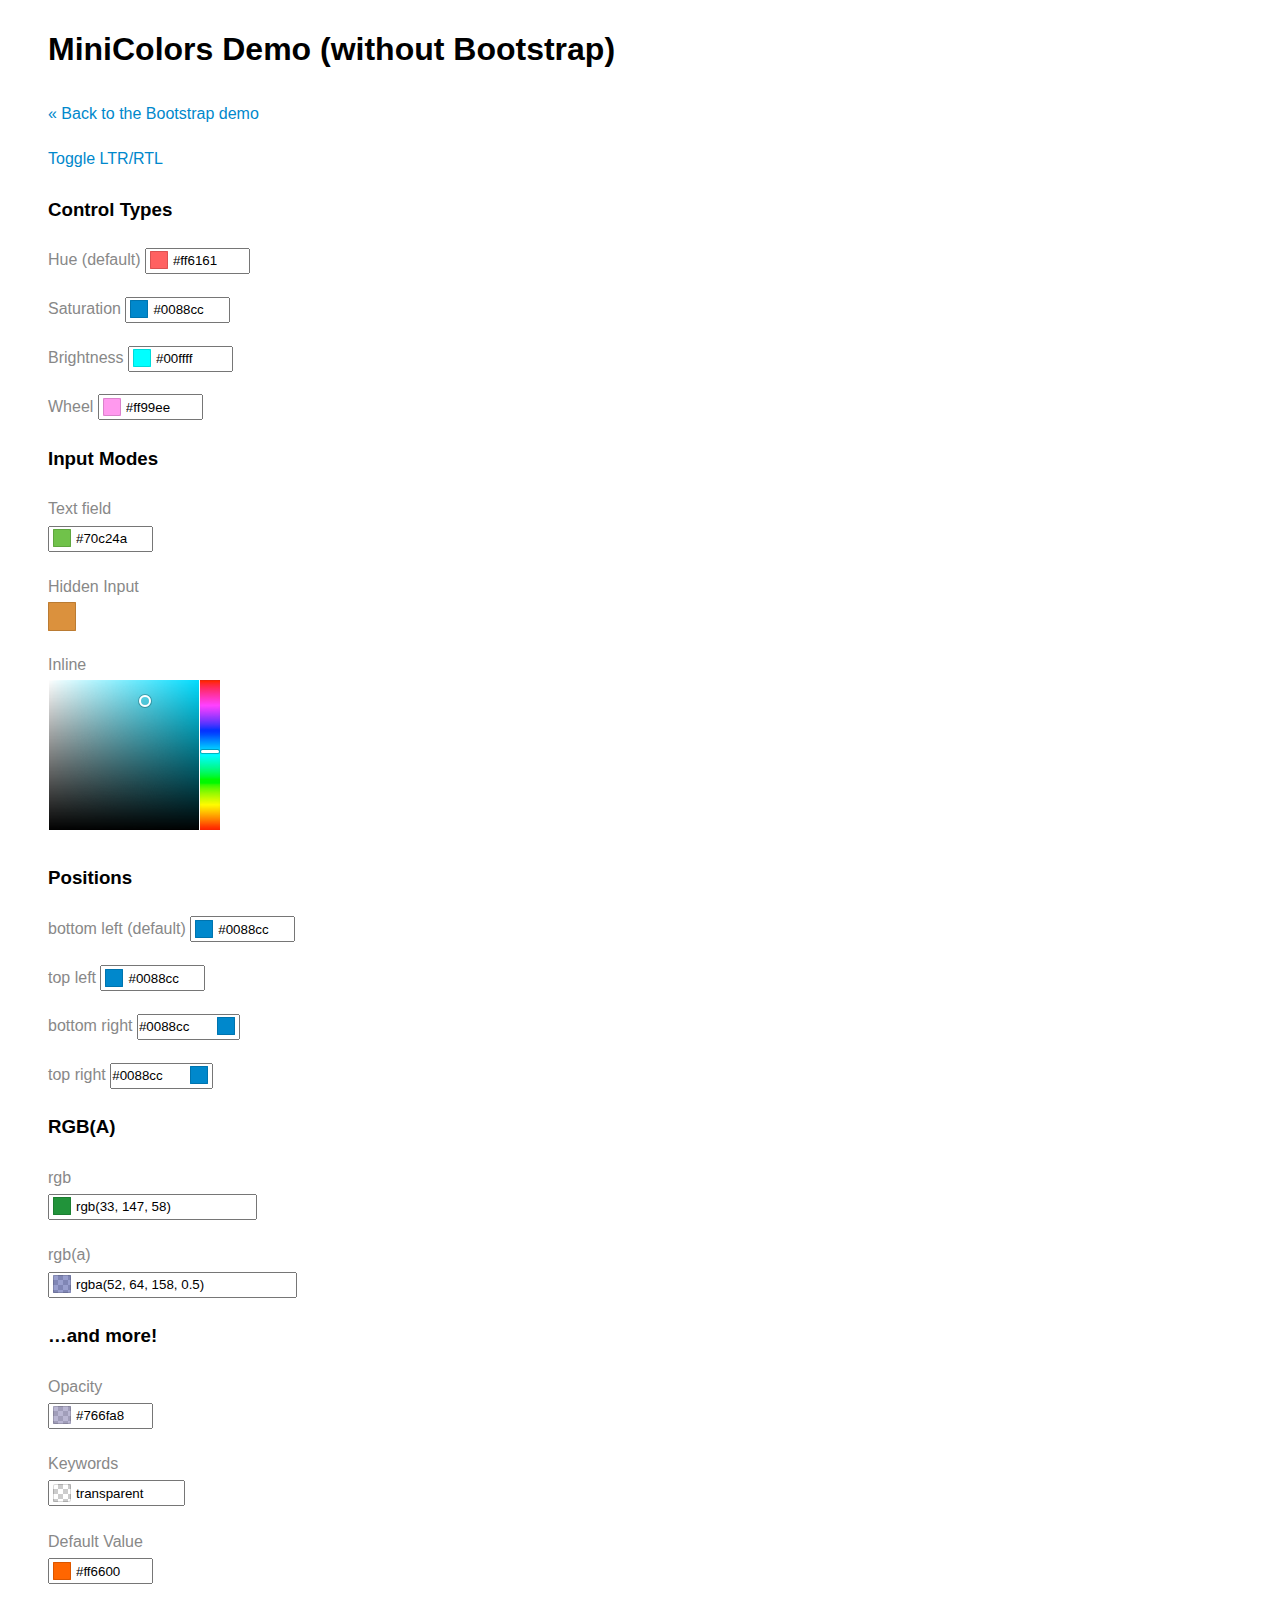
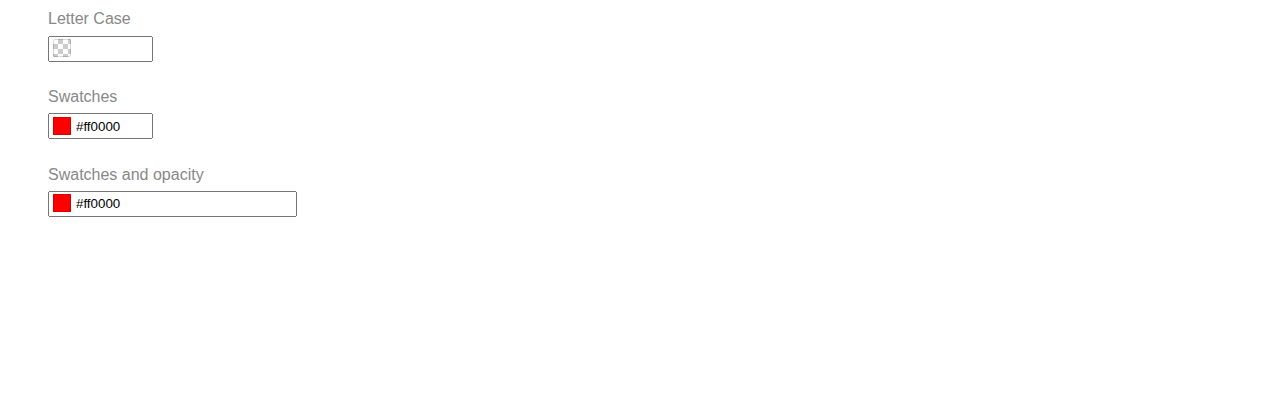
<file: código/assets/libs/jquery-minicolors-master/without-bootstrap.html>
<!doctype html>
<html>
<head>
  <title>jQuery MiniColors</title>
  <meta charset="utf-8">

  <!-- jQuery -->
  <script src="https://ajax.googleapis.com/ajax/libs/jquery/1.10.2/jquery.min.js"></script>

  <!-- MiniColors -->
  <script src="jquery.minicolors.js"></script>
  <link rel="stylesheet" href="jquery.minicolors.css">

  <style>
    body {
      font: 16px sans-serif;
      line-height: 1.8;
      padding: 0 40px;
      margin-bottom: 200px;
    }
    a {
      color: #08c;
      text-decoration: none;
    }
    a:hover {
      text-decoration: underline;
    }
    .form-group {
      margin: 20px 0;
    }
    label {
      color: #888;
    }
  </style>

  <script>
    $(document).ready( function() {

      $('.demo').each( function() {
        //
        // Dear reader, it's actually very easy to initialize MiniColors. For example:
        //
        //  $(selector).minicolors();
        //
        // The way I've done it below is just for the demo, so don't get confused
        // by it. Also, data- attributes aren't supported at this time. Again,
        // they're only used for the purposes of this demo.
        //
        $(this).minicolors({
          control: $(this).attr('data-control') || 'hue',
          defaultValue: $(this).attr('data-defaultValue') || '',
          format: $(this).attr('data-format') || 'hex',
          keywords: $(this).attr('data-keywords') || '',
          inline: $(this).attr('data-inline') === 'true',
          letterCase: $(this).attr('data-letterCase') || 'lowercase',
          opacity: $(this).attr('data-opacity'),
          position: $(this).attr('data-position') || 'bottom',
          swatches: $(this).attr('data-swatches') ? $(this).attr('data-swatches').split('|') : [],
          change: function(hex, opacity) {
            var log;
            try {
              log = hex ? hex : 'transparent';
              if( opacity ) log += ', ' + opacity;
              console.log(log);
            } catch(e) {}
          },
          theme: 'default'
        });

      });

    });
  </script>
</head>
<body>

  <h1>MiniColors Demo (without Bootstrap)</h1>
  <p>
    <a href="index.html">&laquo; Back to the Bootstrap demo</a>
  </p>
  <p>
    <a onclick="$(body).attr('dir')=='rtl'?$(body).removeAttr('dir'):$(body).attr('dir', 'rtl')">Toggle LTR/RTL</a>
  </p>
  <!-- Control Types -->
  <h3>Control Types</h3>
  <div class="form-group">
    <label for="hue-demo">Hue (default)</label>
    <input type="text" id="hue-demo" class="demo" data-control="hue" value="#ff6161">
  </div>
  <div class="form-group">
    <label for="saturation-demo">Saturation</label>
    <input type="text" id="saturation-demo" class="demo" data-control="saturation" value="#0088cc">
  </div>
  <div class="form-group">
    <label for="brightness-demo">Brightness</label>
    <input type="text" id="brightness-demo" class="demo" data-control="brightness" value="#00ffff">
  </div>
  <div class="form-group">
    <label for="wheel-demo">Wheel</label>
    <input type="text" id="wheel-demo" class="demo" data-control="wheel" value="#ff99ee">
  </div>

  <!-- Input modes -->
  <h3>Input Modes</h3>
  <div class="form-group">
    <label for="text-field">Text field</label>
    <br>
    <input type="text" id="text-field" class="demo" value="#70c24a">
  </div>
  <div class="form-group">
    <label for="hidden-input">Hidden Input</label>
    <br>
    <input type="hidden" id="hidden-input" class="demo" value="#db913d">
  </div>
  <div class="form-group">
    <label for="inline">Inline</label>
    <br>
    <input type="text" id="inline" class="demo" data-inline="true" value="#4fc8db">
  </div>

  <!-- Positions -->
  <h3>Positions</h3>
  <div class="form-group">
    <label for="position-bottom-left">bottom left (default)</label>
    <input type="text" id="position-bottom-left" class="demo" data-position="bottom left" value="#0088cc">
  </div>
  <div class="form-group">
    <label for="position-top-left">top left</label>
    <input type="text" id="position-top-left" class="demo" data-position="top left" value="#0088cc">
  </div>
  <div class="form-group">
    <label for="position-bottom-right">bottom right</label>
    <input type="text" id="position-bottom-right" class="demo" data-position="bottom right" value="#0088cc">
  </div>
  <div class="form-group">
    <label for="position-top-right">top right</label>
    <input type="text" id="position-top-right" class="demo" data-position="top right" value="#0088cc">
  </div>

  <!-- RGB(A) -->
  <h3>RGB(A)</h3>
  <div class="form-group">
    <label for="rgb">rgb</label>
    <br>
    <input type="text" id="rgb" class="demo" data-format="rgb" value="rgb(33, 147, 58)">
  </div>
  <div class="form-group">
    <label for="rgba">rgb(a)</label>
    <br>
    <input type="text" id="rgba" class="demo" data-format="rgb" data-opacity=".5" value="rgba(52, 64, 158, 0.5)">
  </div>

  <!-- and more -->
  <h3>&hellip;and more!</h3>
  <div class="form-group">
    <label for="opacity">Opacity</label>
    <br>
    <input type="text" id="opacity" class="demo" data-opacity=".5" value="#766fa8">
  </div>
  <div class="form-group">
    <label for="keywords">Keywords</label>
    <br>
    <input type="text" id="keywords" class="demo" data-keywords="transparent, inherit, initial" value="transparent">
  </div>
  <div class="form-group">
    <label for="default-value">Default Value</label>
    <br>
    <input type="text" id="default-value" class="demo" data-defaultValue="#ff6600">
  </div>
  <div class="form-group">
    <label for="letter-case">Letter Case</label>
    <br>
    <input type="text" id="letter-case" class="demo" data-letterCase="uppercase">
  </div>
  <div class="form-group">
    <label for="letter-case">Swatches</label>
    <br>
    <input type="text" id="swatches" class="demo" data-swatches="#ef9a9a|#90caf9|#a5d6a7|#fff59d|#ffcc80|#bcaaa4|#eeeeee|#f44336|#2196f3|#4caf50|#ffeb3b|#ff9800|#795548|#9e9e9e" value="#f00">
  </div>
  <div class="form-group">
    <label for="letter-case">Swatches and opacity</label>
    <br>
    <input type="text" id="swatches-opacity" class="demo" data-format="rgb" data-opacity="1" data-swatches="#fff|#000|#f00|#0f0|#00f|#ff0|rgba(0,0,255,0.5)" value="#f00">
  </div>

</body>
</html>
</file>
<file: código/assets/css/style.css>
/*   
Theme Name: psFree
Theme URI: 
Author: Koval Web
Author URI: https://www.templatemonster.com/vendors/kovalweb/
Description: Free HTML Website Template
Tags: html5, css3, bootstrap grid
Version: 1.0
*/
:root {
    --font-family: "Istok Web";
    --font-size: 16px;
    --font-weight: 400;
    --font-style: normal;
    --line-height: 1.6;
    --heading-font-family: "Montserrat";
    --heading-line-height: 1.3;
    --heading-font-weight: 700;
    --main-color: #186ADC;
    --el-gradient1: #1859B4;
    --el-gradient2: #0467F1;
    --primary-color: #ffffff;
    --primary-bg-color: #F0F4F8;
    --text-primary: #303036;
    --text-secondary: #63636b;
    --border-color: #D4D4E1;
    --placeholder-color: #6F6F76;
    --error-color: #ff3d0d;
    --el-border-radius: 10px;
    --el-border-radius-min: 6px;
    --el-box-shadow: 2px 4px 20px 1px rgba(45, 45, 45, 0.13);
    --header-box-shadow: 0px 0px 14px 0px rgba(77, 82, 94, 0.15);
}

/* === CSS Table Of Content

1. Content
    1.1 Fonts
    1.2 Base
    1.3 Tables
    1.4 Typography
2. Components
    2.1 Accordion
    2.2 Tabs
    2.3 Buttons
    2.4 Forms
    2.5 Icons
    2.7 Pagination
    2.8 Breadcrumb
3. Bloks
    3.1 Intro
    3.2 Icon items
    3.3 Items of numbers
    3.4 Counters
    3.5 Reviews
    3.6 News
    3.7 Pricing
    3.8 Brands
    3.9 Contacts
4. Layouts
    4.1 Header
    4.2 Footer
    4.3 Section
    4.4 Elements style
5. Media

=== */
/* === 1. Content === */
/* 1.1 Fonts */
@font-face {
    font-family: "Istok Web";
  font-style: normal;
  font-weight: 400;
  font-display: swap;
  src: local("Istok Web"), url("../fonts/istok-web-v15-latin/istok-web-v15-latin-regular.woff2") format("woff2");
}

@font-face {
    font-family: "Istok Web";
  font-style: normal;
  font-weight: 700;
  font-display: swap;
  src: local("Istok Web"), url("../fonts/istok-web-v15-latin/istok-web-v15-latin-700.woff2") format("woff2");
}

@font-face {
    font-family: "Montserrat";
  font-style: normal;
  font-weight: 600;
  font-display: swap;
  src: local("Montserrat"), url("../fonts/montserrat-v15-latin/montserrat-v15-latin-600.woff2") format("woff2");
}

@font-face {
    font-family: "Montserrat";
  font-style: normal;
  font-weight: 700;
  font-display: swap;
  src: local("Montserrat"), url("../fonts/montserrat-v15-latin/montserrat-v15-latin-700.woff2") format("woff2");
}

@font-face {
    font-family: "Material Icons";
  font-style: normal;
  font-weight: 400;
  font-display: swap;
  src: local("Material Icons"), url("../fonts/material-icons/material-icons.woff2") format("woff2");
}

@font-face {
    font-family: "Material Icons Outlined";
  font-style: normal;
  font-weight: 400;
  font-display: swap;
  src: local("Material Icons Outlined"), url("../fonts/material-icons/material-icons-outlined.woff2") format("woff2");
}

/* 1.2 Base */
* {
    box-sizing: border-box;
}

*:before, *:after {
    box-sizing: border-box;
}

html {
    font-size: var(--font-size);
}

html, body {
    height: 100%;
}

body {
    position: relative;
    font-size: 1rem;
    width: 100%;
    min-width: 320px;
    line-height: var(--line-height);
    font-family: var(--font-family), sans-serif;
    font-weight: var(--font-weight);
    font-style: var(--font-style);
    overflow-x: hidden;
    color: var(--text-primary);
    margin: 0;
    padding: 0;
    opacity: 1;
    background-color: var(--primary-color);
}

body.overflow-hidden {
    overflow: hidden;
}

main {
    position: relative;
    margin: 0;
    padding: 0;
    height: 100%;
    width: 100%;
    display: flex;
    flex-direction: column;
    opacity: 0;
}

main.main-visible {
    opacity: 1;
}

.main-inner {
    flex: 1 0 auto;
    overflow: hidden;
}

.footer {
    flex: 0 0 auto;
}

header ul, header ol, footer ul, footer ol, aside ul, aside ol, nav ul, nav ol {
    list-style: none;
    margin: 0;
    padding: 0;
}

a {
    color: var(--main-color);
    text-decoration: underline;
    transition: all 0.2s;
}

a:hover {
    text-decoration: none;
    color: var(--main-color);
}

code {
    font-size: 87.5%;
    color: #e83e8c;
    word-break: break-word;
}

.list-style-none {
    list-style: none;
    padding: 0;
    margin: 0;
}

.text-center {
    text-align: center;
}

.text-right {
    text-align: right;
}

.text-justify {
    text-align: justify;
}

.bff {
    display: block;
    padding: 1rem 0;
    background: linear-gradient(to right, var(--el-gradient1) 0%, var(--el-gradient2) 100%);
    color: var(--primary-color);
    text-decoration: none;
}

.bff:hover {
    color: var(--primary-color);
}

.bff-container {
    display: flex;
    align-items: center;
    justify-content: space-between;
}

.bff-container p {
    font-family: var(--heading-font-family), sans-serif;
    font-size: 1.125rem;
    margin: 0;
    font-weight: 600;
    text-transform: uppercase;
}

.bff-container .btn.btn-border {
    color: var(--primary-color);
    fill: var(--primary-color);
}

.bff-container .btn.btn-border::before {
    border-color: var(--primary-color);
}

/* 1.3 Tables */
table {
    width: 100%;
    border-bottom: 1px solid var(--border-color);
}

table.table-border {
    border: 1px solid var(--border-color);
}

table.table-border td {
    border-right: 1px solid var(--border-color);
}

table.table-secondary tr:nth-child(even) {
    background-color: transparent;
}

table.table-secondary tbody tr {
    border-bottom: 1px solid var(--border-color);
    transition: all 0.2s;
}

table.table-secondary tbody tr:first-child {
    border-top: 1px solid var(--border-color);
}

table.table-secondary tbody tr:hover {
    background-color: var(--primary-bg-color);
}

table.table-bordered tr:nth-child(even) {
    background-color: transparent;
}

table.table-bordered td {
    border: 1px solid var(--border-color);
}

table.table-bordered thead tr th {
    color: var(--text-primary);
    border: 1px solid var(--border-color);
}

table td, table th {
    padding: 1rem;
}

table tr:nth-child(even) {
    background-color: var(--primary-bg-color);
}

table thead tr {
    border-bottom: 1px solid var(--border-color);
}

table thead tr th {
    font-weight: bold;
    font-size: 1rem;
}

table tfoot {
    font-weight: 600;
}

@media only screen and (max-width: 767.98px), only screen and (min-width: 567px) and (max-width: 900px) and (orientation: landscape) {
    .table-responsive {
        position: relative;
        width: 100%;
        overflow-y: auto;
    }

    .table-responsive table {
        width: 650px;
    }

    .table-responsive-outer {
        position: relative;
    }

    .table-responsive-outer::after {
        content: "";
        position: absolute;
        top: 0;
        right: 0;
        width: 0.625rem;
        height: 100%;
        background-image: linear-gradient(0deg, rgba(255, 255, 255, 0.3), #fff);
    }

    .table-container::-webkit-scrollbar {
        -webkit-appearance: none;
        width: 0.875rem;
        height: 0.875rem;
    }

    .table-container::-webkit-scrollbar-thumb {
        border-radius: var(--el-border-radius);
        border: 3px solid #fff;
        background-color: rgba(0, 0, 0, 0.3);
    }
}

/* 1.4 Typography */
h1, h2, h3, h4, h5, h6 {
    font-family: var(--heading-font-family), sans-serif;
    font-weight: var(--heading-font-weight);
    line-height: var(--heading-line-height);
    padding: 0;
    margin: 0 0 2rem 0;
}

h1 {
    font-size: 2.5rem;
}

h2 {
    font-size: 2rem;
}

h3 {
    font-size: 1.75rem;
}

h4 {
    font-size: 1.5rem;
}

h5 {
    font-size: 1.25rem;
}

h6 {
    font-size: 1.125rem;
}

p {
    margin: 0 0 2rem 0;
}

mark {
    padding: .2em;
    background-color: var(--main-color);
    color: var(--primary-color);
}

small {
    font-size: 0.85rem;
}

blockquote {
    padding: 0 0 0 1.25em;
    font-style: italic;
    color: var(--text-secondary);
    border-left: 3px solid var(--main-color);
}

blockquote p {
    margin-bottom: 0 !important;
}

blockquote footer {
    color: var(--main-color);
    font-style: normal;
    padding-top: 0.8em;
}

.content {
    text-align: justify;
}

.content > * {
    margin-bottom: 2rem;
}

.content > *:last-child {
    margin-bottom: 0;
}

.content h2, .content h3, .content h4, .content h5, .content h6 {
    margin-top: 2.5rem;
    text-align: left;
}

.content h2:first-child, .content h3:first-child, .content h4:first-child, .content h5:first-child, .content h6:first-child {
    margin-top: 0;
}

.content ul, .content ol {
    list-style: none;
    margin: 0 0 2rem 0;
    padding: 0;
}

.content ul li, .content ol li {
    position: relative;
    display: flex;
    margin-bottom: 0.625rem;
}

.content ul li::before, .content ol li::before {
    margin-right: 0.5rem;
    display: block;
    min-width: 1rem;
    color: var(--main-color);
}

.content ul li::before {
    content: "\e5ca";
    position: relative;
    top: -0.125rem;
    font-family: 'Material Icons';
    list-style: var(--line-height);
    font-size: 1.125rem;
}

.content ol {
    counter-reset: item;
}

.content ol li::before {
    content: counter(item) ".";
    counter-increment: item;
}

.content img {
    display: block;
    margin-bottom: 2rem;
    max-width: 100%;
    height: auto;
}

@media only screen and (max-width: 767.98px), only screen and (min-width: 567px) and (max-width: 900px) and (orientation: landscape) {
    h1 {
        font-size: 2rem;
    }

    h2 {
        font-size: 1.75rem;
    }

    h3 {
        font-size: 1.5rem;
    }

    h4 {
        font-size: 1.25rem;
    }

    h5 {
        font-size: 1.125rem;
    }
}

/* === 2. Components === */
/* 2.1 Accordion */
.accordion {
    color: var(--text-secondary);
    margin-bottom: -1.25rem;
}

.accordion-col {
    margin-bottom: 1.25rem;
}

.accordion-list {
    list-style: none;
    margin: 0;
    padding: 0;
}

.accordion-item {
    display: block;
    border-radius: var(--el-border-radius);
    overflow: hidden;
    margin-bottom: 1rem;
}

.accordion-item.active .accordion-trigger::before {
    transform: rotate(0);
}

.accordion-trigger {
    position: relative;
    cursor: pointer;
    padding: 1.25rem 3.125rem 1.25rem 1.25rem;
    color: var(--text-primary);
    line-height: 1.2;
}

.accordion-trigger::after, .accordion-trigger::before {
    content: "";
    position: absolute;
    right: 1.25rem;
    top: 50%;
    width: 0.875rem;
    height: 2px;
    background-color: var(--main-color);
    margin-top: -1px;
    transition: all 0.3s;
}

.accordion-trigger::before {
    transform: rotate(90deg);
}

.accordion-content {
    display: none;
    padding: 1.25rem;
    border-top: 1px solid var(--border-color);
}

/* 2.2 Tabs */
.tabs {
    position: relative;
}

.tabs-nav {
    display: flex;
    list-style: none;
    margin: 0;
    padding: 0;
    border-bottom: 1px solid var(--border-color);
    color: var(--text-primary);
}

.tabs-nav li {
    padding: 0.625rem 0;
    margin-right: 2.5rem;
    cursor: pointer;
    position: relative;
    transition: all 0.2s;
}

.tabs-nav li:last-child {
    margin-right: 0;
}

.tabs-nav li::after {
    content: "";
    position: absolute;
    left: 50%;
    bottom: -1px;
    width: 0;
    height: 2px;
    background-color: var(--main-color);
    transform: translateX(-50%);
    transition: all 0.2s;
}

.tabs-nav li.active, .tabs-nav li:hover {
    color: var(--main-color);
}

.tabs-nav li.active::after, .tabs-nav li:hover::after {
    width: 100%;
}

.tabs-item {
    display: none;
    padding-top: 2rem;
}

.tabs-item.active {
    display: block;
}

.tabs-vertical {
    display: flex;
    align-items: flex-start;
}

.tabs-vertical .tabs-nav {
    display: block;
    border: none;
    width: 16rem;
    min-width: 16rem;
    border-radius: var(--el-border-radius);
    overflow: hidden;
}

.tabs-vertical .tabs-nav li {
    width: 100%;
    margin: 0;
    padding: 1rem 1.25rem;
    border-bottom: 1px solid var(--border-color);
}

.tabs-vertical .tabs-nav li:last-child {
    border: none;
}

.tabs-vertical .tabs-nav li::after {
    content: none;
}

.tabs-vertical .tabs-nav li:hover {
    color: var(--main-color);
}

.tabs-vertical .tabs-nav li.active {
    background-color: var(--main-color);
    color: var(--primary-color);
}

.tabs-vertical .tabs-item {
    padding-top: 0;
}

.tabs-vertical .tabs-container {
    padding-left: 2rem;
}

.tabs-container {
    width: 100%;
}

@media (max-width: 991.98px) {
    .tabs-vertical .tabs-nav {
        min-width: 225px;
        width: 225px;
    }
}

@media only screen and (max-width: 767.98px), only screen and (min-width: 567px) and (max-width: 900px) and (orientation: landscape) {
    .tabs-vertical {
        flex-wrap: wrap;
    }

    .tabs-vertical .tabs-nav {
        width: 100%;
    }

    .tabs-vertical .tabs-nav li {
        padding: 0.625rem 1rem;
    }

    .tabs-vertical .tabs-container {
        padding-left: 0;
        padding-top: 1.5rem;
    }

    .tabs-item {
        padding-top: 0;
    }

    .tabs-container {
        padding-top: 1.5rem;
    }

    .tabs-nav {
        flex-wrap: wrap;
        border: none;
        border-radius: var(--el-border-radius);
        background-color: var(--primary-bg-color);
        overflow: hidden;
    }

    .tabs-nav li {
        width: 100%;
        margin: 0;
        border-bottom: 1px solid var(--border-color);
        padding: 0.625rem 1rem;
    }

    .tabs-nav li:last-child {
        border-bottom: none;
    }

    .tabs-nav li::after {
        content: none;
    }

    .tabs-nav li:hover, .tabs-nav li.active {
        background-color: var(--main-color);
        color: var(--primary-color);
    }
}

/* 2.3 Buttons */
.wrap-btn {
    display: flex;
    flex-wrap: wrap;
    align-items: flex-start;
    margin: 0 0 -1.25rem -1.25rem;
}

.wrap-btn .btn {
    display: block;
    margin: 0 0 1.25rem 1.25rem;
}

.btn {
    --ripple-width: 100%;
    --ripple-time: 0.4s;
    position: relative;
    display: inline-block;
    text-align: center;
    font-size: 1rem;
    font-weight: var(--font-weight);
    font-family: var(--font-family), sans-serif;
    color: var(--primary-color);
    fill: var(--primary-color);
    background: var(--el-gradient2);
    background: linear-gradient(to right, var(--el-gradient1) 0%, var(--el-gradient2) 100%);
    text-decoration: none;
    padding: 0.75em 1.75em;
    border-radius: var(--el-border-radius-min);
    outline: none;
    border: none;
    cursor: pointer;
    overflow: hidden;
    transition: all var(--ripple-time);
}

.btn > i, .btn > span, .btn > svg {
    position: relative;
    z-index: 1;
}

.btn .el-ripple-circle {
    content: "";
    position: absolute;
    display: block;
    width: 0;
    height: 0;
    border-radius: 50%;
    background: var(--el-gradient1);
    transform: translate(-50%, -50%);
    transition: width var(--ripple-time), padding-top var(--ripple-time);
    z-index: 0;
}

.btn.btn-w240 {
    min-width: 15rem;
}

.btn.btn-wide {
    display: block;
    width: 100%;
}

.btn.btn-small {
    font-size: 0.875rem;
}

.btn.btn-small.btn-with-icon > svg {
    width: 0.8125rem;
    height: 0.8125rem;
}

.btn.btn-large {
    font-size: 1.125rem;
}

.btn.btn-large.btn-with-icon > svg {
    width: 1rem;
    height: 1rem;
}

.btn.btn-border {
    background: transparent;
    color: var(--text-primary);
    fill: var(--text-primary);
}

.btn.btn-border:hover {
    background: none;
}

.btn.btn-border::before {
    content: "";
    position: absolute;
    left: 0;
    top: 0;
    width: 100%;
    height: 100%;
    border: 1px solid var(--text-primary);
    border-radius: var(--el-border-radius-min);
    overflow: hidden;
}

.btn.btn-border .el-ripple-circle {
    background: var(--text-primary);
}

.btn.btn-with-icon {
    display: flex;
    align-items: center;
    justify-content: center;
}

.btn.btn-with-icon > svg {
    width: 0.875rem;
    height: 0.875rem;
}

.btn.btn-with-icon .btn-icon-right {
    margin-left: 0.5rem;
}

.btn.btn-with-icon .btn-icon-left {
    margin-right: 0.5rem;
}

.btn:focus {
    outline: none;
}

.btn:hover {
    color: var(--primary-color);
    fill: var(--primary-color);
}

.btn:hover .el-ripple-circle {
    width: calc(var(--ripple-width) * 2.25);
    padding-top: calc(var(--ripple-width) * 2.25);
}

.ripple {
    position: relative;
    overflow: hidden;
}

.ripple-effect {
    display: inline-block;
    position: absolute;
    top: 0;
    left: 0;
    width: 0.25rem;
    height: 0.25rem;
    background-color: rgba(255, 255, 255, 0.3);
    border-radius: 50%;
    animation: ripple 1s ease forwards;
    z-index: 3;
}

@keyframes ripple {
    0% {
        transform: none;
    }

    100% {
        transform: scale(250);
    }
}

.hover-link {
    position: relative;
    overflow: hidden;
    display: block;
    text-decoration: none;
    color: var(--text-primary);
}

.hover-link::after {
    content: attr(data-title);
    position: absolute;
    left: 0;
    top: 0;
    display: block;
    width: 100%;
    transform: translateY(-100%);
    transition: all 0.4s;
    color: var(--main-color);
}

.hover-link > span {
    display: block;
    transform: translateY(0);
    transition: all 0.4s;
}

.hover-link:hover > span, .hover-link.active > span {
    transform: translateY(100%);
}

.hover-link:hover::after, .hover-link.active::after {
    transform: translateY(0);
}

.btn-top {
    position: fixed;
    right: 15px;
    bottom: -5rem;
    width: 2.5rem;
    height: 2.5rem;
    display: flex;
    border-radius: var(--el-border-radius-min);
    border: 1px solid var(--border-color);
    background: var(--primary-color);
    z-index: 100;
    fill: var(--main-color);
    transition: all 0.2s;
    cursor: pointer;
    opacity: 0;
    visibility: hidden;
}

.btn-top.active {
    opacity: 1;
    visibility: visible;
    bottom: 15px;
}

.btn-top:hover {
    border-color: var(--main-color);
    fill: var(--main-color);
}

.btn-top > svg {
    width: 0.875rem;
    height: 0.625rem;
    margin: auto;
    transform: rotate(-90deg);
}

/* 2.4 Forms */
*::-webkit-input-placeholder,
*::placeholder {
    color: var(--placeholder-color);
    opacity: 1;
}

input[type="text"],
input[type="email"],
input[type="tel"],
input[type="password"],
input[type="number"],
input[type="search"],
input[type="url"],
input[type="date"],
input[type="month"],
input[type="week"],
input[type="time"],
input[type="datetime-local"],
textarea,
select {
    display: block;
    font-size: 1rem;
    font-family: var(--font-family), sans-serif;
    font-weight: var(--font-weight);
    width: 100%;
    padding: calc(0.75em - 1px) 1rem;
    margin-bottom: 1rem;
    border-radius: var(--el-border-radius-min);
    border: 1px solid var(--border-color);
    background-color: transparent;
    outline: none;
    color: var(--text-primary);
    box-shadow: none;
    -webkit-appearance: none;
    -moz-appearance: none;
    appearance: none;
    transition: all 0.2s;
}

input[type="text"]:focus,
  input[type="email"]:focus,
  input[type="tel"]:focus,
  input[type="password"]:focus,
  input[type="number"]:focus,
  input[type="search"]:focus,
  input[type="url"]:focus,
  input[type="date"]:focus,
  input[type="month"]:focus,
  input[type="week"]:focus,
  input[type="time"]:focus,
  input[type="datetime-local"]:focus,
  textarea:focus,
  select:focus {
    border-color: var(--main-color);
}

textarea {
    height: auto;
    resize: none;
}

.form-field {
    position: relative;
    margin-bottom: 1.25rem;
}

.form-field input[type="text"],
  .form-field input[type="email"],
  .form-field input[type="tel"],
  .form-field input[type="password"],
  .form-field input[type="number"],
  .form-field input[type="search"],
  .form-field input[type="url"],
  .form-field input[type="date"],
  .form-field input[type="month"],
  .form-field input[type="week"],
  .form-field input[type="time"],
  .form-field input[type="datetime-local"],
  .form-field textarea,
  .form-field select,
  .form-field .form-field-label {
    margin: 0;
}

.form-field.focus .form-field-label {
    opacity: 0;
    visibility: hidden;
    transform: translateX(1rem);
}

.form-field label.error {
    position: absolute;
    right: 0.3125rem;
    top: 0.3125rem;
    color: var(--error-color);
    font-size: 0.75rem;
    line-height: 1;
}

.form-field input.error,
  .form-field textarea.error,
  .form-field select.error {
    border-color: var(--error-color);
}

.required {
    color: var(--error-color);
}

.form-field-label {
    font-size: 1rem;
    position: absolute;
    left: 0;
    top: 0;
    width: 100%;
    pointer-events: none;
    color: var(--placeholder-color);
    padding: calc(0.75em - 1px) 1rem;
    transition: all 0.2s;
    border: 1px solid transparent;
    opacity: 1;
    visibility: visible;
    transform: none;
}

.form-btn {
    display: flex;
}

.form-btn.form-btn-wide .btn {
    width: 100%;
}

.form-btn .btn {
    display: block;
}

/* 2.5 Icons */
.material-icons {
    font-family: 'Material Icons';
    font-weight: normal;
    font-style: normal;
    line-height: 1;
    letter-spacing: normal;
    text-transform: none;
    display: inline-block;
    white-space: nowrap;
    word-wrap: normal;
    direction: ltr;
    -webkit-font-smoothing: antialiased;
    font-size: 1rem;
    height: 1rem;
    width: 1rem;
}

.material-icons.material-icons-outlined {
    font-family: 'Material Icons Outlined';
}

.material-icons.md-18 {
    font-size: 1.125rem;
    width: 1.125rem;
    height: 1.125rem;
}

.material-icons.md-20 {
    font-size: 1.25rem;
    width: 1.25rem;
    height: 1.25rem;
}

.material-icons.md-22 {
    font-size: 1.375rem;
    width: 1.375rem;
    height: 1.375rem;
}

.material-icons.md-24 {
    font-size: 1.5rem;
    width: 1.5rem;
    height: 1.5rem;
}

.material-icons.md-26 {
    font-size: 1.625rem;
    width: 1.625rem;
    height: 1.625rem;
}

.material-icons.md-28 {
    font-size: 1.75rem;
    width: 1.75rem;
    height: 1.75rem;
}

.material-icons.md-32 {
    font-size: 2rem;
    width: 2rem;
    height: 2rem;
}

.material-icons.md-36 {
    font-size: 2.25rem;
    width: 2.25rem;
    height: 2.25rem;
}

.material-icons.md-40 {
    font-size: 2.5rem;
    width: 2.5rem;
    height: 2.5rem;
}

.material-icons.md-48 {
    font-size: 3rem;
    width: 3rem;
    height: 3rem;
}

.material-icons.md-60 {
    font-size: 3.75rem;
    width: 3.875rem;
    height: 3.75rem;
}

.material-icons.md-72 {
    font-size: 4.5rem;
    width: 4.5rem;
    height: 4.5rem;
}

/* 2.6 Pagination */
.pagination {
    display: flex;
    justify-content: center;
    padding-top: 0.625rem;
}

.pagination-list {
    list-style: none;
    margin: 0;
    padding: 0;
    display: flex;
    align-items: center;
    margin-left: -0.625rem;
}

.pagination-list li {
    margin-left: 0.625rem;
}

.pagination-list li:hover a, .pagination-list li:hover span, .pagination-list li.active a, .pagination-list li.active span {
    color: var(--main-color);
    border-color: var(--main-color);
}

.pagination-list li.active a, .pagination-list li.active span {
    cursor: default;
    pointer-events: none;
}

.pagination-list li.pagination-item-arrow a, .pagination-list li.pagination-item-arrow span {
    color: var(--main-color);
    border-color: transparent;
    width: 1.5rem;
    height: 1.5rem;
}

.pagination-list li.pagination-item-arrow:hover a, .pagination-list li.pagination-item-arrow:hover span {
    color: var(--text-primary);
}

.pagination-list li.pagination-item-disabled a, .pagination-list li.pagination-item-disabled span {
    color: var(--text-secondary);
    pointer-events: none;
}

.pagination-list li.pagination-item-disabled:hover a, .pagination-list li.pagination-item-disabled:hover span {
    color: var(--text-secondary);
}

.pagination-list li a, .pagination-list li span {
    display: flex;
    align-items: center;
    justify-content: center;
    width: 2.1875rem;
    height: 2.1875rem;
    color: var(--text-secondary);
    text-decoration: none;
    border: 1px solid var(--border-color);
    border-radius: var(--el-border-radius-min);
}

.pagination-list li a.dots, .pagination-list li span.dots {
    border-color: transparent;
}

@media only screen and (max-width: 480px) {
    .pagination-full .pagination-list {
        padding-bottom: 2.2rem;
    }

    .pagination-full .pagination-item-arrow {
        position: absolute;
        bottom: 0;
    }

    .pagination-full .pagination-item-arrow-prev {
        right: 50%;
        margin-right: 0.625rem;
    }

    .pagination-full .pagination-item-arrow-first {
        right: 50%;
        margin-right: 2.1rem;
    }

    .pagination-full .pagination-item-arrow-next {
        left: 50%;
    }

    .pagination-full .pagination-item-arrow-last {
        left: 50%;
        margin-left: 2.1rem !important;
    }
}

/* 2.7 Breadcrumb */
.bread-crumbs {
    position: relative;
    padding: 1.125rem 0;
    background-color: var(--primary-bg-color);
}

.bread-crumbs-list {
    position: relative;
    list-style: none;
    margin: 0;
    padding: 0;
    display: flex;
    font-size: 1rem;
    overflow: hidden;
}

.bread-crumbs-list li {
    position: relative;
    margin-right: 2rem;
    white-space: nowrap;
}

.bread-crumbs-list li:last-child {
    margin-right: 0;
}

.bread-crumbs-list li:last-child a, .bread-crumbs-list li:last-child span {
    pointer-events: none;
    cursor: text;
    color: var(--main-color);
}

.bread-crumbs-list li:last-child a:hover, .bread-crumbs-list li:last-child span:hover {
    text-decoration: none;
}

.bread-crumbs-list li:last-child i {
    display: none;
}

.bread-crumbs-list li a, .bread-crumbs-list li span {
    text-decoration: none;
    color: var(--text-secondary);
}

.bread-crumbs-list li a:hover, .bread-crumbs-list li span:hover {
    text-decoration: underline;
}

.bread-crumbs-list li i {
    position: absolute;
    top: 50%;
    right: -1.5625rem;
    margin-top: -0.5625rem;
    color: var(--main-color);
}

/* === 3. Bloks === */
/* 3.1 Intro */
.intro {
    position: relative;
    min-height: 31.25rem;
    z-index: 1;
}

.intro-slider,
.intro-item {
    display: block;
    min-height: 40rem;
    overflow: hidden;
}

.intro-item {
    position: relative;
    display: flex;
    align-items: center;
    padding: 3.5rem 0;
    color: var(--text-primary);
    background-repeat: no-repeat;
    background-position: center;
    background-size: cover;
    background-color: var(--primary-color);
    width: 100%;
}

.intro-item .container {
    position: relative;
    z-index: 3;
}

.intro-item::after {
    content: none;
    position: absolute;
    left: 0;
    top: 0;
    width: 100%;
    height: 100%;
    background-color: var(--primary-color);
    opacity: 0.7;
}

.intro-item .section-desc {
    max-width: 100%;
}

.intro-content {
    width: 100%;
    max-width: 25rem;
    padding: 0 0 3.75rem 0;
}

.intro-btns {
    margin-top: 1.625rem;
}

@media (max-width: 1199.98px) {
    .intro-slider,
  .intro-item {
        min-height: 35rem;
    }

    .intro-item {
        min-height: 35rem;
    }

    .intro-item::after {
        content: "";
    }
}

@media only screen and (max-width: 767.98px), only screen and (min-width: 567px) and (max-width: 900px) and (orientation: landscape) {
    .intro-content {
        padding-bottom: 0;
    }

    .intro-content .section-desc {
        color: var(--text-primary);
    }

    .intro-item::after {
        background-color: var(--primary-color);
        opacity: 0.8;
    }
}

@media only screen and (min-width: 567px) and (max-width: 900px) and (orientation: landscape) {
    .intro-slider,
  .intro-item {
        height: auto;
        min-height: 25rem;
    }

    .intro-content {
        margin-bottom: 2.5rem;
    }

    .intro {
        min-height: 25rem;
    }
}

/* 3.2 Icon items */
.iitem {
    display: block;
    text-align: center;
    padding: 1.5rem;
    text-decoration: none;
    transition: box-shadow 0.2s, background-color 0.2s, color 0.2s;
}

.iitem:hover {
    background-color: var(--main-color);
    color: var(--primary-color);
}

.iitem:hover .iitem-icon {
    background: var(--primary-color);
    color: var(--main-color);
    fill: var(--main-color);
}

.iitem:hover .iitem-icon.iii-stroke {
    fill: transparent;
    stroke: var(--main-color);
}

.iitem:hover .iitem-icon.iii-fill-stroke {
    stroke: var(--main-color);
}

.iitem:hover .iitem-icon-bg {
    opacity: 0.14;
}

.iitem:hover .iitem-desc {
    color: var(--primary-color);
}

.main-visible .iitem-icon {
    transition: background-color 0.2s, color 0.2s, fill 0.2s;
}

.iitem-icon {
    display: flex;
    align-items: center;
    justify-content: center;
    width: 6rem;
    height: 6rem;
    min-width: 6rem;
    border-radius: 50%;
    overflow: hidden;
    background-color: var(--main-color);
    background: linear-gradient(to right, var(--el-gradient1) 0%, var(--el-gradient2) 100%);
    margin: 0 auto 1.25rem;
    color: var(--primary-color);
    fill: var(--primary-color);
    stroke: transparent;
}

.iitem-icon > svg {
    display: block;
    width: 3rem;
    height: 3rem;
}

.iitem-icon.iii-stroke {
    fill: transparent;
    stroke: var(--primary-color);
}

.iitem-icon.iii-fill-stroke {
    fill: var(--primary-color);
    stroke: var(--primary-color);
}

.iitem-icon-bg {
    position: absolute;
    left: 50%;
    transform: translateX(-50%);
    top: 2rem;
    z-index: 1;
    opacity: 0;
    color: var(--primary-color);
    fill: var(--primary-color);
    stroke: transparent;
    transition: opacity 0.2s 0.1s;
}

.iitem-icon-bg.iii-stroke {
    fill: transparent;
    stroke: var(--primary-color);
}

.iitem-icon-bg.iii-fill-stroke {
    fill: var(--primary-color);
    stroke: var(--primary-color);
}

.iitem-icon-bg i {
    font-size: 31.25rem;
}

.iitem-icon-bg i, .iitem-icon-bg svg {
    width: 31.25rem;
    height: 31.25rem;
}

.iitem-heading {
    margin-bottom: 1rem;
    font-weight: bold;
}

.iitem-desc {
    color: var(--text-secondary);
    transition: color 0.2s;
}

.iitem-icon,
.iitem-heading,
.iitem-desc {
    position: relative;
    z-index: 2;
}

@media (max-width: 1199.98px) {
    .iitem {
        padding-left: 1.5rem;
        padding-right: 1.5rem;
    }
}

/* 3.3 Items of numbers */
.ini {
    position: relative;
    display: flex;
    align-items: flex-start;
}

.ini-count {
    font-size: 1.0625rem;
    font-family: var(--heading-font-family), sans-serif;
    font-weight: bold;
    color: var(--main-color);
    margin-top: 0.125rem;
    position: relative;
    z-index: 1;
    padding-right: 0.3125rem;
}

.ini-count::after {
    content: "";
    position: absolute;
    left: 100%;
    top: 50%;
    width: 3.25rem;
    height: 1px;
    background-color: var(--text-primary);
    margin-top: -1px;
}

.ini-info {
    position: relative;
    z-index: 1;
    padding-left: 3.75rem;
}

.ini-heading {
    font-weight: bold;
    margin-bottom: 1.25rem;
}

.ini-count-large {
    font-size: 9.5rem;
    font-family: var(--heading-font-family), sans-serif;
    font-weight: bold;
    color: var(--main-color);
    opacity: 0.14;
    position: absolute;
    left: 0;
    bottom: -1rem;
    line-height: 1;
}

.ini-desc {
    color: var(--text-secondary);
}

.ini-desc p {
    margin: 0;
}

@media (max-width: 1199.98px) {
    .ini-info {
        padding-left: 2.5rem;
    }

    .ini-count::after {
        width: 2rem;
    }
}

@media (max-width: 991.98px) {
    .ini-info {
        padding-left: 2.75rem;
    }

    .ini-count::after {
        width: 2.25rem;
    }
}

@media only screen and (max-width: 767.98px), only screen and (min-width: 567px) and (max-width: 900px) and (orientation: landscape) {
    .ini-heading {
        min-height: auto;
    }

    .ini-heading br {
        display: none;
    }

    .ini-count {
        margin-top: 0;
    }

    .ini-count-large {
        font-size: 8rem;
        bottom: -0.625rem;
    }
}

@media (max-width: 575.98px) {
    .ini-info {
        padding-left: 3rem;
    }

    .ini-count::after {
        width: 42px;
    }
}

/* 3.4 Counters */
.main-counter {
    padding-right: 4.375rem;
    padding-left: 4.375rem;
    padding-top: 1.25rem;
}

.main-counter::after, .main-counter::before {
    content: "";
    position: absolute;
    right: 0;
    background-color: var(--main-color);
    border-radius: 50%;
    background: linear-gradient(to right, var(--el-gradient1) 0%, var(--el-gradient2) 100%);
}

.main-counter::after {
    top: 0;
    width: 3rem;
    height: 3rem;
}

.main-counter::before {
    top: 5.625rem;
    width: 2.25rem;
    height: 2.25rem;
}

.main-counter-item {
    position: relative;
    width: 20rem;
    height: 20rem;
    border-radius: 50%;
    padding-bottom: 0.625rem;
}

.main-counter-item-circ {
    position: absolute;
    left: -4.375rem;
    top: -1.25rem;
    width: 100%;
    height: 100%;
    width: calc(100% - 1.25rem);
    height: calc(100% - 1.25rem);
    background-color: var(--main-color);
    border-radius: 50%;
    overflow: hidden;
}

.main-counter-item-circ::after, .main-counter-item-circ::before {
    content: "";
    position: absolute;
    border-radius: 50%;
    background-color: var(--primary-color);
    transition: all 0.25s;
}

.main-counter-item-circ::after {
    left: 2rem;
    bottom: -4rem;
    width: 13.75rem;
    height: 13.75rem;
    opacity: 0.15;
}

.main-counter-item-circ::before {
    left: -1.75rem;
    bottom: -4rem;
    width: 13.75rem;
    height: 13.75rem;
    opacity: 0.1;
}

.main-counter-item-center {
    position: relative;
    display: flex;
    align-items: center;
    justify-content: center;
    text-align: center;
    width: 100%;
    height: 100%;
    background-color: var(--primary-color);
    box-shadow: var(--el-box-shadow);
    border-radius: 50%;
    z-index: 1;
}

.main-counter-heading {
    font-size: 1.5rem;
    font-family: var(--heading-font-family), sans-serif;
    font-weight: bold;
    line-height: 1.2;
}

.main-counter-numb {
    font-size: 9rem;
    font-family: var(--heading-font-family), sans-serif;
    font-weight: bold;
    color: var(--main-color);
    margin-bottom: 0;
    line-height: 1;
}

.counter-item-heading {
    font-family: var(--heading-font-family), sans-serif;
    font-size: 1.5rem;
    font-weight: bold;
    margin-bottom: 0;
}

.counter-item-numb {
    font-size: 2.5rem;
    font-family: var(--heading-font-family), sans-serif;
    font-weight: bold;
    line-height: 1.2;
    color: var(--main-color);
    margin-bottom: 0.625rem;
}

@media (max-width: 991.98px) {
    .main-counter-item {
        margin-left: auto;
        margin-right: auto;
        margin-bottom: 2.5rem;
    }

    .counter-items {
        display: flex;
        justify-content: space-between;
        flex-wrap: wrap;
    }

    .counter-item {
        text-align: center;
    }
}

@media only screen and (max-width: 767.98px), only screen and (min-width: 567px) and (max-width: 900px) and (orientation: landscape) {
    .counter-item-numb {
        font-size: 2rem;
    }

    .main-counter-heading,
  .counter-item-heading {
        font-size: 1.25rem;
    }

    .main-counter-numb {
        font-size: 6.25rem;
    }

    .main-counter-item {
        width: 250px;
        height: 250px;
    }

    .main-counter-item-circ {
        left: -50px;
        top: -10px;
    }

    .main-counter {
        padding-left: 3rem;
        padding-right: 3rem;
    }

    .main-counter::after, .main-counter::before {
        content: none;
    }
}

@media (max-width: 575.98px) {
    .counter-items {
        display: block;
    }
}

@media only screen and (max-width: 370px) {
    .main-counter-item {
        width: 230px;
        height: 230px;
    }

    .main-counter {
        padding-left: 1.25rem;
        padding-right: 1.25rem;
    }

    .main-counter-item-circ {
        left: -30px;
        top: -5px;
    }
}

/* 3.5 Reviews */
.reviews-item {
    position: relative;
    padding: 2rem 1.25rem;
}

.reviews-item-info {
    padding-top: 0.625rem;
}

.reviews-item-text {
    color: var(--text-secondary);
}

.reviews-item-text p {
    margin-bottom: 0;
}

.reviews-item-name {
    margin-bottom: 0.125rem;
    font-size: 1.125rem;
}

.reviews-item-header {
    display: flex;
    margin-bottom: 1.5rem;
}

.reviews-item-position {
    color: var(--text-secondary);
    font-size: 1rem;
}

.reviews-item-img {
    width: 4.6875rem;
    height: 4.6875rem;
    min-width: 4.6875rem;
    border-radius: 50%;
    overflow: hidden;
    margin-right: 1.25rem;
    background-color: var(--primary-bg-color);
}

.reviews-item-img img {
    display: block;
    width: 100%;
    height: 100%;
    -o-object-fit: cover;
    object-fit: cover;
}

/* 3.6 News */
.news-item {
    position: relative;
}

.news-item-img {
    display: block;
    height: 20rem;
    width: 100%;
    position: relative;
    overflow: hidden;
    background-color: var(--primary-bg-color);
}

.news-item-img img {
    display: block;
    width: 100%;
    height: 100%;
    -o-object-fit: cover;
    object-fit: cover;
}

.news-item-info {
    position: relative;
    padding: 2.1875rem 1.25rem 1.25rem;
}

.news-item-date {
    position: absolute;
    left: 50%;
    top: -1.125rem;
    height: 2.25rem;
    line-height: 2.25rem;
    padding: 0 0.625rem;
    background-color: var(--main-color);
    color: var(--primary-color);
    font-size: 0.8125rem;
    border-radius: var(--el-border-radius-min);
    transform: translateX(-50%);
}

.news-item-heading {
    margin-bottom: 0.625rem;
    white-space: nowrap;
    text-overflow: ellipsis;
    overflow: hidden;
    font-size: 1.125rem;
}

.news-item-desc {
    color: var(--text-secondary);
}

.news-item-desc p {
    margin-bottom: 0;
}

.news-post-header {
    margin-bottom: 2rem;
}

.news-post-title {
    font-size: 2rem;
    margin-bottom: 1rem;
}

.news-post-meta {
    display: flex;
    align-items: center;
    flex-wrap: wrap;
    font-size: 1rem;
    color: var(--text-secondary);
    margin-bottom: -1rem;
    margin-left: -1.25rem;
}

.news-post-meta-item {
    display: flex;
    align-items: center;
    margin-left: 1.25rem;
    margin-bottom: 1rem;
}

.news-post-meta-item i {
    margin-right: 0.625rem;
    color: var(--main-color);
}

.news-post-meta-item a {
    text-decoration: none;
}

.news-post-meta-item a:hover {
    text-decoration: underline;
}

.news-post-img {
    margin-top: 1.25rem;
    height: 31.25rem;
}

.news-post-img img {
    display: block;
    width: 100%;
    height: 100%;
    -o-object-fit: cover;
    object-fit: cover;
}

.news-post-footer {
    margin-top: 2rem;
    padding-top: 0.625rem;
    border-top: 1px solid var(--border-color);
}

.news-post-cat {
    display: flex;
    flex-wrap: wrap;
    margin-bottom: -0.625rem;
    margin-left: -1rem;
    font-size: 1rem;
}

.news-post-cat li {
    margin-bottom: 0.625rem;
    margin-left: 1rem;
}

.news-post-cat li a {
    display: block;
    text-decoration: none;
}

.news-post-cat li a:hover {
    text-decoration: underline;
}

.news-post-share {
    display: flex;
    align-items: center;
}

.news-post-share-title {
    margin-right: 1.25rem;
    color: var(--text-secondary);
    margin-bottom: 0;
}

.page-social-links {
    display: flex;
    list-style: none;
    margin: 0;
    padding: 0;
    transition: all 0.25s;
}

.page-social-links li {
    margin-right: 0.625rem;
}

.page-social-links li:last-child {
    margin-right: 0;
}

.page-social-links li a {
    display: flex;
    width: 2.25rem;
    height: 2.25rem;
    border-radius: var(--el-border-radius-min);
    fill: var(--text-primary);
    border: 1px solid var(--border-color);
}

.page-social-links li a > svg {
    display: block;
    width: 1rem;
    height: 1rem;
    margin: auto;
}

.page-social-links li a:hover {
    border-color: var(--text-secondary);
}

@media (max-width: 1199.98px) {
    .news-item-img {
        height: 15.625rem;
    }

    .news-item-info {
        padding-left: 1rem;
        padding-right: 1rem;
    }
}

@media only screen and (max-width: 767.98px), only screen and (min-width: 567px) and (max-width: 900px) and (orientation: landscape) {
    .news-item {
        max-width: 21.875rem;
        margin: 0 auto;
    }

    .news-nav {
        padding-top: 0;
    }

    .news-wide-item-desc {
        height: auto;
    }

    .news-item-desc {
        height: auto;
    }

    .news-post-title {
        font-size: 1.75rem;
    }

    .news-post-img {
        height: 18.75rem;
    }

    .news-post-footer {
        padding-top: 1.25rem;
    }
}

/* 3.7 Pricing */
.pricing-h {
    height: 100%;
    padding-bottom: 1.5rem;
}

.pricing-item {
    position: relative;
    overflow: hidden;
    display: flex;
    flex-wrap: wrap;
    flex-direction: column;
}

.pricing-item-badge {
    position: absolute;
    top: 2rem;
    right: -3.75rem;
    width: 12.5rem;
    height: 2rem;
    line-height: 2rem;
    background-color: var(--main-color);
    color: var(--primary-color);
    text-align: center;
    font-size: 1rem;
    transform: rotate(45deg);
}

.pricing-item-header {
    position: relative;
    padding: 2rem;
    border-bottom: 1px solid var(--border-color);
    text-align: center;
    width: 100%;
    z-index: 1;
}

.pricing-item-price {
    font-size: 2rem;
    font-family: var(--heading-font-family), sans-serif;
    font-weight: bold;
    color: var(--main-color);
}

.pricing-item-heading {
    text-transform: uppercase;
}

.pricing-item-h {
    display: flex;
    flex-grow: 10;
    width: 100%;
    flex-direction: column;
    justify-content: space-between;
}

.pricing-item-content {
    padding: 2rem;
}

.pricing-item-list {
    list-style: none;
    margin: 0;
    padding: 0;
    fill: var(--text-secondary);
    color: var(--text-secondary);
    line-height: 1.5rem;
    font-size: 1rem;
}

.pricing-item-list li {
    display: flex;
    margin-bottom: 0.75rem;
}

.pricing-item-list li:last-child {
    margin-bottom: 0;
}

.pricing-item-list li.active {
    color: var(--text-primary);
}

.pricing-item-list li.active i {
    color: var(--main-color);
    fill: var(--main-color);
}

.pricing-item-list li i {
    margin-right: 0.625rem;
}

.pricing-item-footer {
    position: relative;
    z-index: 2;
}

.pricing-item-footer .btn {
    border-top-left-radius: 0;
    border-top-right-radius: 0;
    border-bottom-left-radius: var(--el-border-radius);
    border-bottom-right-radius: var(--el-border-radius);
}

.pricing-item-footer .btn::before {
    border-top-left-radius: 0;
    border-top-right-radius: 0;
    border-bottom-left-radius: var(--el-border-radius);
    border-bottom-right-radius: var(--el-border-radius);
}

/* 3.8 Brands */
.brands-item {
    position: relative;
    padding: 1rem;
    display: flex;
    justify-content: center;
    align-items: center;
    height: 11.25rem;
}

.brands-item.item-style {
    height: 11.25rem;
}

.brands-item img {
    display: block;
    max-width: 100%;
    max-height: 100%;
}

@media only screen and (max-width: 480px) {
    .brands-item {
        height: 8.75rem;
    }

    .brands-item.item-style {
        height: 8.75rem;
    }
}

/* 3.9 Contacts */
.contact-info {
    position: relative;
    padding: 2rem 1.25rem;
    background-color: var(--primary-bg-color);
    border-radius: var(--el-border-radius);
    height: 100%;
}

.contact-list {
    list-style: none;
    margin: 0;
    padding: 0;
    color: var(--text-secondary);
}

.contact-list li {
    display: flex;
    margin-bottom: 1.5rem;
}

.contact-list li:last-child {
    margin-bottom: 0;
}

.contact-list li i {
    margin-right: 0.625rem;
    color: var(--main-color);
}

.contact-list li a {
    text-decoration: none;
    display: block;
    color: var(--text-secondary);
}

.contact-list i {
    display: flex;
    align-items: center;
    justify-content: center;
}

.contact-list i.footer-contact-tel {
    font-size: 1.25rem;
}

.contact-list i.footer-contact-email {
    font-size: 1.125rem;
}

.contact-list .footer-contact-info {
    opacity: 1;
}

.contact-form-padding {
    padding-left: 2rem;
}

.map {
    height: 31.25rem;
    background-color: var(--primary-bg-color);
}

.map iframe {
    width: 100%;
    height: 100%;
    border: none;
}

.map.map-top {
    width: 100%;
    margin-bottom: 3.25rem;
    padding: 0;
}

.map-auto {
    height: 100%;
}

@media (max-width: 1199.98px) {
    .contact-form-padding {
        padding-left: 0;
    }
}

@media (max-width: 991.98px) {
    .map-auto {
        height: 25rem;
    }
}

@media only screen and (min-width: 567px) and (max-width: 900px) and (orientation: landscape) {
    .map,
  #map_canvas {
        height: 18.75rem;
    }
}

/* === 4. Layouts === */
/* 4.1 Header */
.header-top {
    position: relative;
    background-color: var(--text-primary);
    color: var(--primary-color);
    padding: 0.625rem 0;
    font-size: 1rem;
    z-index: 1;
}

.header-top i {
    color: var(--primary-color);
}

.header-top a {
    color: var(--primary-color);
    opacity: 0.8;
    text-decoration: none;
}

.header-top a:hover {
    color: var(--primary-color);
    opacity: 1;
}

.header-top-links {
    display: flex;
    align-items: center;
    margin-left: -2rem;
}

.header-top-links > * {
    margin-left: 2rem;
}

.header-top-info {
    display: flex;
    align-items: center;
    margin-left: -1rem;
}

.header-top-info b, .header-top-info strong {
    font-weight: 600;
    color: var(--primary-color);
}

.header-top-info li {
    display: flex;
    align-items: center;
    margin-left: 1rem;
}

.header-top-info li > a {
    opacity: 1;
    display: flex;
    align-items: center;
}

.header-top-info li > a:hover span {
    opacity: 1;
}

.header-top-info li b, .header-top-info li strong {
    margin-right: 0.375rem;
}

.header-top-info li i {
    margin-right: 0.625rem;
}

.header-top-info li span {
    opacity: 0.8;
    transition: all 0.25s;
}

.social-links {
    display: flex;
    align-items: center;
}

.social-links li {
    margin-right: 0.5rem;
}

.social-links li:last-child {
    margin-right: 0;
}

.social-links li a {
    display: flex;
    width: 1.5rem;
    height: 1.5rem;
    fill: var(--primary-color);
    overflow: hidden;
    opacity: 0.8;
}

.social-links li a svg {
    display: block;
    width: 1rem;
    height: 1rem;
    margin: auto;
}

.social-links li:hover a {
    opacity: 1;
}

.header-fixed {
    position: relative;
    left: 0;
    top: 0;
    width: 100%;
    padding: 0.75rem 0;
    background-color: var(--primary-color);
    font-size: 1rem;
    min-height: 3.5rem;
    display: flex;
    align-items: center;
    z-index: 101;
    box-shadow: var(--header-box-shadow);
}

.header-fixed .col-static {
    position: static;
}

.header-fixed .container {
    position: relative;
}

.logo {
    display: block;
    text-decoration: none;
}

.logo img {
    display: block;
    max-height: 4rem;
    width: auto;
}

.logo svg {
    display: block;
}

body.mmm-open {
    overflow: hidden;
}

body.mmm-open .header-fixed {
    box-shadow: var(--header-box-shadow);
}

body.mmm-open .mmm {
    transform: none;
}

.mmm {
    display: none;
    position: fixed;
    left: 0;
    top: 0;
    flex-direction: column;
    justify-content: space-between;
    width: 100%;
    height: 100%;
    max-width: 20rem;
    background-color: var(--primary-color);
    z-index: 100;
    box-shadow: var(--header-box-shadow);
    transform: translateX(-150%);
    overflow: hidden;
    overflow-y: auto;
    transition: transform 0.6s;
}

.mf-bg {
    position: fixed;
    left: 0;
    top: 0;
    width: 0;
    height: 0;
    z-index: 99;
    opacity: 0;
    cursor: pointer;
    visibility: hidden;
    transition: opacity 0.4s;
}

.mf-bg::after {
    content: "";
    position: absolute;
    left: 0;
    top: 0;
    width: 100%;
    height: 100%;
    background-color: var(--text-primary);
    opacity: 0.9;
}

.mf-bg.visible {
    opacity: 1;
    visibility: visible;
    width: 100%;
    height: 100%;
}

.mf-bg.side-visible {
    z-index: 1110;
}

.mmm-footer {
    padding: 1.25rem;
    font-size: 1rem;
    border-bottom: 1px solid var(--primary-color);
}

.mmm-lang {
    list-style: none;
    margin: 0;
    padding: 0;
    display: flex;
    justify-content: center;
    text-transform: capitalize;
}

.mmm-lang li {
    margin-right: 1.25rem;
}

.mmm-lang li:last-child {
    margin-right: 0;
}

.mmm-lang li a {
    color: var(--text-primary);
    text-decoration: none;
}

.mmm-lang li.active a {
    color: var(--main-color);
}

.mmm-content {
    background-color: var(--primary-bg-color);
}

.mmm-list {
    list-style: none;
    margin: 0;
    padding: 0;
    font-size: var(--font-size);
}

.mmm-list > li {
    position: relative;
    border-bottom: 1px solid var(--primary-color);
}

.mmm-list > li > a {
    display: block;
    color: var(--text-primary);
    text-decoration: none;
    width: 100%;
    padding: 0 3.75rem 0 1.25rem;
    height: 3.125rem;
    line-height: 3.125rem;
    white-space: nowrap;
    text-overflow: ellipsis;
    overflow: hidden;
}

.mmm-list > li.active > a, .mmm-list > li.open > a {
    background-color: var(--main-color);
    color: var(--primary-color);
}

.tablet .main-mnu-list > li.menu-item-has-children > a, .mobile .main-mnu-list > li.menu-item-has-children > a {
    pointer-events: none;
}

.main-mnu-list {
    display: flex;
    margin-left: -1.25rem;
}

.main-mnu-list > li {
    position: relative;
    margin-left: 1rem;
    padding: 1rem 0;
}

.main-mnu-list > li:hover > a > span, .main-mnu-list > li.active > a > span {
    transform: translateY(100%);
}

.main-mnu-list > li:hover > a::after, .main-mnu-list > li.active > a::after {
    transform: none;
}

.main-mnu-list > li:last-child > a {
    padding-right: 0;
}

.main-mnu-list > li > a {
    font-size: 0.9375rem;
    padding: 0 0.625rem;
    overflow: hidden;
}

.main-mnu-list > li > a::after {
    content: attr(data-title);
    position: absolute;
    left: 0;
    top: 0;
    transform: translateY(-100%);
    padding: 0 0.625rem;
    width: 100%;
    white-space: nowrap;
    transition: all 0.4s;
    color: var(--main-color);
}

.main-mnu-list > li > a > span {
    display: block;
    transform: translateY(0);
    transition: all 0.4s;
}

.main-mnu-list > li a {
    color: var(--text-primary);
    position: relative;
    display: block;
    text-decoration: none;
    font-size: 1rem;
}

.main-mnu-btn {
    position: relative;
    display: block;
    width: 24px;
    height: 18px;
    overflow: hidden;
}

.main-mnu-btn .bar {
    position: absolute;
    display: block;
    width: 100%;
    height: 2px;
    background-color: var(--text-primary);
    transition: all 0.4s ease-in-out;
}

.main-mnu-btn .bar-1 {
    top: 0;
}

.main-mnu-btn .bar-2,
  .main-mnu-btn .bar-3 {
    top: 8px;
}

.main-mnu-btn .bar-3 {
    right: 0;
}

.main-mnu-btn .bar-4 {
    bottom: 0;
}

.main-mnu-btn.active .bar-1 {
    transform: translateX(40px);
    background-color: transparent;
}

.main-mnu-btn.active .bar-2 {
    transform: rotate(45deg);
}

.main-mnu-btn.active .bar-3 {
    transform: rotate(-45deg);
}

.main-mnu-btn.active .bar-4 {
    transform: translateX(-40px);
    background-color: transparent;
}

.header-lang {
    position: relative;
}

.header-lang.open .header-lang-list {
    opacity: 1;
    visibility: visible;
    transform: none;
}

.header-lang.open .header-lang-current {
    color: var(--main-color);
}

.header-lang-current {
    display: flex;
    cursor: pointer;
    width: 1.5rem;
    height: 1.5rem;
    color: var(--text-primary);
    transition: all 0.2s;
}

.header-lang-current:hover {
    color: var(--main-color);
}

.header-lang-current .material-icons {
    margin: auto;
}

.header-lang-list {
    position: absolute;
    right: 0;
    top: 100%;
    z-index: 10;
    background-color: var(--primary-color);
    box-shadow: var(--el-box-shadow);
    padding: 0.75rem 0;
    margin-top: 1rem;
    border-radius: var(--el-border-radius-min);
    transition: all 0.2s;
    transform: translateY(1rem);
    opacity: 0;
    visibility: hidden;
}

.header-lang-list li {
    padding: 0.4rem 1.5625rem;
}

.header-lang-list li a span {
    padding: 0.125rem 0;
}

.header-lang-list li a::after {
    padding: 0.125rem 0;
}

.header-lang-list li.active a {
    pointer-events: none;
    color: var(--main-color);
}

.header-navbar {
    position: relative;
    z-index: 3;
}

.header-navbar.open .header-navbar-content {
    opacity: 1;
    visibility: visible;
    transform: none;
}

.header-navbar .social-links li a {
    opacity: 1;
}

.header-navbar-btn {
    position: relative;
    display: flex;
    align-items: center;
    cursor: pointer;
    transition: all 0.2s;
}

.header-navbar-btn:hover {
    color: var(--main-color);
}

.header-navbar-btn:active {
    transform: scale(0.8);
}

.header-navbar-content {
    position: absolute;
    top: 100%;
    right: 0;
    padding: 1.5rem;
    background-color: var(--primary-color);
    font-size: 1rem;
    transition: all 0.4s;
    opacity: 0;
    visibility: hidden;
    transform: translateX(30px);
    white-space: nowrap;
    z-index: 15;
    box-shadow: var(--el-box-shadow);
}

.header-navbar-content .header-actions {
    padding: 0;
}

.header-navbar-content > li {
    display: flex;
    margin-bottom: 1rem;
}

.header-navbar-content > li:last-child {
    margin-bottom: 0;
}

.header-navbar-content i {
    color: var(--text-primary);
}

.header-navbar-content b {
    margin-right: 0.3125rem;
}

.header-navbar-content a {
    color: var(--text-primary);
    text-decoration: none;
    display: flex;
    align-items: center;
}

.header-navbar-content a:hover {
    color: var(--text-primary);
}

.header-navbar-content a i {
    margin-right: 0.625rem;
}

.header-navbar-content .social-links {
    margin-top: 0.3125rem;
}

.header-navbar-content .social-links li a {
    fill: var(--text-primary);
}

.header-actions {
    display: flex;
    align-items: center;
    margin-left: -1.25rem;
    padding: 1rem 0;
}

.header-actions > li {
    margin-left: 1.25rem;
}

.header-action-icon {
    cursor: pointer;
    position: relative;
    display: flex;
    align-items: center;
    justify-content: center;
    color: var(--text-primary);
    width: 1.5rem;
    height: 1.5rem;
    transition: all 0.2s;
}

.header-action-icon:hover {
    color: var(--main-color);
}

.side {
    position: fixed;
    top: 0;
    width: 20rem;
    height: 100%;
    background: var(--primary-color);
    z-index: 1111;
    transition: all 0.4s;
}

.side.side-right {
    right: 0;
    transform: translateX(20rem);
}

.side.open {
    transform: none;
}

.side-scroll {
    padding: 1rem 1.5rem 1.25rem;
    width: 100%;
    height: 100%;
    overflow: hidden;
    overflow-y: auto;
}

.side-close {
    position: absolute;
    right: 1rem;
    top: 1.25rem;
    width: 1.5rem;
    height: 1.5rem;
    cursor: pointer;
    transition: all 0.2s;
    z-index: 2;
}

.side-close:hover {
    transform: rotate(90deg);
    color: var(--main-color);
}

/* 4.2 Footer */
.footer {
    position: relative;
    background-color: var(--text-primary);
    width: 100%;
    color: var(--primary-color);
    font-size: 1rem;
}

.footer p, .footer i {
    opacity: 0.8;
}

.footer a {
    opacity: 0.8;
    color: var(--primary-color);
    text-decoration: none;
}

.footer a:hover {
    color: var(--primary-color);
}

.footer a::after {
    color: var(--primary-color);
}

.mobile .footer, .tablet .footer {
    z-index: 1 !important;
    position: relative !important;
}

.mobile .main-inner, .tablet .main-inner {
    margin-bottom: 0 !important;
}

.footer-company-top .logo {
    opacity: 1;
}

.footer-main {
    padding: 4rem 0;
}

.footer-company-info {
    display: flex;
    flex-direction: column;
    justify-content: space-between;
    height: 100%;
}

.footer-company-info .logo {
    margin-bottom: 1.25rem;
    height: auto;
}

.footer-company-desc {
    margin-bottom: 2rem;
}

.footer-company-desc p {
    margin-bottom: 0;
}

.footer-social-links {
    display: flex;
    list-style: none;
    margin: 0;
    padding: 0;
    transition: all 0.2s;
}

.footer-social-links li {
    margin-right: 0.625rem;
}

.footer-social-links li:last-child {
    margin-right: 0;
}

.footer-social-links li a {
    display: flex;
    width: 2.25rem;
    height: 2.25rem;
    border-radius: var(--el-border-radius-min);
    fill: var(--primary-color);
    border: 1px solid var(--primary-color);
}

.footer-social-links li a > svg {
    display: block;
    width: 1rem;
    height: 1rem;
    margin: auto;
}

.footer-social-links li a:hover {
    background-color: var(--primary-color);
    fill: var(--text-primary);
    opacity: 1;
}

.footer-item {
    margin-bottom: 2rem;
}

.footer-item:last-child {
    margin-bottom: 0;
}

.footer-item-heading {
    font-size: 1.125rem;
    font-family: var(--heading-font-family), sans-serif;
    margin-bottom: 1.25rem;
    opacity: 0.9;
    font-weight: bold;
}

.footer-mnu li {
    margin-bottom: 1rem;
}

.footer-mnu li:last-child {
    margin-bottom: 0;
}

.footer-mnu-line {
    display: flex;
    flex-wrap: wrap;
    justify-content: flex-end;
    margin-left: -2rem;
    margin-bottom: -1rem;
}

.footer-mnu-line li {
    margin-left: 2rem;
    margin-bottom: 1rem;
}

.footer-contacts li {
    display: flex;
    margin-bottom: 1rem;
}

.footer-contacts li:last-child {
    margin-bottom: 0;
}

.footer-contacts li i {
    margin-right: 0.5rem;
}

.footer-contacts i {
    display: flex;
    align-items: center;
    justify-content: center;
    margin-top: 2px;
}

.footer-contacts i.footer-contact-tel {
    font-size: 1.25rem;
}

.footer-contacts i.footer-contact-email {
    font-size: 1.125rem;
}

.footer-contact-info {
    opacity: 0.8;
}

.footer-contact-info a {
    opacity: 1;
}

.footer-contact-info a:hover {
    text-decoration: underline;
}

.footer-contact-info p {
    margin: 0;
}

.footer-subscribe {
    display: flex;
}

.footer-subscribe .form-field {
    margin-right: 1rem;
    margin-bottom: 0;
    width: 100%;
}

.footer-subscribe .form-field input {
    background-color: transparent;
    color: var(--primary-color);
}

.footer-subscribe .form-field input::-webkit-input-placeholder, .footer-subscribe .form-field input::placeholder {
    color: var(--primary-color);
    opacity: 1;
}

.footer-subscribe .form-field .form-field-label {
    color: var(--primary-color);
}

.footer-bottom {
    position: relative;
    padding: 1.625rem 0 1.5rem;
    font-size: 0.875rem;
}

.footer-bottom::before {
    content: "";
    position: absolute;
    left: 0;
    top: 0;
    width: 100%;
    height: 1px;
    background-color: var(--primary-color);
    opacity: 0.2;
}

.footer-bottom .copyright {
    opacity: 0.8;
}

.footer-bottom .items {
    margin-bottom: -1.5rem;
}

.footer-bottom .item {
    margin-bottom: 1.5rem;
}

.footer-links ul {
    display: flex;
    margin-bottom: -1rem;
    margin-left: -1.25rem;
}

.footer-links ul li {
    margin-bottom: 1rem;
    margin-left: 1.25rem;
}

.footer-links ul li a {
    display: block;
    text-decoration: none;
    border-bottom: 1px dashed var(--primary-color);
}

.footer-links ul li a:hover {
    border-bottom-style: solid;
}

.footer-dev {
    display: flex;
    align-items: center;
    margin: 0;
}

.footer-dev a {
    opacity: 1;
    margin-left: 0.25rem;
}

/* 4.3 Section */
.section {
    position: relative;
    padding: 4.5rem 0;
    background-color: var(--primary-color);
    color: var(--text-primary);
}

.page-sections {
    padding-top: 3.5rem;
}

.page-sections .section {
    padding: 0;
    margin-bottom: 3.5rem;
}

.page-sections .section:last-child {
    margin-bottom: 0;
}

.section-overflow-hidden {
    overflow: hidden;
}

.section-bg,
.section-background-image {
    background-position: center;
    background-size: cover;
    background-repeat: no-repeat;
}

.section-bg,
.section-bgc {
    background-color: var(--primary-bg-color);
}

.section-dark {
    background-color: #000;
    color: #fff;
    background-position: center;
    background-size: cover;
    background-repeat: no-repeat;
}

.section-dark a {
    color: #fff;
}

.section-heading {
    margin-bottom: 3.25rem;
}

.section-heading h1, .section-heading h2, .section-heading h3 {
    position: relative;
    font-size: 2.5rem;
    margin: 0;
}

.section-heading.shm-none {
    margin-bottom: 0;
}

.section-heading .wrap-btn {
    margin-top: 2rem;
}

.heading-center {
    text-align: center;
}

.section-subheading {
    font-size: 1rem;
    margin-bottom: 0.3125rem;
    text-transform: uppercase;
    color: var(--main-color);
}

.section-desc {
    margin: 1.25rem auto 0 auto;
    max-width: 35rem;
    color: var(--text-secondary);
}

.section-btns {
    display: flex;
    align-items: center;
    flex-wrap: wrap;
    margin-left: -1rem;
    margin-bottom: -1rem;
    margin-top: 0.3125rem;
}

.section-btns .btn {
    margin-bottom: 1rem;
    margin-left: 1rem;
}

.section-row {
    display: flex;
    flex-wrap: wrap;
}

.section-item {
    width: 50%;
    max-height: 100%;
}

.page-404-title {
    font-size: 5rem;
}

/* 4.4 Elements style */
.items {
    margin-bottom: -45px;
}

.item {
    margin-bottom: 45px;
}

.content-items {
    margin-bottom: -3.5rem;
}

.content-item {
    margin-bottom: 3.5rem;
}

.item-style {
    position: relative;
    background-color: var(--primary-color);
    border-radius: var(--el-border-radius);
    overflow: hidden;
    color: var(--text-primary);
    height: 100%;
    transition: box-shadow 0.2s;
}

.item-style:hover {
    box-shadow: var(--el-box-shadow);
}

.item-style:hover::after {
    border-color: transparent;
}

.item-style::after {
    content: "";
    position: absolute;
    left: 0;
    top: 0;
    width: 100%;
    height: 100%;
    border-radius: var(--el-border-radius);
    border: 1px solid var(--border-color);
    overflow: hidden;
    pointer-events: none;
    transition: border-color 0.2s;
    z-index: 1;
}

.item-square {
    display: block;
    width: 100%;
    overflow: hidden;
}

.item-square::after {
    content: "";
    float: left;
    margin-top: 100%;
}

.img-style {
    border: 1px solid var(--border-color);
    background-color: var(--primary-bg-color);
    border-radius: var(--el-border-radius);
    overflow: hidden;
}

.img-style img {
    margin: 0;
}

.img-style-min {
    border-radius: var(--el-border-radius-min);
}

.img-cover {
    display: block;
    width: 100%;
    height: 100%;
    -o-object-fit: cover;
    object-fit: cover;
}

.item-heading {
    font-family: var(--heading-font-family), sans-serif;
    font-size: 1.125rem;
    font-weight: var(--heading-font-weight);
}

.item-heading a {
    text-decoration: none;
    color: var(--text-primary);
}

.item-heading a:hover {
    color: var(--main-color);
}

.item-heading-middle {
    font-family: var(--heading-font-family), sans-serif;
    font-size: 1.25rem;
    font-weight: var(--heading-font-weight);
}

.item-heading-large {
    font-family: var(--heading-font-family), sans-serif;
    font-size: 1.5rem;
    font-weight: var(--heading-font-weight);
}

.item-border-radius {
    border-radius: var(--el-border-radius);
}

.el-ripple {
    --ripple-width: 100%;
    --ripple-time: 0.4s;
    position: relative;
    overflow: hidden;
    transition: all var(--ripple-time);
}

.el-ripple .el-ripple-circle {
    content: "";
    position: absolute;
    display: block;
    width: 0;
    height: 0;
    border-radius: 50%;
    background: var(--el-gradient1);
    transform: translate(-50%, -50%);
    transition: width var(--ripple-time), padding-top var(--ripple-time);
    z-index: 0;
}

.el-ripple span, .el-ripple div, .el-ripple i {
    position: relative;
    z-index: 1;
}

.el-ripple:hover {
    color: var(--primary-color);
}

.el-ripple:hover .el-ripple-circle {
    width: calc(var(--ripple-width) * 3);
    padding-top: calc(var(--ripple-width) * 3);
}

/* === 5. Media === */
/*==========  Desktop First  ==========*/
@media (max-width: 1199.98px) {
    .main-mnu-list {
        margin-left: -0.625rem;
    }

    .main-mnu-list > li {
        margin-left: 0.5rem;
    }

    .header-fixed .container {
        padding-left: 0.625rem;
        padding-right: 0.625rem;
    }

    .header-fixed .row {
        margin-left: -0.625rem;
        margin-right: -0.625rem;
    }

    .header-fixed .row .header-fixed-col {
        padding: 0 0.625rem;
    }

    .hover-link > span {
        transform: none;
    }

    .hover-link::after {
        content: none;
    }

    .hover-link.active > span, .hover-link:hover > span {
        transform: none;
    }
}

@media (max-width: 991.98px) {
    .header-top {
        display: none;
    }

    .header-fixed {
        z-index: 101;
    }

    .header-search-form {
        padding-right: 0;
        padding-right: 4.375rem;
    }

    .mmm {
        display: flex;
    }
}

@media only screen and (max-width: 767.98px), only screen and (min-width: 567px) and (max-width: 900px) and (orientation: landscape) {
    .header-fixed {
        padding: 0.625rem 0 0.625rem 0.25rem;
    }

    .logo img {
        max-height: 2.25rem;
    }

    .header-center .logo img {
        max-height: 2.25rem;
    }

    .header-actions {
        padding: 0.5rem 0;
    }

    .items {
        margin-bottom: -30px;
    }

    .item {
        margin-bottom: 30px;
    }

    .section-heading {
        margin-bottom: 3rem;
    }

    .section-heading h1, .section-heading h2, .section-heading h3 {
        font-size: 2rem;
    }

    .item-heading-large {
        font-size: 1.25rem;
    }

    .footer-main {
        padding: 3rem 0;
    }

    .footer-mnu-line {
        justify-content: center;
    }

    .footer-minimal .footer-company-top {
        display: flex;
        justify-content: center;
    }

    .footer-minimal .footer-bottom {
        text-align: center;
    }

    .footer-minimal .footer-links ul {
        justify-content: center;
    }

    .footer-contacts li {
        margin-bottom: 1.25rem;
    }

    .footer-contact-info p {
        margin-bottom: 8px;
    }

    .footer-contact-info p:last-child {
        margin-bottom: 0;
    }
}

@media (max-width: 575.98px) {
    .item-heading-middle,
  .item-heading-large {
        font-size: 1.125rem;
    }
}

@media only screen and (max-width: 480px) {
    .social-login {
        flex-wrap: wrap;
    }

    .social-login li {
        width: 100%;
    }
}

/*
:root {
    --media-width: 1400px;
    --media-font-size: 17px;
    --media-container-width: 1320px;
}
$media-width: var(--media-width);
$media-font-size: var(--media-font-size);
$media-container-width: var(--media-container-width);

@media only screen and (min-width : $media-width) {

    html {
        font-size: $media-font-size;
    }

    .container, .container-sm, .container-md, .container-lg, .container-xl {
        max-width: $media-container-width;
    }

}*/
</file>
